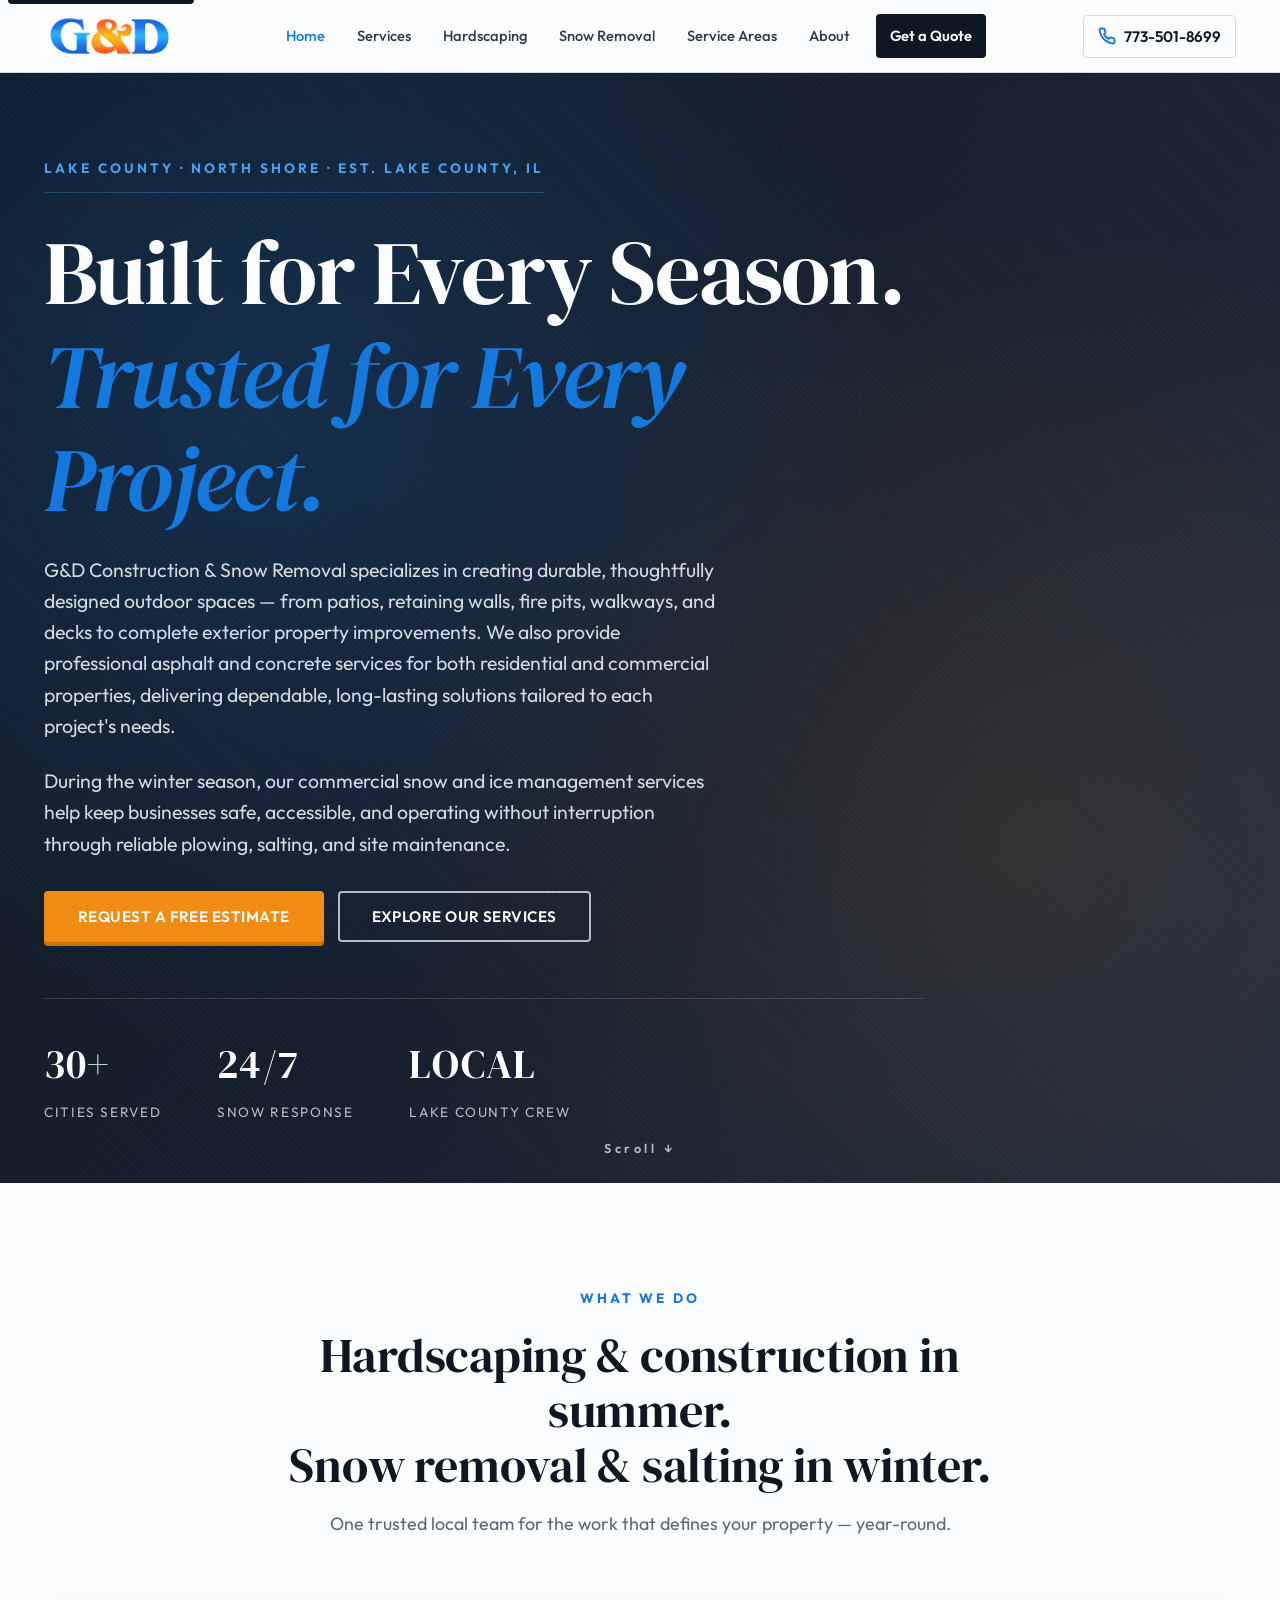
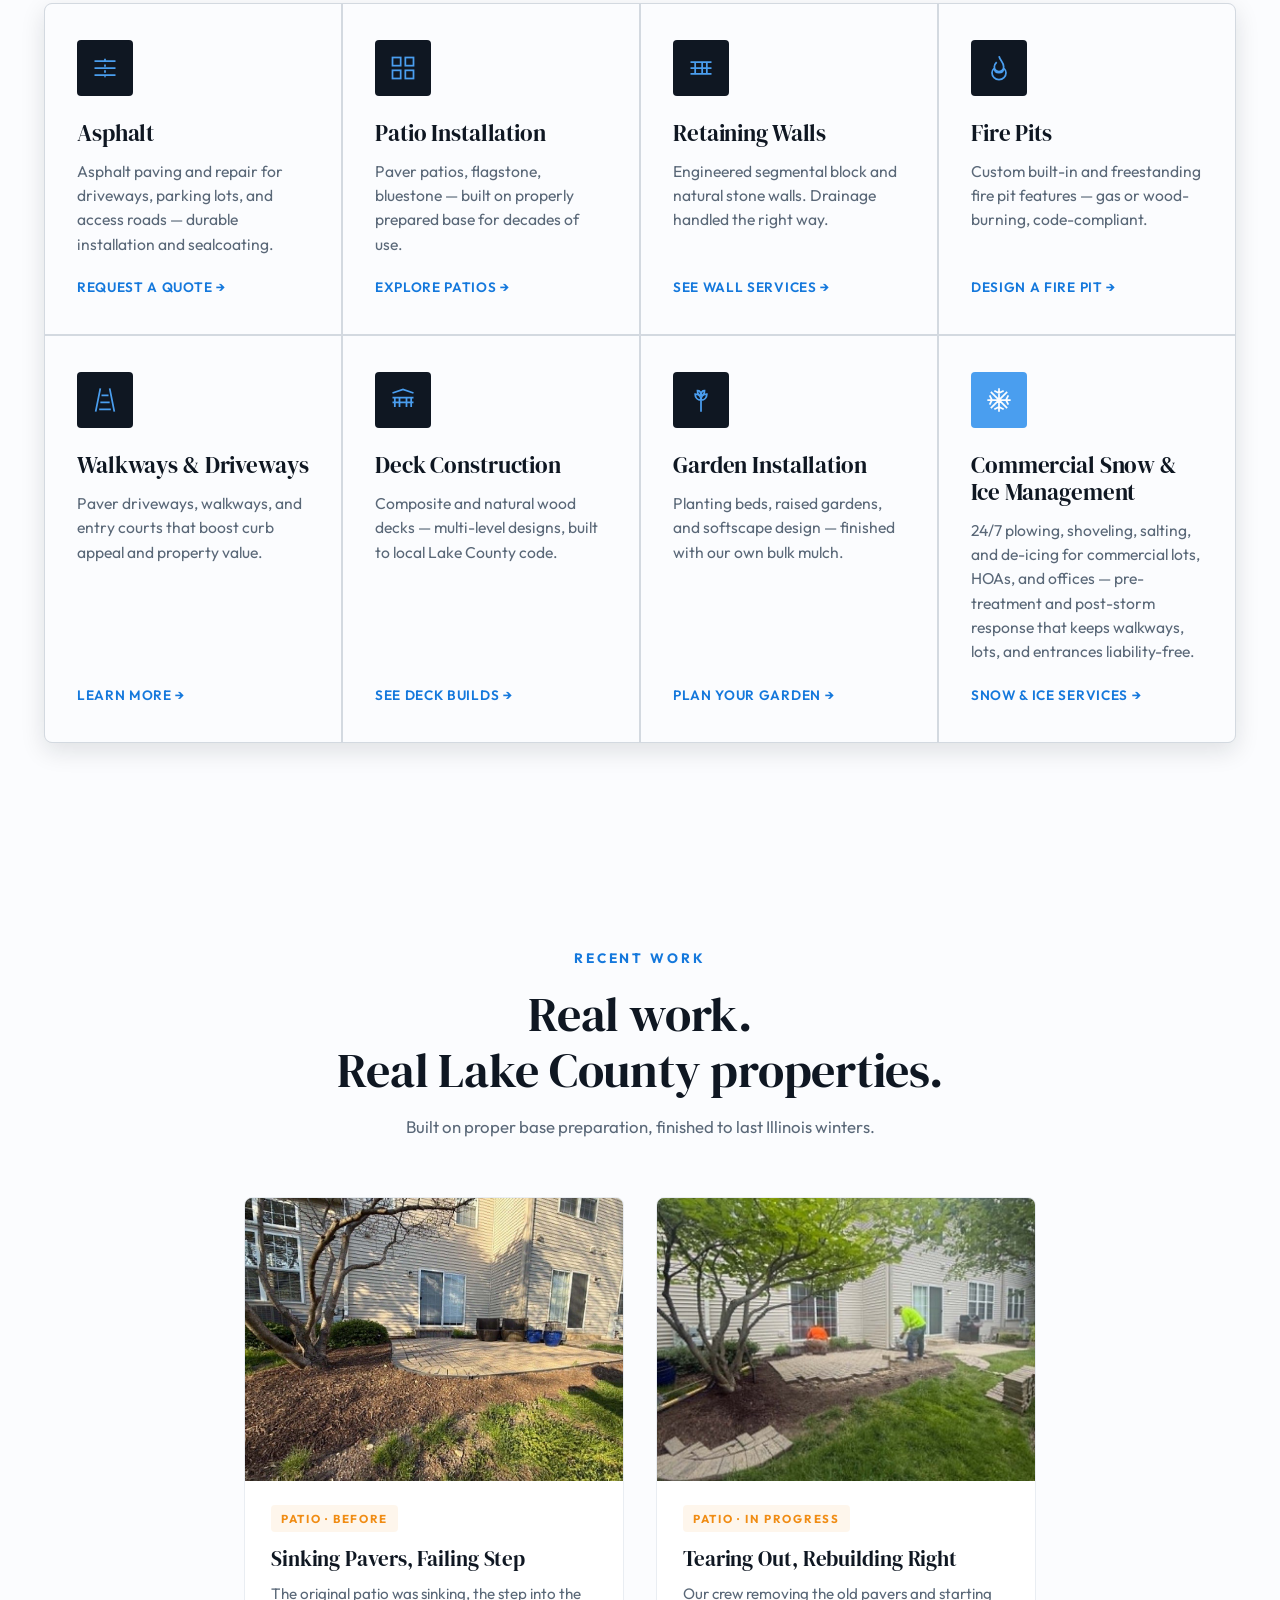
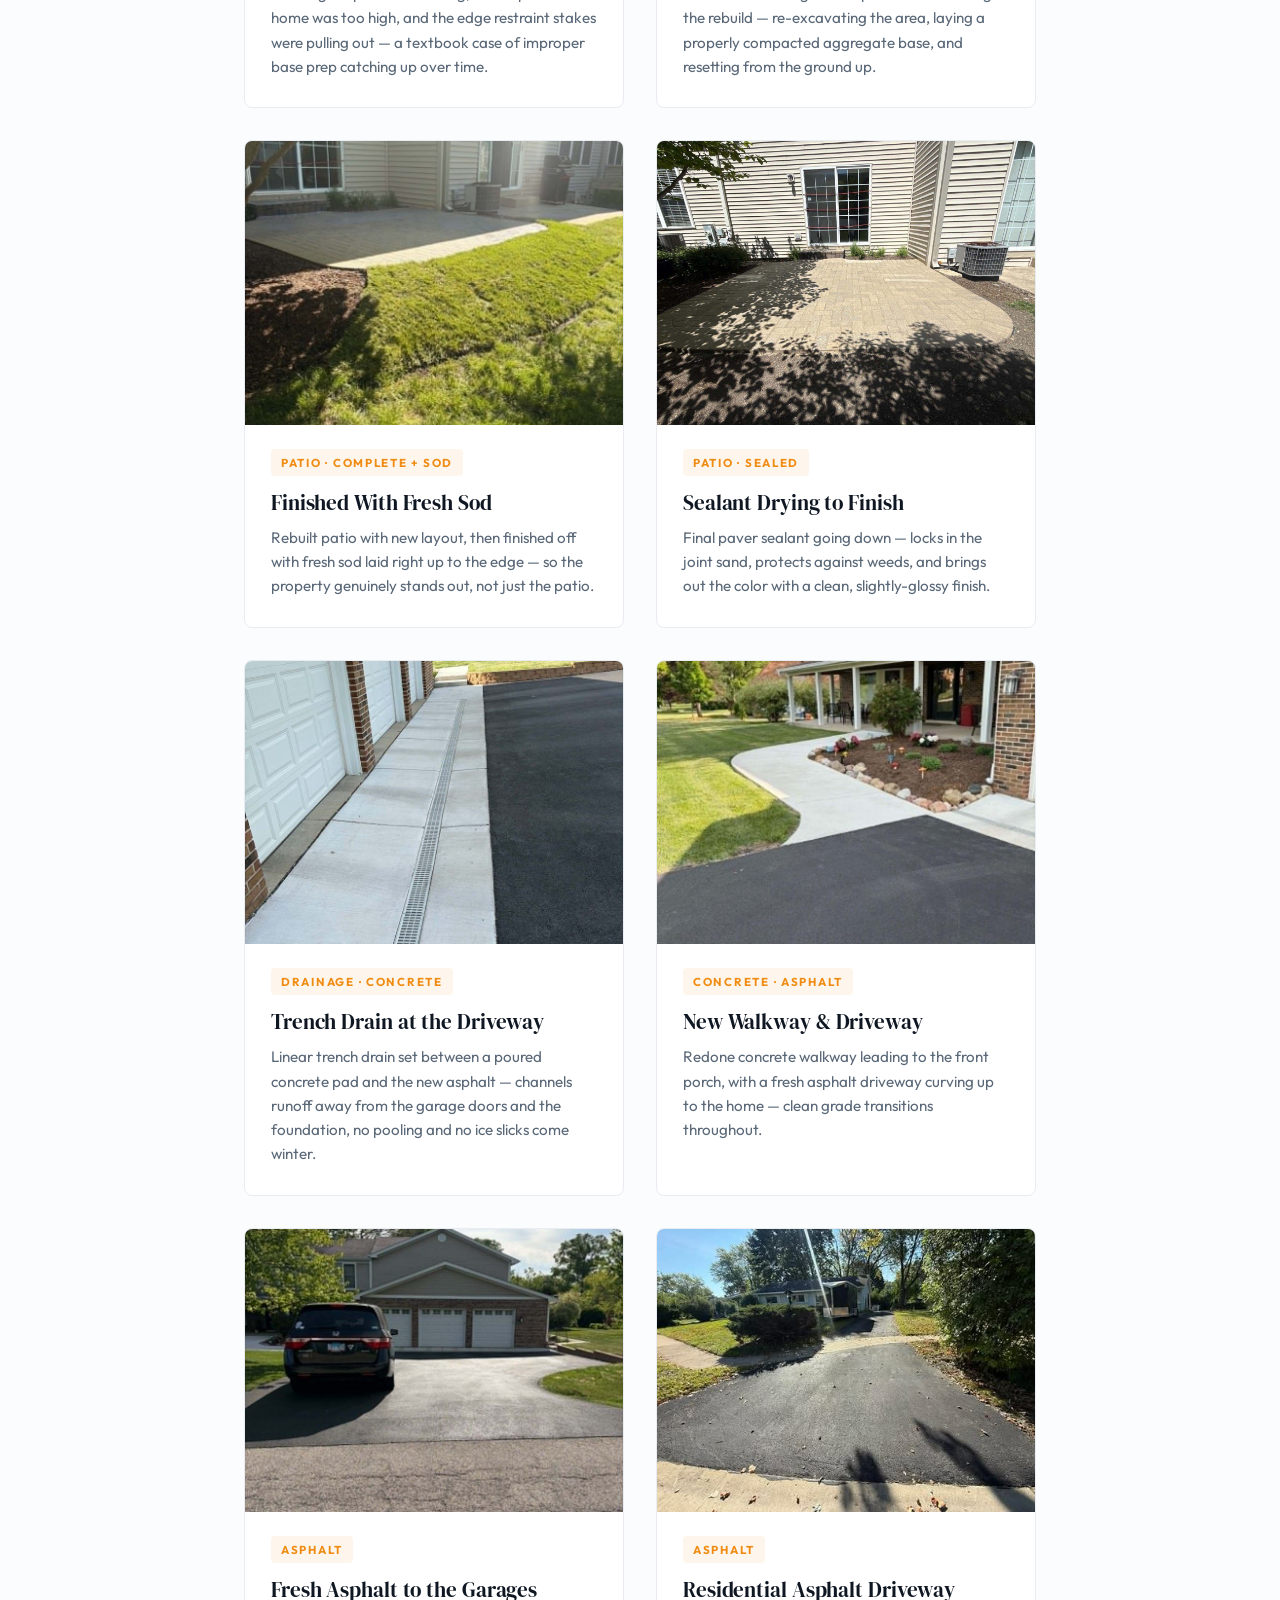
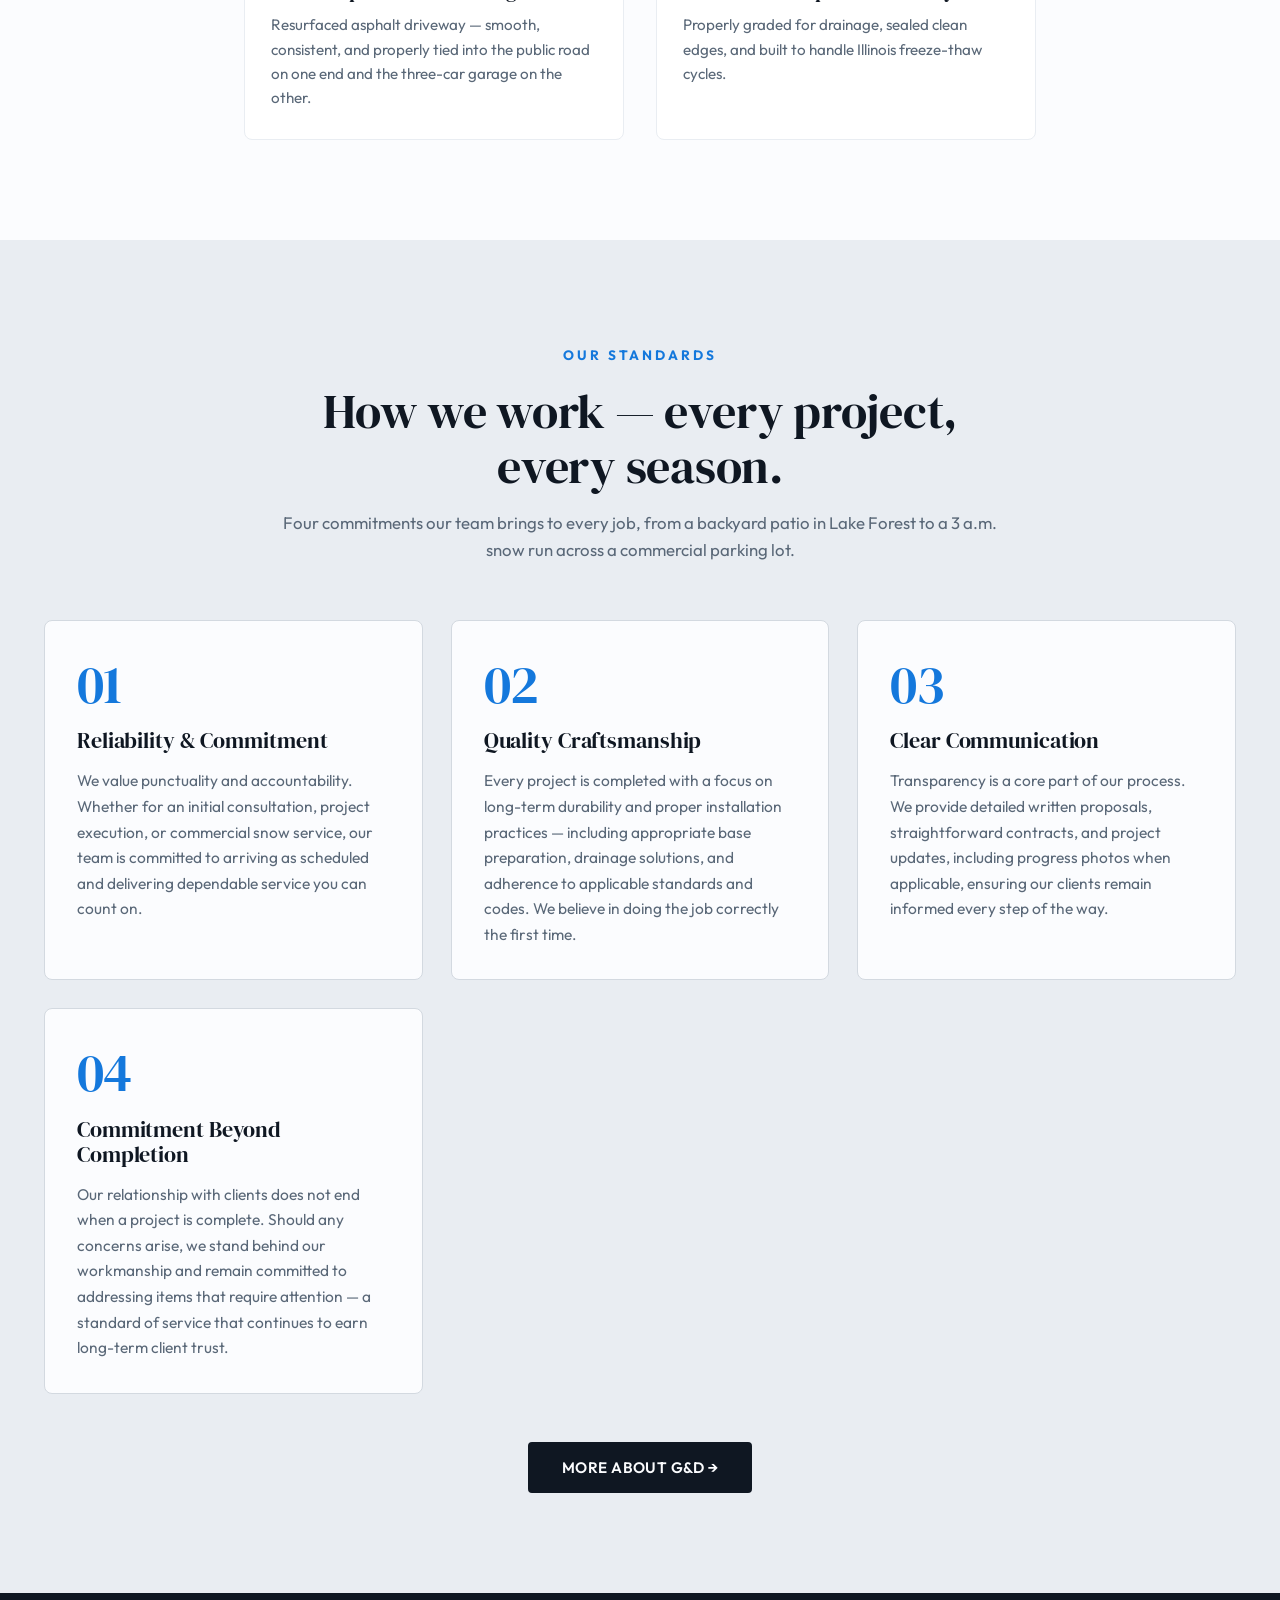
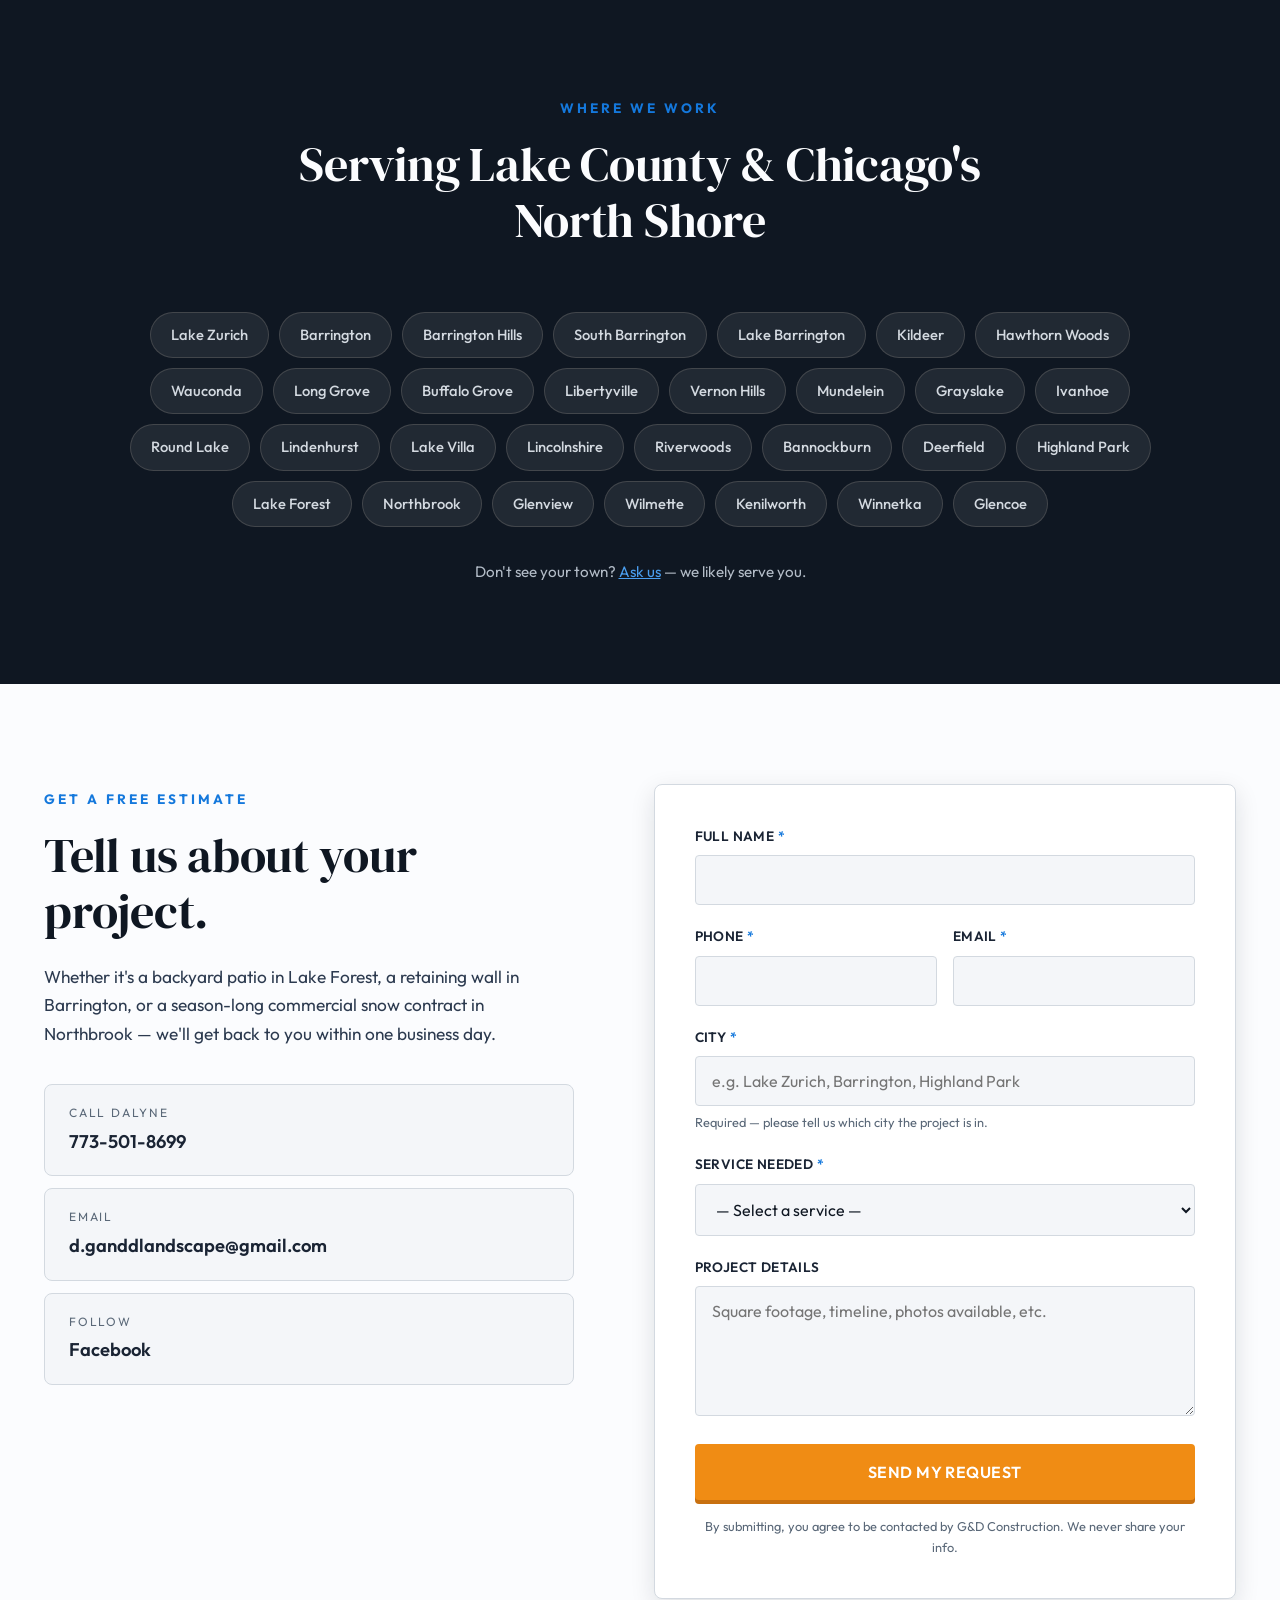
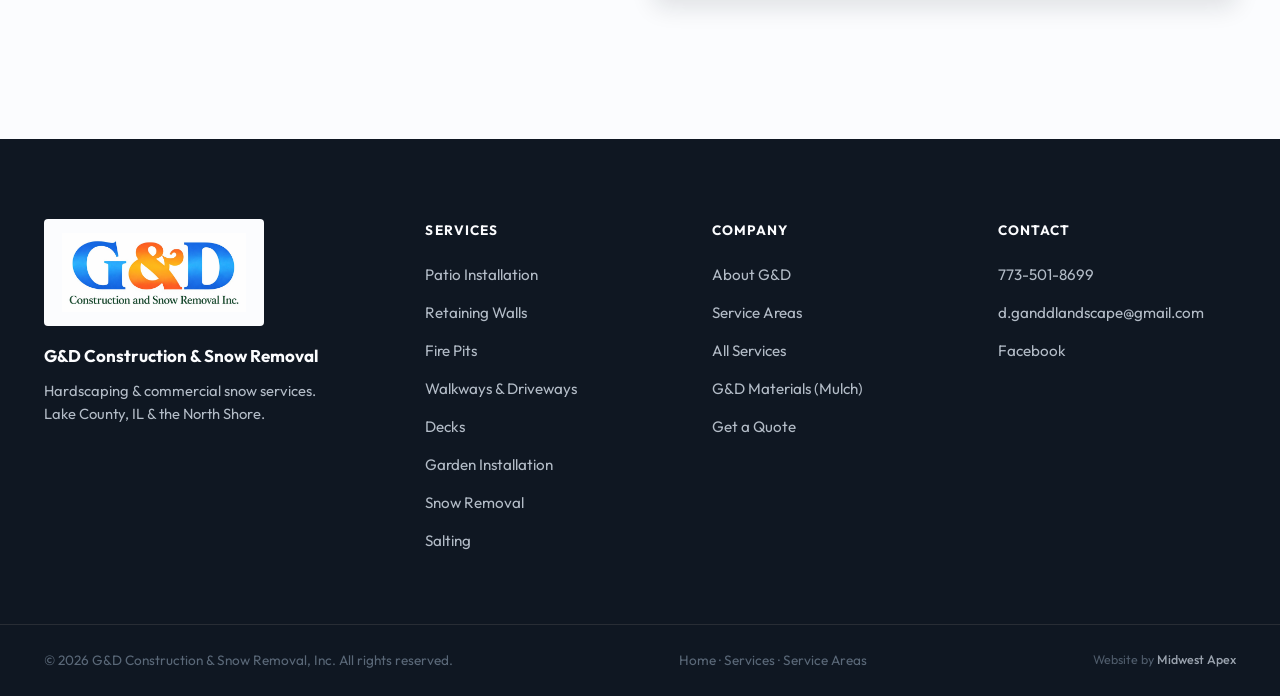
<file: index.html>
<!DOCTYPE html>
<html lang="en">
<head>
<meta charset="UTF-8">
<meta name="viewport" content="width=device-width, initial-scale=1.0">
<title>G&D Construction & Snow Removal | Hardscaping, Patios & Snow Plowing in Lake County, IL</title>
<meta name="description" content="G&D Construction & Snow Removal serves Lake County and Chicago's North Shore with patios, retaining walls, fire pits, decks, driveways, and commercial snow removal & salting. Call 773-501-8699.">
<meta name="keywords" content="hardscaping Lake County IL, patio installation North Shore, retaining walls, fire pits, snow removal Lake County, commercial snow plowing, salting services, decks, driveways, walkways, Lake Zurich, Barrington, Highland Park, Lake Forest">
<meta name="author" content="G&D Construction & Snow Removal">
<meta name="robots" content="index, follow">
<link rel="canonical" href="https://gdconstructionsnow.com/">

<!-- Open Graph -->
<meta property="og:title" content="G&D Construction & Snow Removal | Lake County & North Shore">
<meta property="og:description" content="Premier hardscaping, patios, retaining walls, decks, and commercial snow removal across Lake County and Chicago's North Shore.">
<meta property="og:type" content="website">
<meta property="og:url" content="https://gdconstructionsnow.com/">
<meta property="og:image" content="https://gdconstructionsnow.com/og-image.jpg">

<!-- Twitter Card -->
<meta name="twitter:card" content="summary_large_image">
<meta name="twitter:title" content="G&D Construction & Snow Removal">
<meta name="twitter:description" content="Hardscaping, patios, retaining walls, and commercial snow removal in Lake County, IL.">

<link rel="manifest" href="manifest.json">
<link rel="icon" type="image/png" href="GD.png">

<!-- Fonts -->
<link rel="preconnect" href="https://fonts.googleapis.com">
<link rel="preconnect" href="https://fonts.gstatic.com" crossorigin>
<link rel="stylesheet" href="https://fonts.googleapis.com/css2?family=DM+Serif+Display:ital@0;1&family=Outfit:wght@300;400;500;600;700;800&display=swap">

<link rel="stylesheet" href="styles.css">

<!-- Schema.org LocalBusiness -->
<script type="application/ld+json">
{
  "@context": "https://schema.org",
  "@type": "GeneralContractor",
  "name": "G&D Construction & Snow Removal, Inc.",
  "legalName": "G&D Construction and Snow Removal, Inc.",
  "image": "https://gdconstructionsnow.com/GD.png",
  "@id": "https://gdconstructionsnow.com/",
  "url": "https://gdconstructionsnow.com/",
  "telephone": "+1-773-501-8699",
  "email": "d.ganddlandscape@gmail.com",
  "priceRange": "$$",
  "address": {
    "@type": "PostalAddress",
    "addressRegion": "IL",
    "addressCountry": "US",
    "addressLocality": "Lake County"
  },
  "areaServed": [
    "Kildeer, IL", "Wauconda, IL", "Lake Zurich, IL", "Grayslake, IL", "Ivanhoe, IL",
    "Round Lake, IL", "Lindenhurst, IL", "Lake Villa, IL", "Barrington Hills, IL",
    "South Barrington, IL", "Lake Barrington, IL", "Winnetka, IL", "Glencoe, IL",
    "Highland Park, IL", "Lake Forest, IL", "Northbrook, IL", "Wilmette, IL",
    "Glenview, IL", "Deerfield, IL", "Kenilworth, IL", "Libertyville, IL",
    "Vernon Hills, IL", "Mundelein, IL", "Long Grove, IL", "Buffalo Grove, IL",
    "Barrington, IL", "Lincolnshire, IL", "Hawthorn Woods, IL", "Riverwoods, IL",
    "Bannockburn, IL"
  ],
  "openingHoursSpecification": {
    "@type": "OpeningHoursSpecification",
    "dayOfWeek": ["Monday","Tuesday","Wednesday","Thursday","Friday","Saturday"],
    "opens": "07:00",
    "closes": "18:00"
  },
  "sameAs": [
    "https://www.facebook.com/profile.php?id=61575381793663"
  ],
  "hasOfferCatalog": {
    "@type": "OfferCatalog",
    "name": "Construction & Snow Services",
    "itemListElement": [
      {"@type":"Offer","itemOffered":{"@type":"Service","name":"Asphalt Paving"}},
      {"@type":"Offer","itemOffered":{"@type":"Service","name":"Patio Installation"}},
      {"@type":"Offer","itemOffered":{"@type":"Service","name":"Retaining Walls"}},
      {"@type":"Offer","itemOffered":{"@type":"Service","name":"Fire Pits"}},
      {"@type":"Offer","itemOffered":{"@type":"Service","name":"Walkways & Driveways"}},
      {"@type":"Offer","itemOffered":{"@type":"Service","name":"Decks"}},
      {"@type":"Offer","itemOffered":{"@type":"Service","name":"Garden Construction"}},
      {"@type":"Offer","itemOffered":{"@type":"Service","name":"Commercial Snow & Ice Management"}}
    ]
  }
}
</script>
</head>
<body>

<!-- Skip link for accessibility -->
<a href="#main" class="skip-link">Skip to main content</a>

<!-- Header -->
<header class="site-header">
  <div class="container header-inner">
    <a href="index.html" class="logo" aria-label="G&D Construction & Snow Removal home">
      <img src="GD.png" alt="G&D Construction & Snow Removal" width="131" height="44">
      <span class="logo-text"><strong>G&amp;D</strong><em>Construction &amp; Snow</em></span>
    </a>
    <nav class="primary-nav" aria-label="Primary">
      <button class="nav-toggle" aria-expanded="false" aria-controls="nav-menu">
        <span></span><span></span><span></span>
        <span class="sr-only">Menu</span>
      </button>
      <ul id="nav-menu">
        <li><a href="index.html" class="active">Home</a></li>
        <li><a href="services.html">Services</a></li>
        <li><a href="hardscaping.html">Hardscaping</a></li>
        <li><a href="snow-removal.html">Snow Removal</a></li>
        <li><a href="service-areas.html">Service Areas</a></li>
        <li><a href="about.html">About</a></li>
        <li><a href="#contact" class="btn-nav">Get a Quote</a></li>
      </ul>
    </nav>
    <a href="tel:7735018699" class="phone-cta" aria-label="Call 773-501-8699">
      <svg width="18" height="18" viewBox="0 0 24 24" fill="none" stroke="currentColor" stroke-width="2.5"><path d="M22 16.92v3a2 2 0 0 1-2.18 2 19.79 19.79 0 0 1-8.63-3.07 19.5 19.5 0 0 1-6-6 19.79 19.79 0 0 1-3.07-8.67A2 2 0 0 1 4.11 2h3a2 2 0 0 1 2 1.72 12.84 12.84 0 0 0 .7 2.81 2 2 0 0 1-.45 2.11L8.09 9.91a16 16 0 0 0 6 6l1.27-1.27a2 2 0 0 1 2.11-.45 12.84 12.84 0 0 0 2.81.7A2 2 0 0 1 22 16.92z"/></svg>
      773-501-8699
    </a>
  </div>
</header>

<main id="main">

<!-- Hero -->
<section class="hero">
  <div class="hero-bg" aria-hidden="true"></div>
  <div class="container hero-inner">
    <div class="hero-content">
      <span class="eyebrow">Lake County &middot; North Shore &middot; Est. Lake County, IL</span>
      <h1>Built for Every Season.<br><span class="accent">Trusted for Every Project.</span></h1>
      <p class="lede">G&amp;D Construction &amp; Snow Removal specializes in creating durable, thoughtfully designed outdoor spaces — from patios, retaining walls, fire pits, walkways, and decks to complete exterior property improvements. We also provide professional asphalt and concrete services for both residential and commercial properties, delivering dependable, long-lasting solutions tailored to each project's needs.</p>
      <p class="lede" style="margin-top: -8px;">During the winter season, our commercial snow and ice management services help keep businesses safe, accessible, and operating without interruption through reliable plowing, salting, and site maintenance.</p>
      <div class="hero-ctas">
        <a href="#contact" class="btn btn-primary">Request a Free Estimate</a>
        <a href="services.html" class="btn btn-ghost">Explore Our Services</a>
      </div>
      <ul class="hero-trust">
        <li><strong>30+</strong> Cities Served</li>
        <li><strong>24/7</strong> Snow Response</li>
        <li><strong>Local</strong> Lake County Crew</li>
      </ul>
    </div>
  </div>
  <div class="hero-scroll" aria-hidden="true">Scroll ↓</div>
</section>

<!-- Services Grid -->
<section class="services-section section-pad" id="services">
  <div class="container">
    <div class="section-head">
      <span class="section-eyebrow">What We Do</span>
      <h2>Hardscaping &amp; construction in summer.<br>Snow removal &amp; salting in winter.</h2>
      <p>One trusted local team for the work that defines your property — year-round.</p>
    </div>

    <div class="service-grid">
      <a href="index.html?service=Asphalt#contact" class="service-card">
        <div class="service-icon" aria-hidden="true">
          <svg viewBox="0 0 24 24" fill="none" stroke="currentColor" stroke-width="1.5"><path d="M3 18h18M3 12h18M3 6h18" stroke-dasharray="0"/><path d="M12 4v16" stroke-dasharray="2 3"/></svg>
        </div>
        <h3>Asphalt</h3>
        <p>Asphalt paving and repair for driveways, parking lots, and access roads — durable installation and sealcoating.</p>
        <span class="card-link">Request a quote →</span>
      </a>

      <a href="patios.html" class="service-card">
        <div class="service-icon" aria-hidden="true">
          <svg viewBox="0 0 24 24" fill="none" stroke="currentColor" stroke-width="1.5"><rect x="3" y="3" width="7" height="7"/><rect x="14" y="3" width="7" height="7"/><rect x="3" y="14" width="7" height="7"/><rect x="14" y="14" width="7" height="7"/></svg>
        </div>
        <h3>Patio Installation</h3>
        <p>Paver patios, flagstone, bluestone — built on properly prepared base for decades of use.</p>
        <span class="card-link">Explore patios →</span>
      </a>

      <a href="retaining-walls.html" class="service-card">
        <div class="service-icon" aria-hidden="true">
          <svg viewBox="0 0 24 24" fill="none" stroke="currentColor" stroke-width="1.5"><path d="M3 7h18M3 12h18M3 17h18M7 7v10M13 7v10M17 7v10"/></svg>
        </div>
        <h3>Retaining Walls</h3>
        <p>Engineered segmental block and natural stone walls. Drainage handled the right way.</p>
        <span class="card-link">See wall services →</span>
      </a>

      <a href="fire-pits.html" class="service-card">
        <div class="service-icon" aria-hidden="true">
          <svg viewBox="0 0 24 24" fill="none" stroke="currentColor" stroke-width="1.5"><path d="M12 2c1 4 4 5 4 9a4 4 0 0 1-8 0c0-2 1-3 2-4M12 22a6 6 0 0 0 6-6c0-2-1-3-2-4 0 3-2 4-4 4s-4-1-4-4c-1 1-2 2-2 4a6 6 0 0 0 6 6z"/></svg>
        </div>
        <h3>Fire Pits</h3>
        <p>Custom built-in and freestanding fire pit features — gas or wood-burning, code-compliant.</p>
        <span class="card-link">Design a fire pit →</span>
      </a>

      <a href="walkways-driveways.html" class="service-card">
        <div class="service-icon" aria-hidden="true">
          <svg viewBox="0 0 24 24" fill="none" stroke="currentColor" stroke-width="1.5"><path d="M4 22l4-20M20 22l-4-20M9 8h6M8 14h8M7 20h10"/></svg>
        </div>
        <h3>Walkways &amp; Driveways</h3>
        <p>Paver driveways, walkways, and entry courts that boost curb appeal and property value.</p>
        <span class="card-link">Learn more →</span>
      </a>

      <a href="decks.html" class="service-card">
        <div class="service-icon" aria-hidden="true">
          <svg viewBox="0 0 24 24" fill="none" stroke="currentColor" stroke-width="1.5"><path d="M3 10h18M3 14h18M5 10v8M9 10v8M15 10v8M19 10v8M3 6l9-3 9 3"/></svg>
        </div>
        <h3>Deck Construction</h3>
        <p>Composite and natural wood decks — multi-level designs, built to local Lake County code.</p>
        <span class="card-link">See deck builds →</span>
      </a>

      <a href="gardens.html" class="service-card">
        <div class="service-icon" aria-hidden="true">
          <svg viewBox="0 0 24 24" fill="none" stroke="currentColor" stroke-width="1.5"><path d="M12 22V12M12 12c-3 0-5-2-5-5 3 0 5 2 5 5zM12 12c3 0 5-2 5-5-3 0-5 2-5 5zM12 8c0-2 1-4 3-4 0 2-1 4-3 4zM12 8c0-2-1-4-3-4 0 2 1 4 3 4z"/></svg>
        </div>
        <h3>Garden Installation</h3>
        <p>Planting beds, raised gardens, and softscape design — finished with our own bulk mulch.</p>
        <span class="card-link">Plan your garden →</span>
      </a>

      <a href="snow-removal.html" class="service-card service-card-snow">
        <div class="service-icon" aria-hidden="true">
          <svg viewBox="0 0 24 24" fill="none" stroke="currentColor" stroke-width="1.5"><path d="M12 2v20M2 12h20M5 5l14 14M19 5L5 19M8 4l4 2 4-2M8 20l4-2 4 2M4 8l2 4-2 4M20 8l-2 4 2 4"/></svg>
        </div>
        <h3>Commercial Snow &amp; Ice Management</h3>
        <p>24/7 plowing, shoveling, salting, and de-icing for commercial lots, HOAs, and offices — pre-treatment and post-storm response that keeps walkways, lots, and entrances liability-free.</p>
        <span class="card-link">Snow &amp; ice services →</span>
      </a>
    </div>
  </div>
</section>

<!-- Recent Work -->
<section class="work-section section-pad">
  <div class="container">
    <div class="section-head" style="text-align:center; max-width: 720px; margin: 0 auto 56px;">
      <span class="section-eyebrow">Recent Work</span>
      <h2>Real work.<br>Real Lake County properties.</h2>
      <p class="section-sub">Built on proper base preparation, finished to last Illinois winters.</p>
    </div>
    <div class="work-grid">
      <figure class="work-card">
        <div class="work-photo">
          <img src="patio-before.jpg" alt="Sinking and failing patio before G&D Construction rebuild" loading="lazy" width="1379" height="1034">
        </div>
        <figcaption>
          <span class="work-tag">Patio · Before</span>
          <h3>Sinking Pavers, Failing Step</h3>
          <p>The original patio was sinking, the step into the home was too high, and the edge restraint stakes were pulling out — a textbook case of improper base prep catching up over time.</p>
        </figcaption>
      </figure>

      <figure class="work-card">
        <div class="work-photo">
          <img src="patio-progress.jpg" alt="G&D Construction crew removing pavers and rebuilding the patio base" loading="lazy" width="776" height="1034">
        </div>
        <figcaption>
          <span class="work-tag">Patio · In Progress</span>
          <h3>Tearing Out, Rebuilding Right</h3>
          <p>Our crew removing the old pavers and starting the rebuild — re-excavating the area, laying a properly compacted aggregate base, and resetting from the ground up.</p>
        </figcaption>
      </figure>

      <figure class="work-card">
        <div class="work-photo">
          <img src="patio-complete-sod.jpg" alt="Completed patio with fresh sod laid around it by G&D Construction" loading="lazy" width="776" height="1034">
        </div>
        <figcaption>
          <span class="work-tag">Patio · Complete + Sod</span>
          <h3>Finished With Fresh Sod</h3>
          <p>Rebuilt patio with new layout, then finished off with fresh sod laid right up to the edge — so the property genuinely stands out, not just the patio.</p>
        </figcaption>
      </figure>

      <figure class="work-card">
        <div class="work-photo">
          <img src="patio-sealed.jpg" alt="Newly sealed patio drying with a slight shine from G&D Construction" loading="lazy" width="1379" height="1034">
        </div>
        <figcaption>
          <span class="work-tag">Patio · Sealed</span>
          <h3>Sealant Drying to Finish</h3>
          <p>Final paver sealant going down — locks in the joint sand, protects against weeds, and brings out the color with a clean, slightly-glossy finish.</p>
        </figcaption>
      </figure>

      <figure class="work-card">
        <div class="work-photo">
          <img src="drainage-trench.jpg" alt="Linear trench drain set between concrete pad and asphalt driveway by G&D Construction" loading="lazy" width="776" height="1034">
        </div>
        <figcaption>
          <span class="work-tag">Drainage · Concrete</span>
          <h3>Trench Drain at the Driveway</h3>
          <p>Linear trench drain set between a poured concrete pad and the new asphalt — channels runoff away from the garage doors and the foundation, no pooling and no ice slicks come winter.</p>
        </figcaption>
      </figure>

      <figure class="work-card">
        <div class="work-photo">
          <img src="driveway-walkway.jpg" alt="New asphalt driveway with redone concrete walkway to the front porch" loading="lazy" width="776" height="1034">
        </div>
        <figcaption>
          <span class="work-tag">Concrete · Asphalt</span>
          <h3>New Walkway &amp; Driveway</h3>
          <p>Redone concrete walkway leading to the front porch, with a fresh asphalt driveway curving up to the home — clean grade transitions throughout.</p>
        </figcaption>
      </figure>

      <figure class="work-card">
        <div class="work-photo">
          <img src="asphalt-garage-driveway.jpg" alt="Fresh asphalt driveway leading to a three-car garage installed by G&D Construction" loading="lazy" width="776" height="1034">
        </div>
        <figcaption>
          <span class="work-tag">Asphalt</span>
          <h3>Fresh Asphalt to the Garages</h3>
          <p>Resurfaced asphalt driveway — smooth, consistent, and properly tied into the public road on one end and the three-car garage on the other.</p>
        </figcaption>
      </figure>

      <figure class="work-card">
        <div class="work-photo">
          <img src="asphalt-driveway.jpg" alt="Fresh asphalt driveway installed by G&D Construction in Lake County, IL" loading="lazy" width="480" height="360">
        </div>
        <figcaption>
          <span class="work-tag">Asphalt</span>
          <h3>Residential Asphalt Driveway</h3>
          <p>Properly graded for drainage, sealed clean edges, and built to handle Illinois freeze-thaw cycles.</p>
        </figcaption>
      </figure>
    </div>
  </div>
</section>

<!-- Our Standards -->
<section class="standards-section section-pad">
  <div class="container">
    <div class="section-head" style="text-align:center; max-width: 720px; margin: 0 auto 56px;">
      <span class="section-eyebrow">Our Standards</span>
      <h2>How we work — every project, every season.</h2>
      <p class="section-sub">Four commitments our team brings to every job, from a backyard patio in Lake Forest to a 3 a.m. snow run across a commercial parking lot.</p>
    </div>
    <div class="standards-grid">
      <article class="standard-card">
        <span class="standard-num">01</span>
        <h3>Reliability &amp; Commitment</h3>
        <p>We value punctuality and accountability. Whether for an initial consultation, project execution, or commercial snow service, our team is committed to arriving as scheduled and delivering dependable service you can count on.</p>
      </article>
      <article class="standard-card">
        <span class="standard-num">02</span>
        <h3>Quality Craftsmanship</h3>
        <p>Every project is completed with a focus on long-term durability and proper installation practices — including appropriate base preparation, drainage solutions, and adherence to applicable standards and codes. We believe in doing the job correctly the first time.</p>
      </article>
      <article class="standard-card">
        <span class="standard-num">03</span>
        <h3>Clear Communication</h3>
        <p>Transparency is a core part of our process. We provide detailed written proposals, straightforward contracts, and project updates, including progress photos when applicable, ensuring our clients remain informed every step of the way.</p>
      </article>
      <article class="standard-card">
        <span class="standard-num">04</span>
        <h3>Commitment Beyond Completion</h3>
        <p>Our relationship with clients does not end when a project is complete. Should any concerns arise, we stand behind our workmanship and remain committed to addressing items that require attention — a standard of service that continues to earn long-term client trust.</p>
      </article>
    </div>
    <div style="text-align:center; margin-top: 48px;">
      <a href="about.html" class="btn btn-secondary">More about G&amp;D →</a>
    </div>
  </div>
</section>

<!-- Service Areas Strip -->
<section class="areas-strip section-pad">
  <div class="container">
    <div class="section-head section-head-light">
      <span class="section-eyebrow">Where We Work</span>
      <h2>Serving Lake County &amp; Chicago's North Shore</h2>
    </div>
    <div class="areas-cloud">
      <a href="service-areas.html#lake-zurich">Lake Zurich</a>
      <a href="service-areas.html#barrington">Barrington</a>
      <a href="service-areas.html#barrington-hills">Barrington Hills</a>
      <a href="service-areas.html#south-barrington">South Barrington</a>
      <a href="service-areas.html#lake-barrington">Lake Barrington</a>
      <a href="service-areas.html#kildeer">Kildeer</a>
      <a href="service-areas.html#hawthorn-woods">Hawthorn Woods</a>
      <a href="service-areas.html#wauconda">Wauconda</a>
      <a href="service-areas.html#long-grove">Long Grove</a>
      <a href="service-areas.html#buffalo-grove">Buffalo Grove</a>
      <a href="service-areas.html#libertyville">Libertyville</a>
      <a href="service-areas.html#vernon-hills">Vernon Hills</a>
      <a href="service-areas.html#mundelein">Mundelein</a>
      <a href="service-areas.html#grayslake">Grayslake</a>
      <a href="service-areas.html#ivanhoe">Ivanhoe</a>
      <a href="service-areas.html#round-lake">Round Lake</a>
      <a href="service-areas.html#lindenhurst">Lindenhurst</a>
      <a href="service-areas.html#lake-villa">Lake Villa</a>
      <a href="service-areas.html#lincolnshire">Lincolnshire</a>
      <a href="service-areas.html#riverwoods">Riverwoods</a>
      <a href="service-areas.html#bannockburn">Bannockburn</a>
      <a href="service-areas.html#deerfield">Deerfield</a>
      <a href="service-areas.html#highland-park">Highland Park</a>
      <a href="service-areas.html#lake-forest">Lake Forest</a>
      <a href="service-areas.html#northbrook">Northbrook</a>
      <a href="service-areas.html#glenview">Glenview</a>
      <a href="service-areas.html#wilmette">Wilmette</a>
      <a href="service-areas.html#kenilworth">Kenilworth</a>
      <a href="service-areas.html#winnetka">Winnetka</a>
      <a href="service-areas.html#glencoe">Glencoe</a>
    </div>
    <p class="areas-note">Don't see your town? <a href="#contact">Ask us</a> — we likely serve you.</p>
  </div>
</section>

<!-- Contact / Quote Form -->
<section class="contact-section section-pad" id="contact">
  <div class="container contact-inner">
    <div class="contact-text">
      <span class="section-eyebrow">Get a Free Estimate</span>
      <h2>Tell us about your project.</h2>
      <p>Whether it's a backyard patio in Lake Forest, a retaining wall in Barrington, or a season-long commercial snow contract in Northbrook — we'll get back to you within one business day.</p>

      <div class="contact-cards">
        <a href="tel:7735018699" class="contact-card">
          <span class="contact-card-label">Call Dalyne</span>
          <strong>773-501-8699</strong>
        </a>
        <a href="mailto:d.ganddlandscape@gmail.com" class="contact-card">
          <span class="contact-card-label">Email</span>
          <strong>d.ganddlandscape@gmail.com</strong>
        </a>
        <a href="https://www.facebook.com/profile.php?id=61575381793663" class="contact-card" target="_blank" rel="noopener">
          <span class="contact-card-label">Follow</span>
          <strong>Facebook</strong>
        </a>
      </div>
    </div>

    <form class="quote-form" action="https://formsubmit.co/d.ganddlandscape@gmail.com" method="POST">
      <input type="hidden" name="_subject" value="New Quote Request — G&D Construction Website">
      <input type="hidden" name="_captcha" value="true">
      <input type="hidden" name="_template" value="table">
      <input type="hidden" name="_next" value="https://gdconstructionsnow.com/thank-you.html">
      <input type="text" name="_honey" style="display:none">

      <div class="form-row">
        <label for="name">Full Name <span class="req">*</span></label>
        <input type="text" id="name" name="name" required autocomplete="name">
      </div>

      <div class="form-row form-row-split">
        <div>
          <label for="phone">Phone <span class="req">*</span></label>
          <input type="tel" id="phone" name="phone" required autocomplete="tel">
        </div>
        <div>
          <label for="email">Email <span class="req">*</span></label>
          <input type="email" id="email" name="email" required autocomplete="email">
        </div>
      </div>

      <!-- City is MANDATORY per client request -->
      <div class="form-row">
        <label for="city">City <span class="req">*</span></label>
        <input type="text" id="city" name="city" required placeholder="e.g. Lake Zurich, Barrington, Highland Park" autocomplete="address-level2">
        <small class="form-help">Required — please tell us which city the project is in.</small>
      </div>

      <div class="form-row">
        <label for="service">Service Needed <span class="req">*</span></label>
        <select id="service" name="service" required>
          <option value="">— Select a service —</option>
          <optgroup label="Construction & Hardscaping">
            <option>Patio Installation</option>
            <option>Retaining Wall</option>
            <option>Fire Pit</option>
            <option>Walkway</option>
            <option>Driveway (Pavers)</option>
            <option>Deck Construction</option>
            <option>Garden / Landscape Beds</option>
          </optgroup>
          <optgroup label="Asphalt & Paving">
            <option>Asphalt</option>
            <option>Asphalt Driveway</option>
            <option>Asphalt Parking Lot</option>
            <option>Sealcoating / Repair</option>
          </optgroup>
          <optgroup label="Snow & Ice">
            <option>Commercial Snow &amp; Ice Management</option>
            <option>Seasonal Snow Contract</option>
          </optgroup>
          <optgroup label="Mulch & Materials">
            <option>Bulk Mulch Delivery</option>
            <option>Gravel / Stone / Topsoil</option>
          </optgroup>
          <option>Other / Not Sure Yet</option>
        </select>
      </div>

      <div class="form-row">
        <label for="message">Project Details</label>
        <textarea id="message" name="message" rows="5" placeholder="Square footage, timeline, photos available, etc."></textarea>
      </div>

      <button type="submit" class="btn btn-primary btn-block">Send My Request</button>
      <p class="form-foot">By submitting, you agree to be contacted by G&amp;D Construction. We never share your info.</p>
    </form>
  </div>
</section>

</main>

<!-- Footer -->
<footer class="site-footer">
  <div class="container footer-inner">
    <div class="footer-col footer-brand">
      <img src="GD-full.png" alt="G&D Construction &amp; Snow Removal" width="209" height="90">
      <p><strong>G&amp;D Construction &amp; Snow Removal</strong></p>
      <p class="footer-tag">Hardscaping &amp; commercial snow services. Lake County, IL &amp; the North Shore.</p>
    </div>

    <div class="footer-col">
      <h4>Services</h4>
      <ul>
        <li><a href="patios.html">Patio Installation</a></li>
        <li><a href="retaining-walls.html">Retaining Walls</a></li>
        <li><a href="fire-pits.html">Fire Pits</a></li>
        <li><a href="walkways-driveways.html">Walkways &amp; Driveways</a></li>
        <li><a href="decks.html">Decks</a></li>
        <li><a href="gardens.html">Garden Installation</a></li>
        <li><a href="snow-removal.html">Snow Removal</a></li>
        <li><a href="salting.html">Salting</a></li>
      </ul>
    </div>

    <div class="footer-col">
      <h4>Company</h4>
      <ul>
        <li><a href="about.html">About G&amp;D</a></li>
        <li><a href="service-areas.html">Service Areas</a></li>
        <li><a href="services.html">All Services</a></li>
        <li><a href="https://gdmulchmaterials.com" target="_blank" rel="noopener">G&amp;D Materials (Mulch)</a></li>
        <li><a href="#contact">Get a Quote</a></li>
      </ul>
    </div>

    <div class="footer-col">
      <h4>Contact</h4>
      <ul class="footer-contact">
        <li><a href="tel:7735018699">773-501-8699</a></li>
        <li><a href="mailto:d.ganddlandscape@gmail.com">d.ganddlandscape@gmail.com</a></li>
        <li><a href="https://www.facebook.com/profile.php?id=61575381793663" target="_blank" rel="noopener">Facebook</a></li>
      </ul>
    </div>
  </div>
  <div class="footer-bottom">
    <div class="container">
      <p>&copy; <span id="year"></span> G&amp;D Construction &amp; Snow Removal, Inc. All rights reserved.</p>
      <p class="footer-bottom-links"><a href="index.html">Home</a> · <a href="services.html">Services</a> · <a href="service-areas.html">Service Areas</a></p>
      <p class="footer-credit">Website by <a href="https://midwestapex.com" target="_blank" rel="noopener">Midwest Apex</a></p>
    </div>
  </div>
</footer>

<script src="script.js"></script>
</body>
</html>
</file>
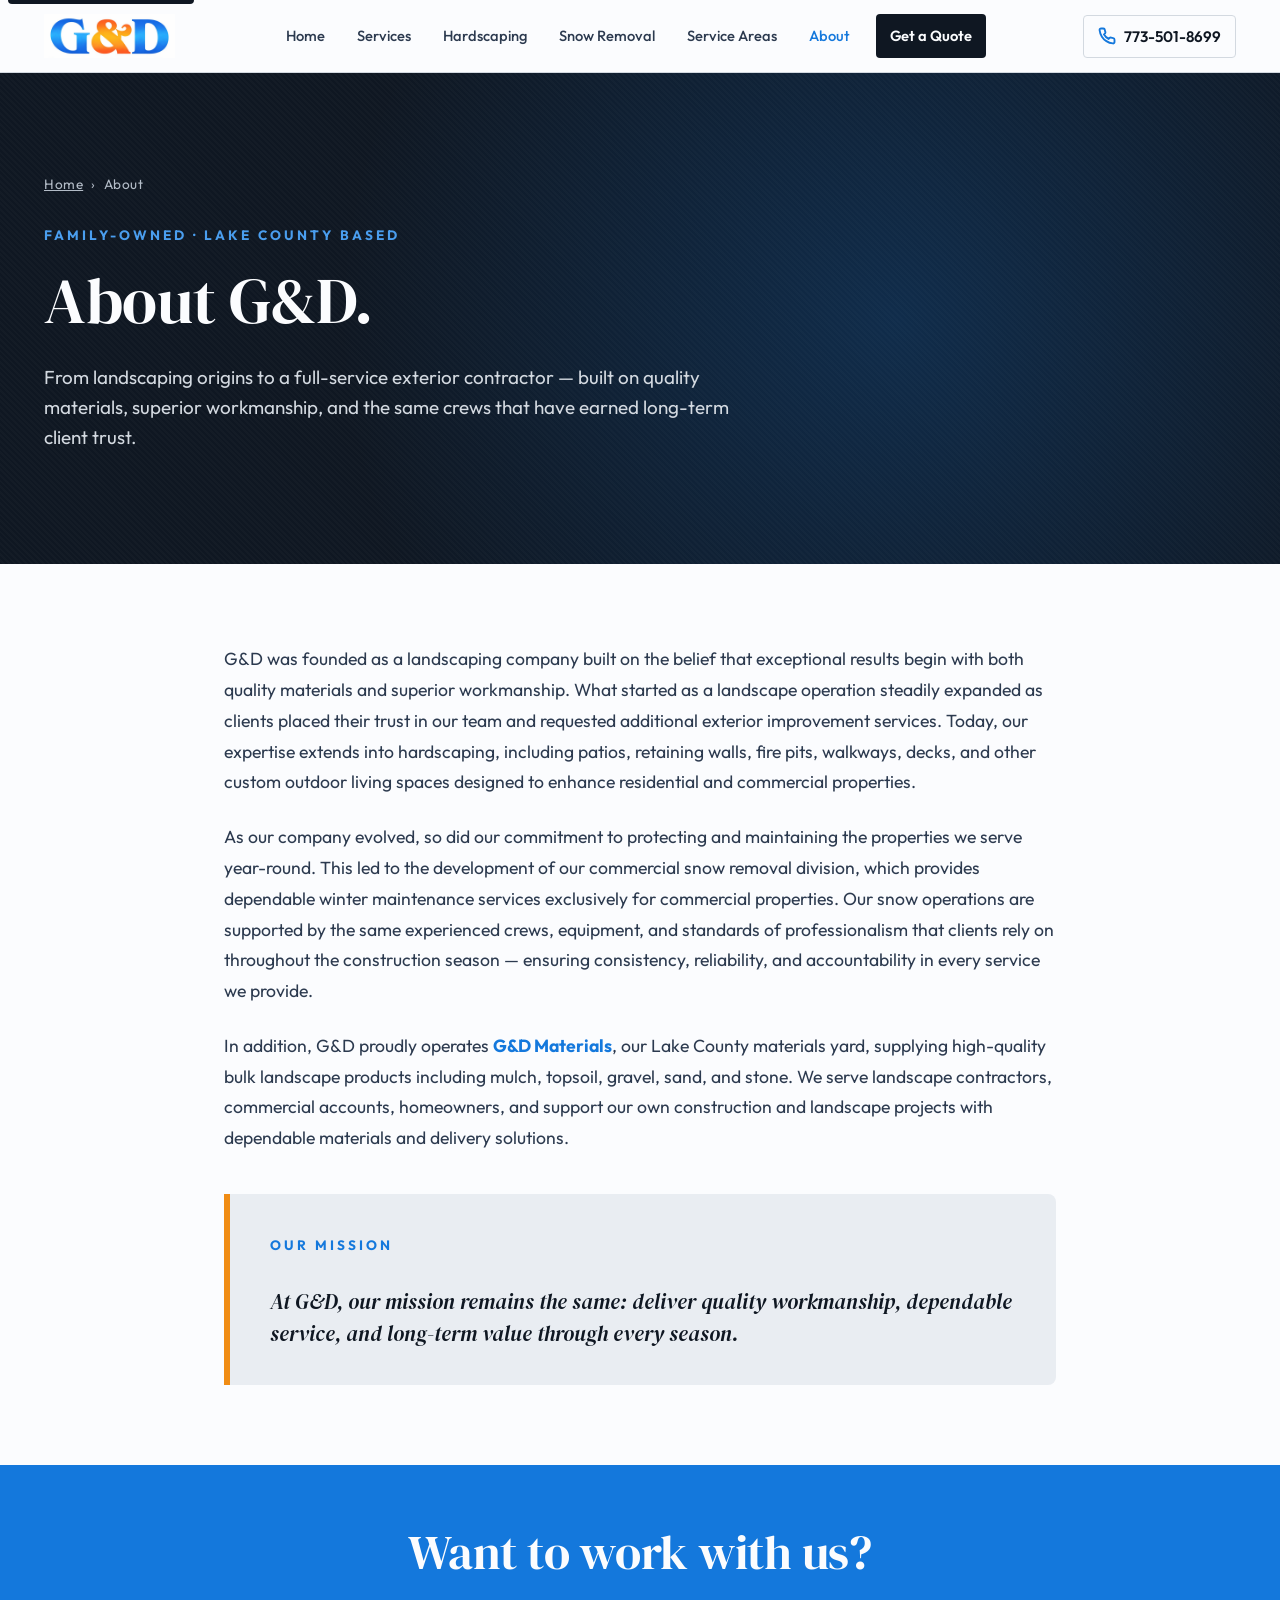
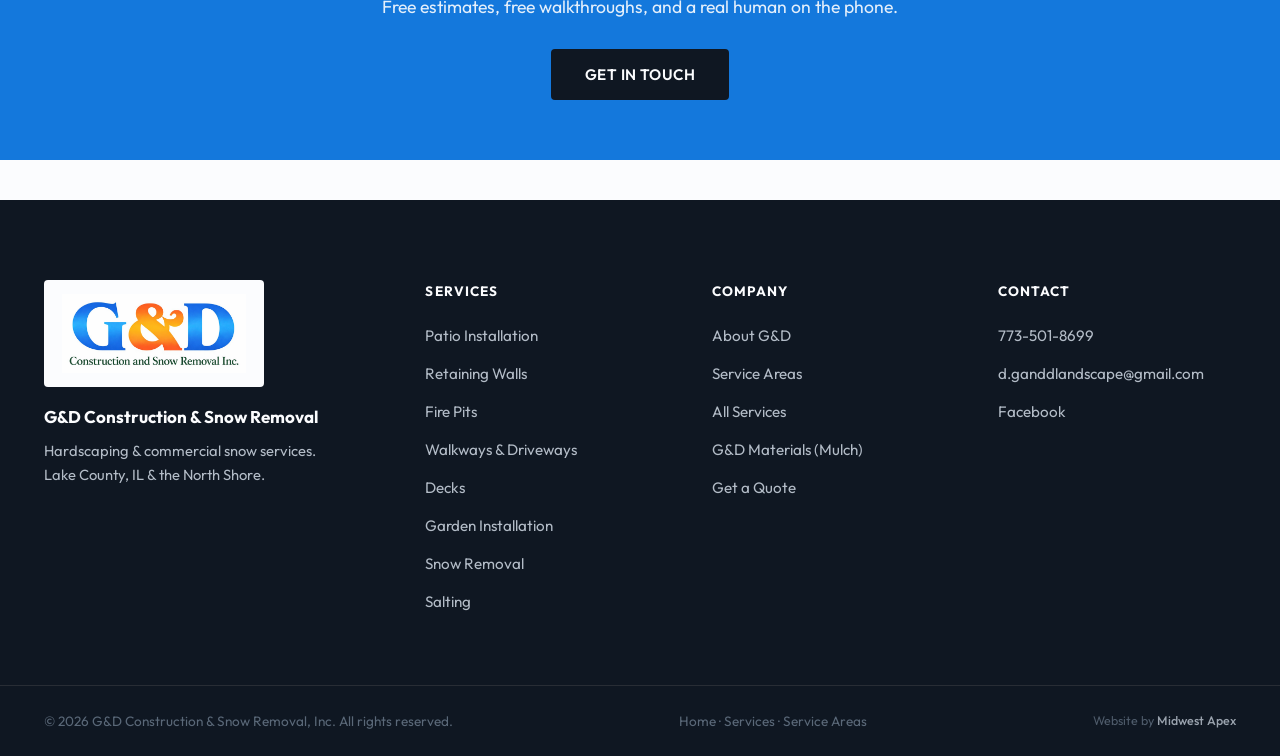
<file: about.html>
<!DOCTYPE html>
<html lang="en">
<head>
<meta charset="UTF-8">
<meta name="viewport" content="width=device-width, initial-scale=1.0">
<title>About G&D Construction & Snow Removal | Lake County, IL Family-Owned Contractor</title>
<meta name="description" content="G&D Construction & Snow Removal is a family-owned hardscaping and snow services contractor serving Lake County and Chicago's North Shore. Owner-led, locally based, year-round.">
<meta name="keywords" content="about G&D Construction, Lake County contractor, family-owned hardscaping, North Shore snow removal company, Dalyne G&D">
<link rel="canonical" href="https://gdconstructionsnow.com/about.html">
<meta name="robots" content="index, follow">

<meta property="og:title" content="About G&D Construction & Snow Removal">
<meta property="og:description" content="Family-owned hardscaping and snow removal contractor based in Lake County, IL.">
<meta property="og:url" content="https://gdconstructionsnow.com/about.html">

<link rel="manifest" href="manifest.json">
<link rel="icon" type="image/png" href="GD.png">
<link rel="preconnect" href="https://fonts.googleapis.com">
<link rel="preconnect" href="https://fonts.gstatic.com" crossorigin>
<link rel="stylesheet" href="https://fonts.googleapis.com/css2?family=DM+Serif+Display:ital@0;1&family=Outfit:wght@300;400;500;600;700;800&display=swap">
<link rel="stylesheet" href="styles.css">
</head>
<body>
<a href="#main" class="skip-link">Skip to main content</a>

<header class="site-header">
  <div class="container header-inner">
    <a href="index.html" class="logo"><img src="GD.png" alt="G&D Construction & Snow Removal" width="131" height="44"><span class="logo-text"><strong>G&amp;D</strong><em>Construction &amp; Snow</em></span></a>
    <nav class="primary-nav" aria-label="Primary"><button class="nav-toggle" aria-expanded="false" aria-controls="nav-menu"><span></span><span></span><span></span><span class="sr-only">Menu</span></button>
      <ul id="nav-menu">
        <li><a href="index.html">Home</a></li>
        <li><a href="services.html">Services</a></li>
        <li><a href="hardscaping.html">Hardscaping</a></li>
        <li><a href="snow-removal.html">Snow Removal</a></li>
        <li><a href="service-areas.html">Service Areas</a></li>
        <li><a href="about.html" class="active">About</a></li>
        <li><a href="index.html#contact" class="btn-nav">Get a Quote</a></li>
      </ul>
    </nav>
    <a href="tel:7735018699" class="phone-cta"><svg width="18" height="18" viewBox="0 0 24 24" fill="none" stroke="currentColor" stroke-width="2.5"><path d="M22 16.92v3a2 2 0 0 1-2.18 2 19.79 19.79 0 0 1-8.63-3.07 19.5 19.5 0 0 1-6-6 19.79 19.79 0 0 1-3.07-8.67A2 2 0 0 1 4.11 2h3a2 2 0 0 1 2 1.72 12.84 12.84 0 0 0 .7 2.81 2 2 0 0 1-.45 2.11L8.09 9.91a16 16 0 0 0 6 6l1.27-1.27a2 2 0 0 1 2.11-.45 12.84 12.84 0 0 0 2.81.7A2 2 0 0 1 22 16.92z"/></svg>773-501-8699</a>
  </div>
</header>

<main id="main">

<section class="page-hero">
  <div class="container">
    <p class="breadcrumbs"><a href="index.html">Home</a><span>›</span>About</p>
    <span class="eyebrow">Family-Owned &middot; Lake County Based</span>
    <h1>About G&amp;D.</h1>
    <p class="lede">From landscaping origins to a full-service exterior contractor — built on quality materials, superior workmanship, and the same crews that have earned long-term client trust.</p>
  </div>
</section>

<section class="content-section">
  <div class="container" style="max-width: 880px;">
    <div class="prose-body">
      <p>G&amp;D was founded as a landscaping company built on the belief that exceptional results begin with both quality materials and superior workmanship. What started as a landscape operation steadily expanded as clients placed their trust in our team and requested additional exterior improvement services. Today, our expertise extends into hardscaping, including patios, retaining walls, fire pits, walkways, decks, and other custom outdoor living spaces designed to enhance residential and commercial properties.</p>

      <p>As our company evolved, so did our commitment to protecting and maintaining the properties we serve year-round. This led to the development of our commercial snow removal division, which provides dependable winter maintenance services exclusively for commercial properties. Our snow operations are supported by the same experienced crews, equipment, and standards of professionalism that clients rely on throughout the construction season — ensuring consistency, reliability, and accountability in every service we provide.</p>

      <p>In addition, G&amp;D proudly operates <a href="https://gdmulchmaterials.com" target="_blank" rel="noopener"><strong>G&amp;D Materials</strong></a>, our Lake County materials yard, supplying high-quality bulk landscape products including mulch, topsoil, gravel, sand, and stone. We serve landscape contractors, commercial accounts, homeowners, and support our own construction and landscape projects with dependable materials and delivery solutions.</p>

      <div class="prose-callout">
        <span class="section-eyebrow">Our Mission</span>
        <p>At G&amp;D, our mission remains the same: deliver quality workmanship, dependable service, and long-term value through every season.</p>
      </div>
    </div>
  </div>
</section>

<section class="cta-strip">
  <div class="container">
    <h2>Want to work with us?</h2>
    <p>Free estimates, free walkthroughs, and a real human on the phone.</p>
    <a href="index.html#contact" class="btn btn-secondary">Get in Touch</a>
  </div>
</section>

</main>

<footer class="site-footer">
  <div class="container footer-inner">
    <div class="footer-col footer-brand"><img src="GD-full.png" alt="G&D Construction &amp; Snow Removal" width="209" height="90"><p><strong>G&amp;D Construction &amp; Snow Removal</strong></p><p class="footer-tag">Hardscaping &amp; commercial snow services. Lake County, IL &amp; the North Shore.</p></div>
    <div class="footer-col"><h4>Services</h4><ul><li><a href="patios.html">Patio Installation</a></li><li><a href="retaining-walls.html">Retaining Walls</a></li><li><a href="fire-pits.html">Fire Pits</a></li><li><a href="walkways-driveways.html">Walkways &amp; Driveways</a></li><li><a href="decks.html">Decks</a></li><li><a href="gardens.html">Garden Installation</a></li><li><a href="snow-removal.html">Snow Removal</a></li><li><a href="salting.html">Salting</a></li></ul></div>
    <div class="footer-col"><h4>Company</h4><ul><li><a href="about.html">About G&amp;D</a></li><li><a href="service-areas.html">Service Areas</a></li><li><a href="services.html">All Services</a></li><li><a href="https://gdmulchmaterials.com" target="_blank" rel="noopener">G&amp;D Materials (Mulch)</a></li><li><a href="index.html#contact">Get a Quote</a></li></ul></div>
    <div class="footer-col"><h4>Contact</h4><ul class="footer-contact"><li><a href="tel:7735018699">773-501-8699</a></li><li><a href="mailto:d.ganddlandscape@gmail.com">d.ganddlandscape@gmail.com</a></li><li><a href="https://www.facebook.com/profile.php?id=61575381793663" target="_blank" rel="noopener">Facebook</a></li></ul></div>
  </div>
  <div class="footer-bottom"><div class="container"><p>&copy; <span id="year"></span> G&amp;D Construction &amp; Snow Removal, Inc. All rights reserved.</p><p class="footer-bottom-links"><a href="index.html">Home</a> · <a href="services.html">Services</a> · <a href="service-areas.html">Service Areas</a></p>
      <p class="footer-credit">Website by <a href="https://midwestapex.com" target="_blank" rel="noopener">Midwest Apex</a></p></div></div>
</footer>

<script src="script.js"></script>
</body>
</html>
</file>
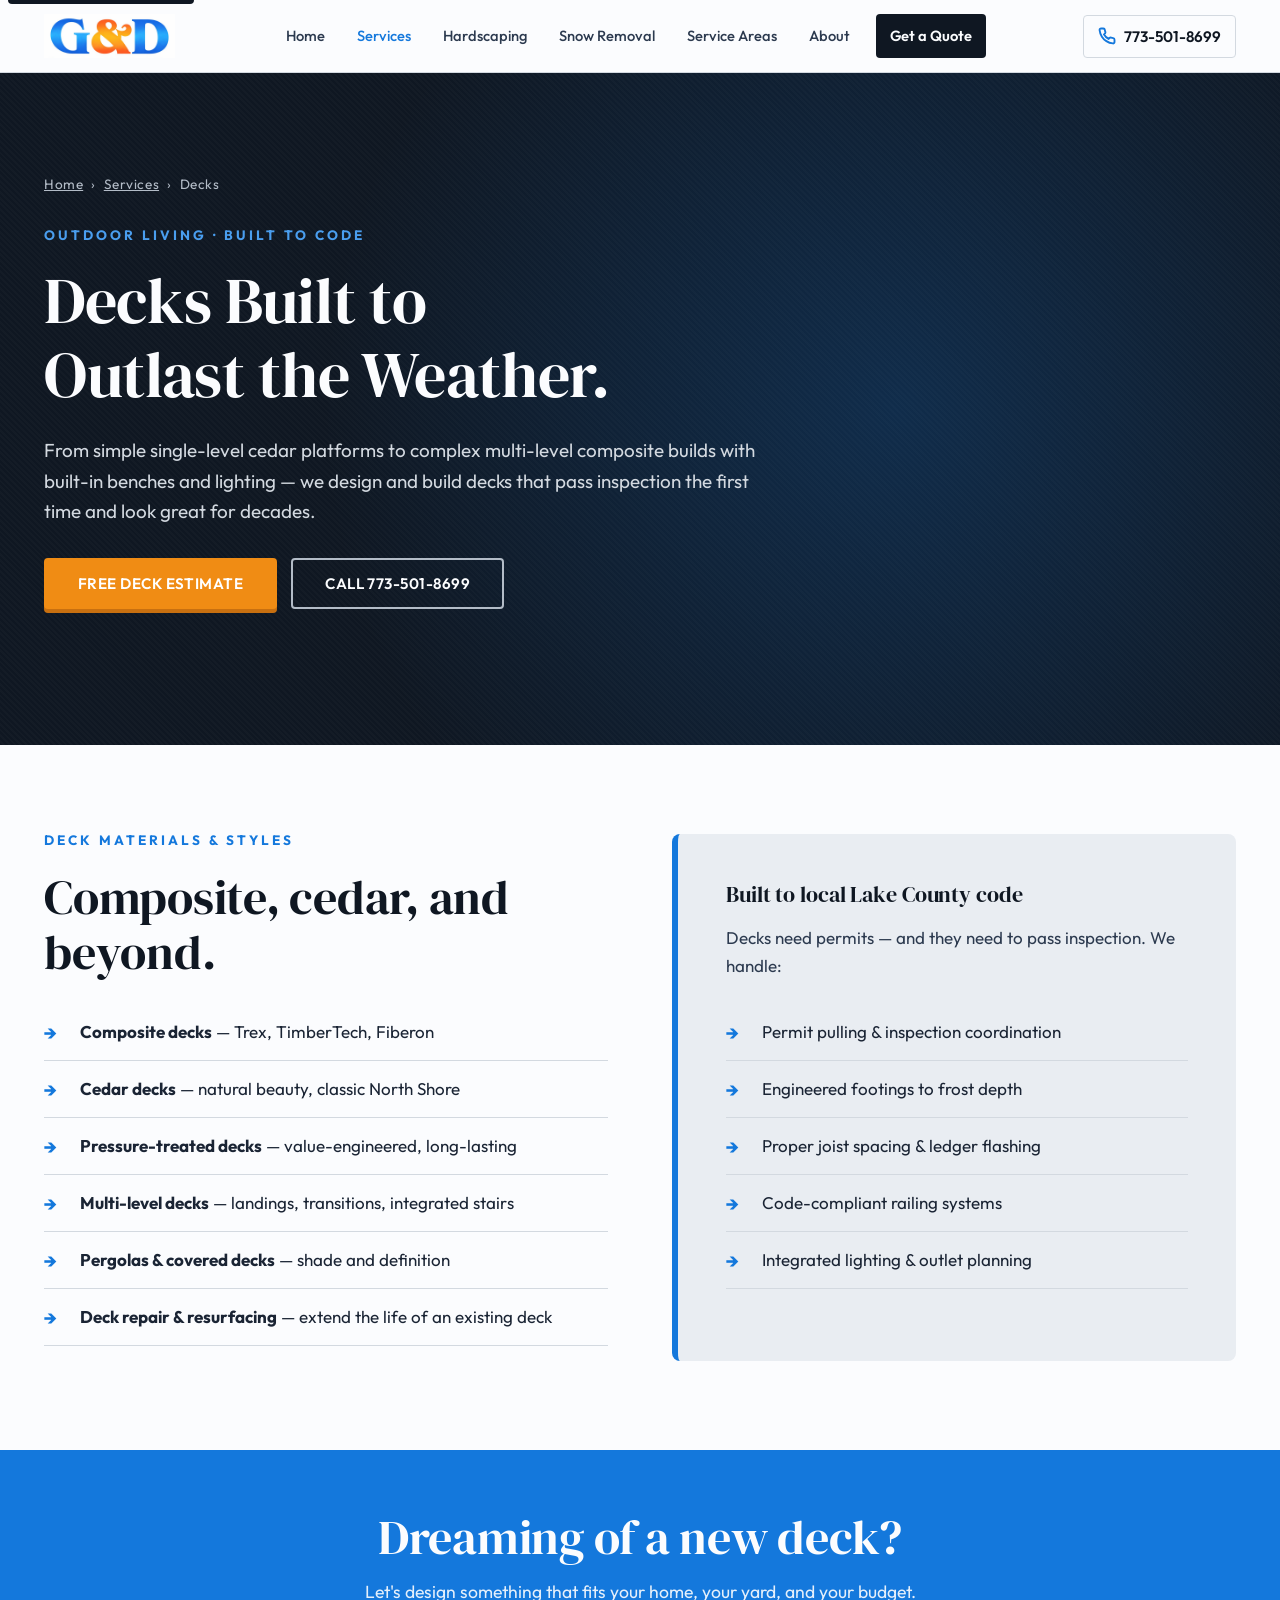
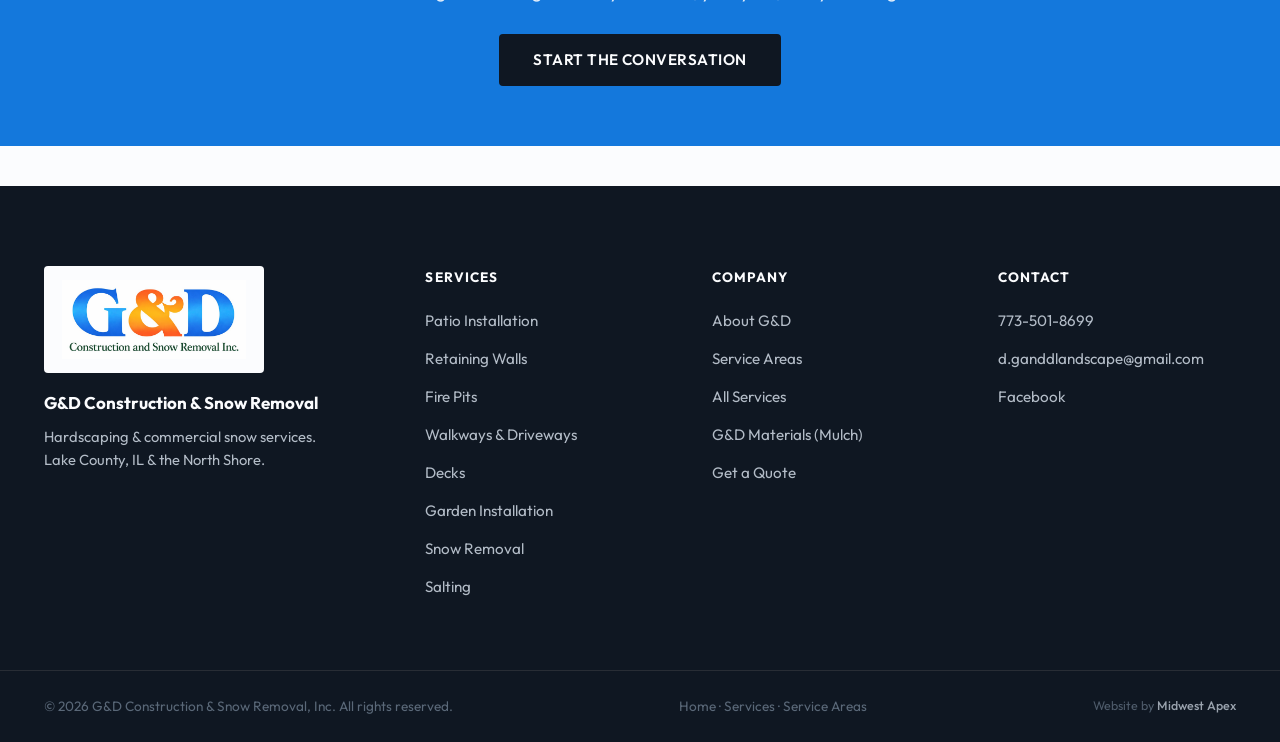
<file: decks.html>
<!DOCTYPE html>
<html lang="en">
<head>
<meta charset="UTF-8">
<meta name="viewport" content="width=device-width, initial-scale=1.0">
<title>Deck Construction in Lake County, IL | Composite & Wood Decks | G&D Construction</title>
<meta name="description" content="Custom deck builders serving Lake County and Chicago's North Shore. Composite, cedar, and natural wood decks built to local code. Free estimates from G&D Construction.">
<meta name="keywords" content="deck builder Lake County, composite deck Barrington, deck construction North Shore IL, cedar deck Highland Park, custom deck builder Lake Forest">
<link rel="canonical" href="https://gdconstructionsnow.com/decks.html">
<meta name="robots" content="index, follow">

<meta property="og:title" content="Deck Construction in Lake County, IL | G&D Construction">
<meta property="og:description" content="Custom deck builders serving Lake County and Chicago's North Shore. Composite, cedar, and natural wood decks built to local code. Free estimates from G&D Construction.">
<meta property="og:url" content="https://gdconstructionsnow.com/decks.html">
<meta property="og:type" content="website">

<link rel="manifest" href="manifest.json">
<link rel="icon" type="image/png" href="GD.png">
<link rel="preconnect" href="https://fonts.googleapis.com">
<link rel="preconnect" href="https://fonts.gstatic.com" crossorigin>
<link rel="stylesheet" href="https://fonts.googleapis.com/css2?family=DM+Serif+Display:ital@0;1&family=Outfit:wght@300;400;500;600;700;800&display=swap">
<link rel="stylesheet" href="styles.css">

<script type="application/ld+json">
{
  "@context": "https://schema.org",
  "@type": "Service",
  "serviceType": "Deck Construction",
  "provider": {
    "@type": "GeneralContractor",
    "name": "G&D Construction & Snow Removal, Inc.",
  "legalName": "G&D Construction and Snow Removal, Inc.",
    "telephone": "+1-773-501-8699",
    "email": "d.ganddlandscape@gmail.com",
    "url": "https://gdconstructionsnow.com/"
  },
  "areaServed": "Lake County, IL and Chicago's North Shore",
  "description": "Custom composite and wood deck construction. Multi-level designs built to local Lake County, IL code."
}
</script>
</head>
<body>
<a href="#main" class="skip-link">Skip to main content</a>

<header class="site-header">
  <div class="container header-inner">
    <a href="index.html" class="logo"><img src="GD.png" alt="G&D Construction & Snow Removal" width="131" height="44"><span class="logo-text"><strong>G&amp;D</strong><em>Construction &amp; Snow</em></span></a>
    <nav class="primary-nav" aria-label="Primary"><button class="nav-toggle" aria-expanded="false" aria-controls="nav-menu"><span></span><span></span><span></span><span class="sr-only">Menu</span></button>
      <ul id="nav-menu">
        <li><a href="index.html">Home</a></li>
        <li><a href="services.html" class="active">Services</a></li>
        <li><a href="hardscaping.html">Hardscaping</a></li>
        <li><a href="snow-removal.html">Snow Removal</a></li>
        <li><a href="service-areas.html">Service Areas</a></li>
        <li><a href="about.html">About</a></li>
        <li><a href="index.html#contact" class="btn-nav">Get a Quote</a></li>
      </ul>
    </nav>
    <a href="tel:7735018699" class="phone-cta"><svg width="18" height="18" viewBox="0 0 24 24" fill="none" stroke="currentColor" stroke-width="2.5"><path d="M22 16.92v3a2 2 0 0 1-2.18 2 19.79 19.79 0 0 1-8.63-3.07 19.5 19.5 0 0 1-6-6 19.79 19.79 0 0 1-3.07-8.67A2 2 0 0 1 4.11 2h3a2 2 0 0 1 2 1.72 12.84 12.84 0 0 0 .7 2.81 2 2 0 0 1-.45 2.11L8.09 9.91a16 16 0 0 0 6 6l1.27-1.27a2 2 0 0 1 2.11-.45 12.84 12.84 0 0 0 2.81.7A2 2 0 0 1 22 16.92z"/></svg>773-501-8699</a>
  </div>
</header>

<main id="main">

<section class="page-hero">
  <div class="container">
    <p class="breadcrumbs"><a href="index.html">Home</a><span>›</span><a href="services.html">Services</a><span>›</span>Decks</p>
    <span class="eyebrow">Outdoor Living &middot; Built to Code</span>
    <h1>Decks Built to<br>Outlast the Weather.</h1>
    <p class="lede">From simple single-level cedar platforms to complex multi-level composite builds with built-in benches and lighting — we design and build decks that pass inspection the first time and look great for decades.</p>
    <div class="hero-ctas">
      <a href="index.html#contact" class="btn btn-primary">Free Deck Estimate</a>
      <a href="tel:7735018699" class="btn btn-ghost">Call 773-501-8699</a>
    </div>
  </div>
</section>

<section class="content-section">
  <div class="container">
    <div class="content-grid">
      <div>
        <span class="section-eyebrow">Deck Materials &amp; Styles</span>
        <h2>Composite, cedar, and beyond.</h2>
        <ul class="feature-list">
          <li><strong>Composite decks</strong> — Trex, TimberTech, Fiberon</li>
          <li><strong>Cedar decks</strong> — natural beauty, classic North Shore</li>
          <li><strong>Pressure-treated decks</strong> — value-engineered, long-lasting</li>
          <li><strong>Multi-level decks</strong> — landings, transitions, integrated stairs</li>
          <li><strong>Pergolas &amp; covered decks</strong> — shade and definition</li>
          <li><strong>Deck repair &amp; resurfacing</strong> — extend the life of an existing deck</li>
        </ul>
      </div>
      <div class="content-feature">
        <h3>Built to local Lake County code</h3>
        <p>Decks need permits — and they need to pass inspection. We handle:</p>
        <ul class="feature-list">
          <li>Permit pulling &amp; inspection coordination</li>
          <li>Engineered footings to frost depth</li>
          <li>Proper joist spacing &amp; ledger flashing</li>
          <li>Code-compliant railing systems</li>
          <li>Integrated lighting &amp; outlet planning</li>
        </ul>
      </div>
    </div>
  </div>
</section>

<section class="cta-strip">
  <div class="container">
    <h2>Dreaming of a new deck?</h2>
    <p>Let's design something that fits your home, your yard, and your budget.</p>
    <a href="index.html#contact" class="btn btn-secondary">Start the Conversation</a>
  </div>
</section>

</main>

<footer class="site-footer">
  <div class="container footer-inner">
    <div class="footer-col footer-brand"><img src="GD-full.png" alt="G&D Construction &amp; Snow Removal" width="209" height="90"><p><strong>G&amp;D Construction &amp; Snow Removal</strong></p><p class="footer-tag">Hardscaping &amp; commercial snow services. Lake County, IL &amp; the North Shore.</p></div>
    <div class="footer-col"><h4>Services</h4><ul><li><a href="patios.html">Patio Installation</a></li><li><a href="retaining-walls.html">Retaining Walls</a></li><li><a href="fire-pits.html">Fire Pits</a></li><li><a href="walkways-driveways.html">Walkways &amp; Driveways</a></li><li><a href="decks.html">Decks</a></li><li><a href="gardens.html">Garden Installation</a></li><li><a href="snow-removal.html">Snow Removal</a></li><li><a href="salting.html">Salting</a></li></ul></div>
    <div class="footer-col"><h4>Company</h4><ul><li><a href="about.html">About G&amp;D</a></li><li><a href="service-areas.html">Service Areas</a></li><li><a href="services.html">All Services</a></li><li><a href="https://gdmulchmaterials.com" target="_blank" rel="noopener">G&amp;D Materials (Mulch)</a></li><li><a href="index.html#contact">Get a Quote</a></li></ul></div>
    <div class="footer-col"><h4>Contact</h4><ul class="footer-contact"><li><a href="tel:7735018699">773-501-8699</a></li><li><a href="mailto:d.ganddlandscape@gmail.com">d.ganddlandscape@gmail.com</a></li><li><a href="https://www.facebook.com/profile.php?id=61575381793663" target="_blank" rel="noopener">Facebook</a></li></ul></div>
  </div>
  <div class="footer-bottom"><div class="container"><p>&copy; <span id="year"></span> G&amp;D Construction &amp; Snow Removal, Inc. All rights reserved.</p><p class="footer-bottom-links"><a href="index.html">Home</a> · <a href="services.html">Services</a> · <a href="service-areas.html">Service Areas</a></p>
      <p class="footer-credit">Website by <a href="https://midwestapex.com" target="_blank" rel="noopener">Midwest Apex</a></p></div></div>
</footer>

<script src="script.js"></script>
</body>
</html>
</file>
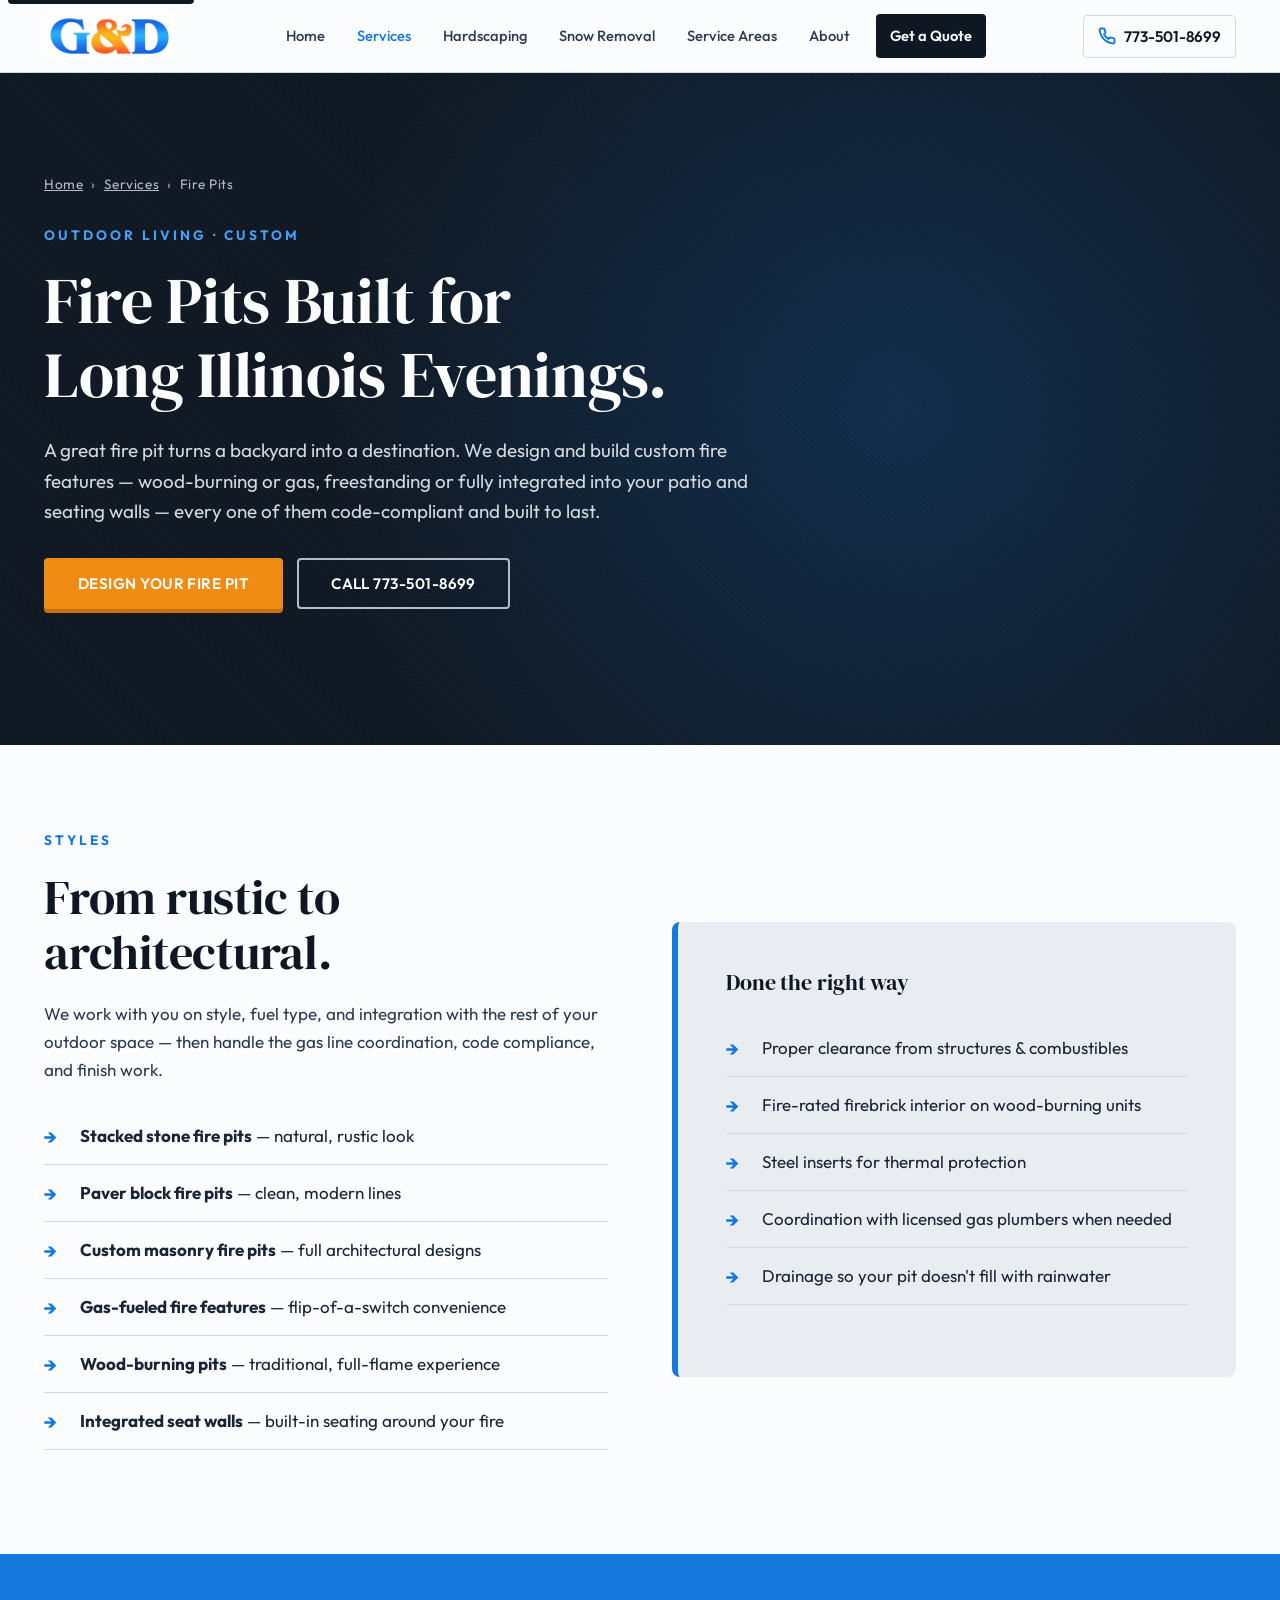
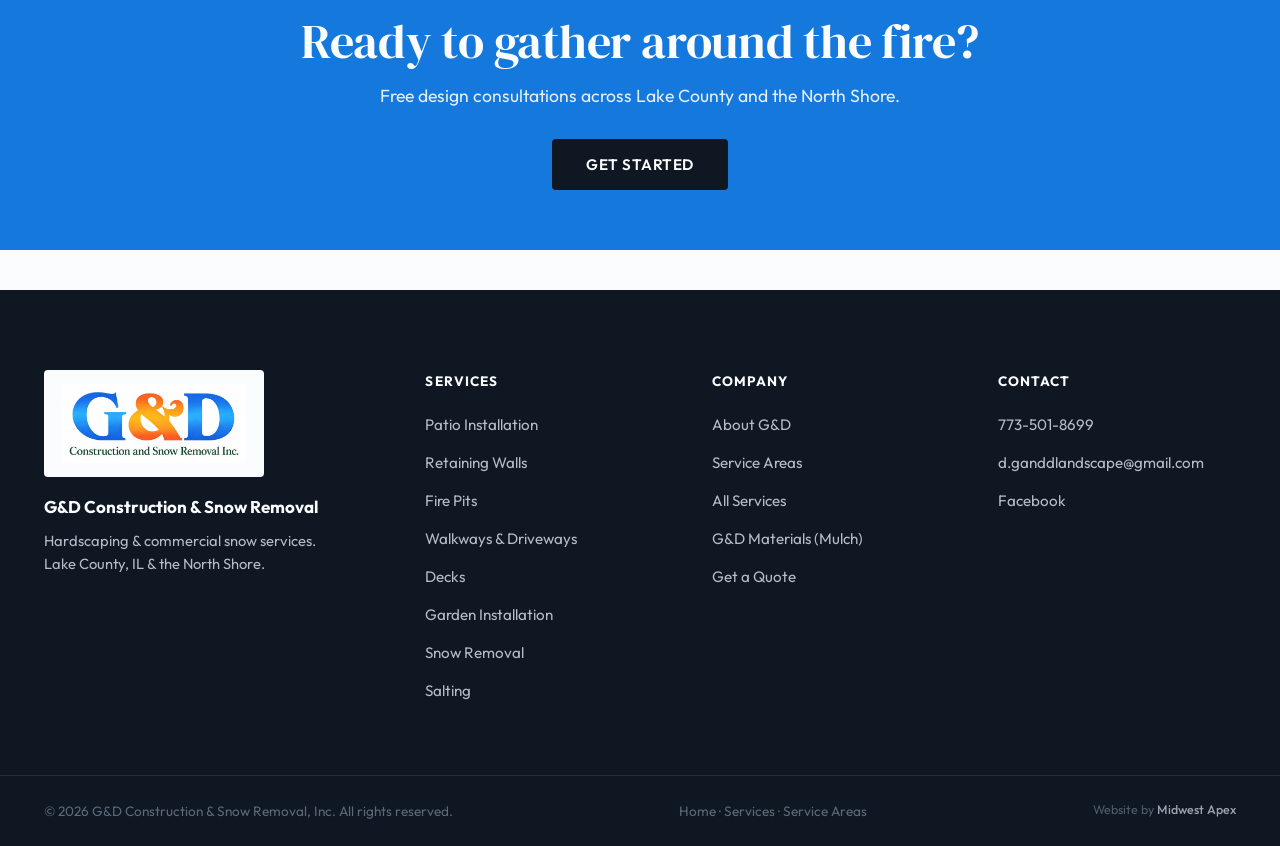
<file: fire-pits.html>
<!DOCTYPE html>
<html lang="en">
<head>
<meta charset="UTF-8">
<meta name="viewport" content="width=device-width, initial-scale=1.0">
<title>Fire Pit Installation in Lake County, IL | Custom Built-in & Gas Fire Pits | G&D</title>
<meta name="description" content="Custom fire pit installation across Lake County and Chicago's North Shore. Built-in stone, paver, and gas fire pits — code-compliant and beautifully finished. Free estimates.">
<meta name="keywords" content="fire pit installation Lake County, custom fire pit Barrington, gas fire pit North Shore IL, paver fire pit Highland Park, outdoor fire pit builder">
<link rel="canonical" href="https://gdconstructionsnow.com/fire-pits.html">
<meta name="robots" content="index, follow">

<meta property="og:title" content="Fire Pit Installation in Lake County, IL | G&D Construction">
<meta property="og:description" content="Custom fire pit installation across Lake County and Chicago's North Shore. Built-in stone, paver, and gas fire pits — code-compliant and beautifully finished. Free estimates.">
<meta property="og:url" content="https://gdconstructionsnow.com/fire-pits.html">
<meta property="og:type" content="website">

<link rel="manifest" href="manifest.json">
<link rel="icon" type="image/png" href="GD.png">
<link rel="preconnect" href="https://fonts.googleapis.com">
<link rel="preconnect" href="https://fonts.gstatic.com" crossorigin>
<link rel="stylesheet" href="https://fonts.googleapis.com/css2?family=DM+Serif+Display:ital@0;1&family=Outfit:wght@300;400;500;600;700;800&display=swap">
<link rel="stylesheet" href="styles.css">

<script type="application/ld+json">
{
  "@context": "https://schema.org",
  "@type": "Service",
  "serviceType": "Fire Pit Installation",
  "provider": {
    "@type": "GeneralContractor",
    "name": "G&D Construction & Snow Removal, Inc.",
  "legalName": "G&D Construction and Snow Removal, Inc.",
    "telephone": "+1-773-501-8699",
    "email": "d.ganddlandscape@gmail.com",
    "url": "https://gdconstructionsnow.com/"
  },
  "areaServed": "Lake County, IL and Chicago's North Shore",
  "description": "Custom built-in and freestanding fire pits — wood-burning and gas. Code-compliant installations integrated with patios and seating areas."
}
</script>
</head>
<body>
<a href="#main" class="skip-link">Skip to main content</a>

<header class="site-header">
  <div class="container header-inner">
    <a href="index.html" class="logo"><img src="GD.png" alt="G&D Construction & Snow Removal" width="131" height="44"><span class="logo-text"><strong>G&amp;D</strong><em>Construction &amp; Snow</em></span></a>
    <nav class="primary-nav" aria-label="Primary"><button class="nav-toggle" aria-expanded="false" aria-controls="nav-menu"><span></span><span></span><span></span><span class="sr-only">Menu</span></button>
      <ul id="nav-menu">
        <li><a href="index.html">Home</a></li>
        <li><a href="services.html" class="active">Services</a></li>
        <li><a href="hardscaping.html">Hardscaping</a></li>
        <li><a href="snow-removal.html">Snow Removal</a></li>
        <li><a href="service-areas.html">Service Areas</a></li>
        <li><a href="about.html">About</a></li>
        <li><a href="index.html#contact" class="btn-nav">Get a Quote</a></li>
      </ul>
    </nav>
    <a href="tel:7735018699" class="phone-cta"><svg width="18" height="18" viewBox="0 0 24 24" fill="none" stroke="currentColor" stroke-width="2.5"><path d="M22 16.92v3a2 2 0 0 1-2.18 2 19.79 19.79 0 0 1-8.63-3.07 19.5 19.5 0 0 1-6-6 19.79 19.79 0 0 1-3.07-8.67A2 2 0 0 1 4.11 2h3a2 2 0 0 1 2 1.72 12.84 12.84 0 0 0 .7 2.81 2 2 0 0 1-.45 2.11L8.09 9.91a16 16 0 0 0 6 6l1.27-1.27a2 2 0 0 1 2.11-.45 12.84 12.84 0 0 0 2.81.7A2 2 0 0 1 22 16.92z"/></svg>773-501-8699</a>
  </div>
</header>

<main id="main">

<section class="page-hero">
  <div class="container">
    <p class="breadcrumbs"><a href="index.html">Home</a><span>›</span><a href="services.html">Services</a><span>›</span>Fire Pits</p>
    <span class="eyebrow">Outdoor Living &middot; Custom</span>
    <h1>Fire Pits Built for<br>Long Illinois Evenings.</h1>
    <p class="lede">A great fire pit turns a backyard into a destination. We design and build custom fire features — wood-burning or gas, freestanding or fully integrated into your patio and seating walls — every one of them code-compliant and built to last.</p>
    <div class="hero-ctas">
      <a href="index.html#contact" class="btn btn-primary">Design Your Fire Pit</a>
      <a href="tel:7735018699" class="btn btn-ghost">Call 773-501-8699</a>
    </div>
  </div>
</section>

<section class="content-section">
  <div class="container">
    <div class="content-grid">
      <div>
        <span class="section-eyebrow">Styles</span>
        <h2>From rustic to architectural.</h2>
        <p>We work with you on style, fuel type, and integration with the rest of your outdoor space — then handle the gas line coordination, code compliance, and finish work.</p>
        <ul class="feature-list">
          <li><strong>Stacked stone fire pits</strong> — natural, rustic look</li>
          <li><strong>Paver block fire pits</strong> — clean, modern lines</li>
          <li><strong>Custom masonry fire pits</strong> — full architectural designs</li>
          <li><strong>Gas-fueled fire features</strong> — flip-of-a-switch convenience</li>
          <li><strong>Wood-burning pits</strong> — traditional, full-flame experience</li>
          <li><strong>Integrated seat walls</strong> — built-in seating around your fire</li>
        </ul>
      </div>
      <div class="content-feature">
        <h3>Done the right way</h3>
        <ul class="feature-list">
          <li>Proper clearance from structures &amp; combustibles</li>
          <li>Fire-rated firebrick interior on wood-burning units</li>
          <li>Steel inserts for thermal protection</li>
          <li>Coordination with licensed gas plumbers when needed</li>
          <li>Drainage so your pit doesn't fill with rainwater</li>
        </ul>
      </div>
    </div>
  </div>
</section>

<section class="cta-strip">
  <div class="container">
    <h2>Ready to gather around the fire?</h2>
    <p>Free design consultations across Lake County and the North Shore.</p>
    <a href="index.html#contact" class="btn btn-secondary">Get Started</a>
  </div>
</section>

</main>

<footer class="site-footer">
  <div class="container footer-inner">
    <div class="footer-col footer-brand"><img src="GD-full.png" alt="G&D Construction &amp; Snow Removal" width="209" height="90"><p><strong>G&amp;D Construction &amp; Snow Removal</strong></p><p class="footer-tag">Hardscaping &amp; commercial snow services. Lake County, IL &amp; the North Shore.</p></div>
    <div class="footer-col"><h4>Services</h4><ul><li><a href="patios.html">Patio Installation</a></li><li><a href="retaining-walls.html">Retaining Walls</a></li><li><a href="fire-pits.html">Fire Pits</a></li><li><a href="walkways-driveways.html">Walkways &amp; Driveways</a></li><li><a href="decks.html">Decks</a></li><li><a href="gardens.html">Garden Installation</a></li><li><a href="snow-removal.html">Snow Removal</a></li><li><a href="salting.html">Salting</a></li></ul></div>
    <div class="footer-col"><h4>Company</h4><ul><li><a href="about.html">About G&amp;D</a></li><li><a href="service-areas.html">Service Areas</a></li><li><a href="services.html">All Services</a></li><li><a href="https://gdmulchmaterials.com" target="_blank" rel="noopener">G&amp;D Materials (Mulch)</a></li><li><a href="index.html#contact">Get a Quote</a></li></ul></div>
    <div class="footer-col"><h4>Contact</h4><ul class="footer-contact"><li><a href="tel:7735018699">773-501-8699</a></li><li><a href="mailto:d.ganddlandscape@gmail.com">d.ganddlandscape@gmail.com</a></li><li><a href="https://www.facebook.com/profile.php?id=61575381793663" target="_blank" rel="noopener">Facebook</a></li></ul></div>
  </div>
  <div class="footer-bottom"><div class="container"><p>&copy; <span id="year"></span> G&amp;D Construction &amp; Snow Removal, Inc. All rights reserved.</p><p class="footer-bottom-links"><a href="index.html">Home</a> · <a href="services.html">Services</a> · <a href="service-areas.html">Service Areas</a></p>
      <p class="footer-credit">Website by <a href="https://midwestapex.com" target="_blank" rel="noopener">Midwest Apex</a></p></div></div>
</footer>

<script src="script.js"></script>
</body>
</html>
</file>
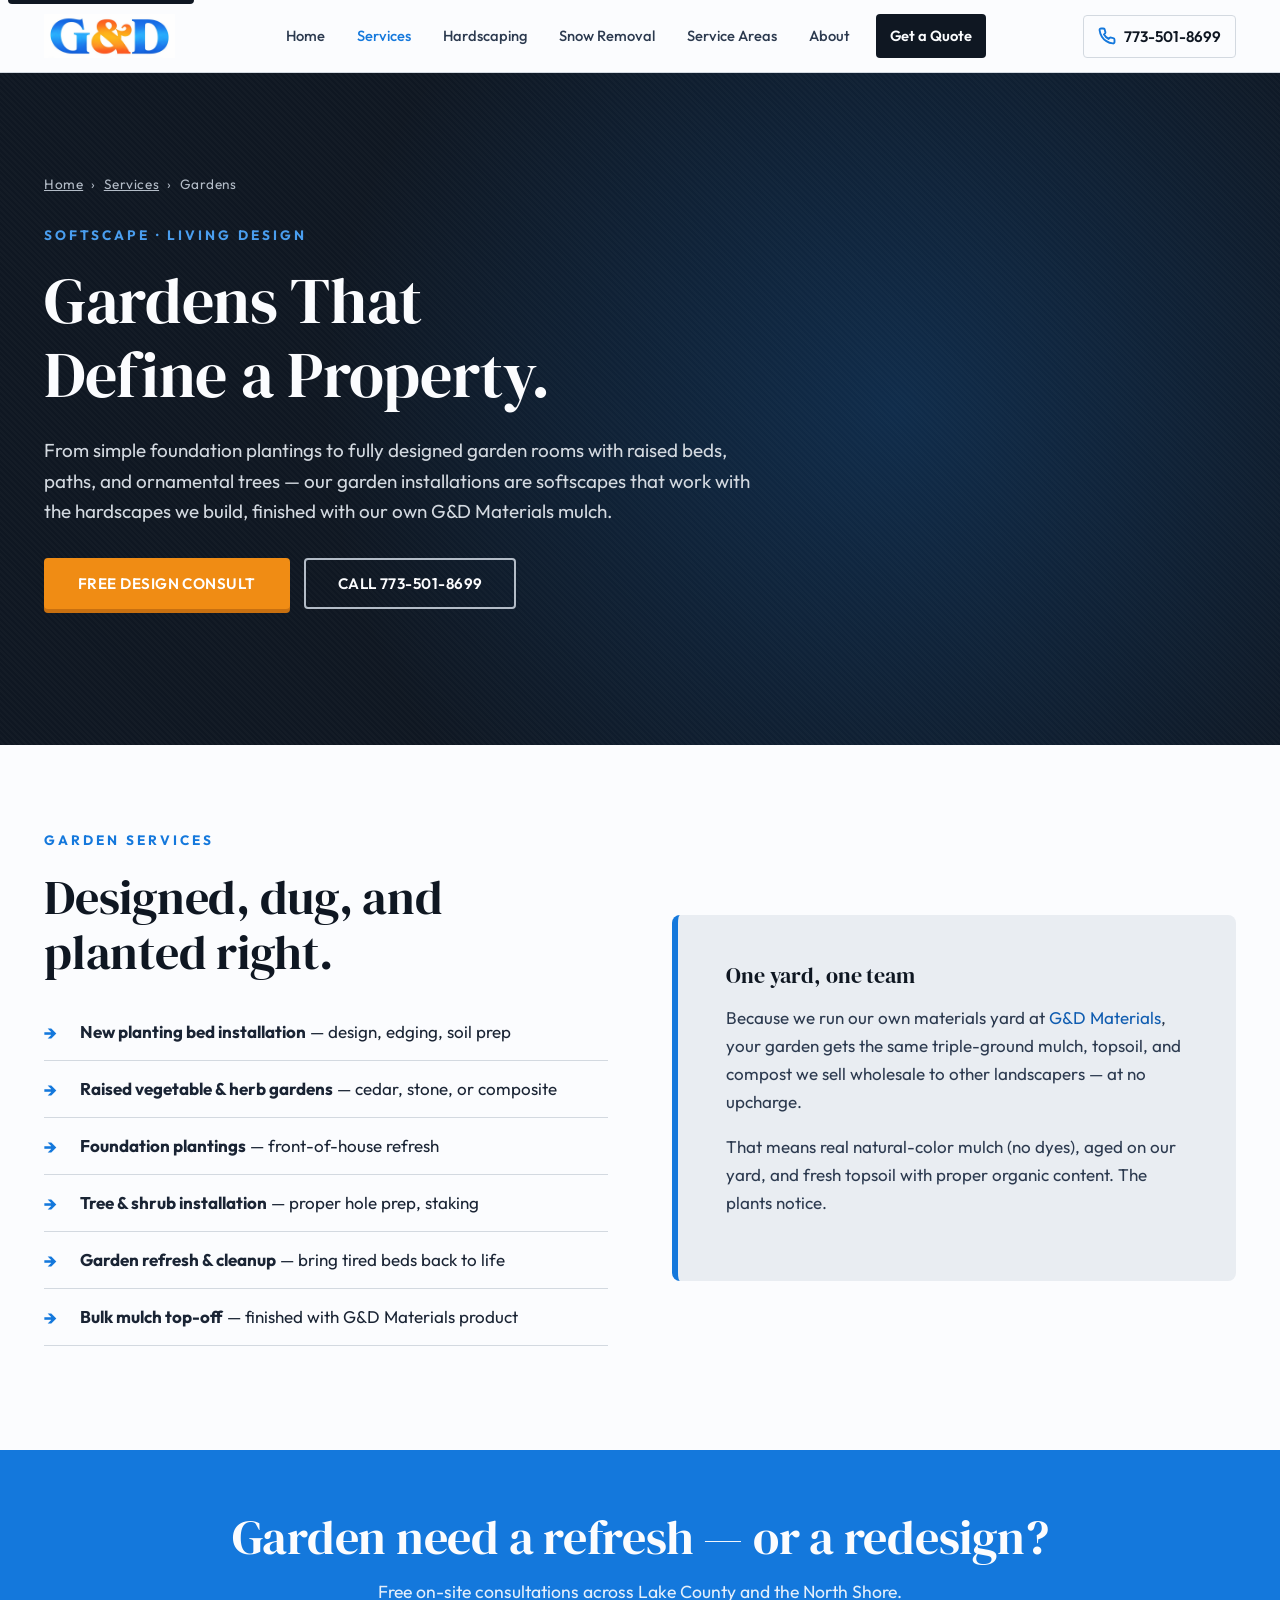
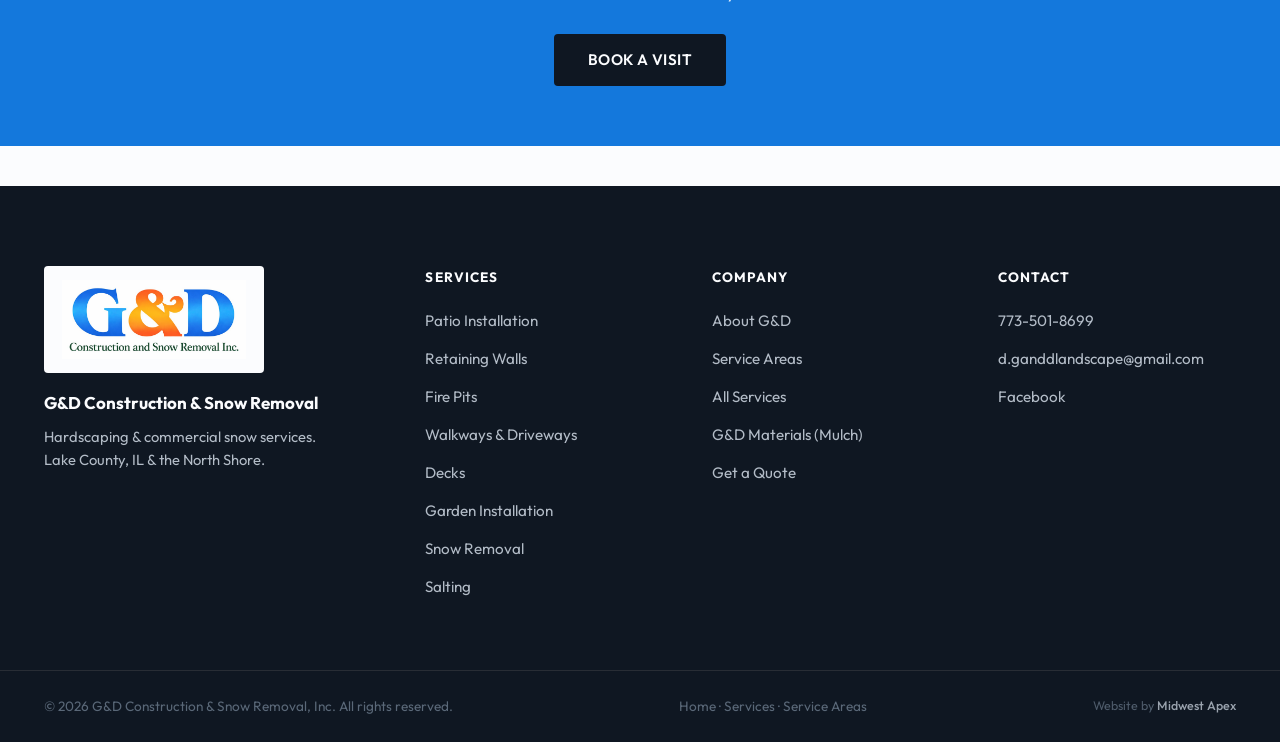
<file: gardens.html>
<!DOCTYPE html>
<html lang="en">
<head>
<meta charset="UTF-8">
<meta name="viewport" content="width=device-width, initial-scale=1.0">
<title>Garden Installation & Landscape Beds in Lake County, IL | G&D Construction</title>
<meta name="description" content="Custom garden installation, raised beds, and landscape design across Lake County and Chicago's North Shore. Finished with G&D's own bulk mulch. Call 773-501-8699.">
<meta name="keywords" content="garden installation Lake County, raised garden beds Barrington, landscape design North Shore IL, planting beds Highland Park, garden contractor Lake Forest">
<link rel="canonical" href="https://gdconstructionsnow.com/gardens.html">
<meta name="robots" content="index, follow">

<meta property="og:title" content="Garden Installation in Lake County, IL | G&D Construction">
<meta property="og:description" content="Custom garden installation, raised beds, and landscape design across Lake County and Chicago's North Shore. Finished with G&D's own bulk mulch. Call 773-501-8699.">
<meta property="og:url" content="https://gdconstructionsnow.com/gardens.html">
<meta property="og:type" content="website">

<link rel="manifest" href="manifest.json">
<link rel="icon" type="image/png" href="GD.png">
<link rel="preconnect" href="https://fonts.googleapis.com">
<link rel="preconnect" href="https://fonts.gstatic.com" crossorigin>
<link rel="stylesheet" href="https://fonts.googleapis.com/css2?family=DM+Serif+Display:ital@0;1&family=Outfit:wght@300;400;500;600;700;800&display=swap">
<link rel="stylesheet" href="styles.css">

<script type="application/ld+json">
{
  "@context": "https://schema.org",
  "@type": "Service",
  "serviceType": "Garden and Landscape Installation",
  "provider": {
    "@type": "GeneralContractor",
    "name": "G&D Construction & Snow Removal, Inc.",
  "legalName": "G&D Construction and Snow Removal, Inc.",
    "telephone": "+1-773-501-8699",
    "email": "d.ganddlandscape@gmail.com",
    "url": "https://gdconstructionsnow.com/"
  },
  "areaServed": "Lake County, IL and Chicago's North Shore",
  "description": "Custom garden installation, raised beds, planting bed design, and landscape softscape services."
}
</script>
</head>
<body>
<a href="#main" class="skip-link">Skip to main content</a>

<header class="site-header">
  <div class="container header-inner">
    <a href="index.html" class="logo"><img src="GD.png" alt="G&D Construction & Snow Removal" width="131" height="44"><span class="logo-text"><strong>G&amp;D</strong><em>Construction &amp; Snow</em></span></a>
    <nav class="primary-nav" aria-label="Primary"><button class="nav-toggle" aria-expanded="false" aria-controls="nav-menu"><span></span><span></span><span></span><span class="sr-only">Menu</span></button>
      <ul id="nav-menu">
        <li><a href="index.html">Home</a></li>
        <li><a href="services.html" class="active">Services</a></li>
        <li><a href="hardscaping.html">Hardscaping</a></li>
        <li><a href="snow-removal.html">Snow Removal</a></li>
        <li><a href="service-areas.html">Service Areas</a></li>
        <li><a href="about.html">About</a></li>
        <li><a href="index.html#contact" class="btn-nav">Get a Quote</a></li>
      </ul>
    </nav>
    <a href="tel:7735018699" class="phone-cta"><svg width="18" height="18" viewBox="0 0 24 24" fill="none" stroke="currentColor" stroke-width="2.5"><path d="M22 16.92v3a2 2 0 0 1-2.18 2 19.79 19.79 0 0 1-8.63-3.07 19.5 19.5 0 0 1-6-6 19.79 19.79 0 0 1-3.07-8.67A2 2 0 0 1 4.11 2h3a2 2 0 0 1 2 1.72 12.84 12.84 0 0 0 .7 2.81 2 2 0 0 1-.45 2.11L8.09 9.91a16 16 0 0 0 6 6l1.27-1.27a2 2 0 0 1 2.11-.45 12.84 12.84 0 0 0 2.81.7A2 2 0 0 1 22 16.92z"/></svg>773-501-8699</a>
  </div>
</header>

<main id="main">

<section class="page-hero">
  <div class="container">
    <p class="breadcrumbs"><a href="index.html">Home</a><span>›</span><a href="services.html">Services</a><span>›</span>Gardens</p>
    <span class="eyebrow">Softscape &middot; Living Design</span>
    <h1>Gardens That<br>Define a Property.</h1>
    <p class="lede">From simple foundation plantings to fully designed garden rooms with raised beds, paths, and ornamental trees — our garden installations are softscapes that work with the hardscapes we build, finished with our own G&amp;D Materials mulch.</p>
    <div class="hero-ctas">
      <a href="index.html#contact" class="btn btn-primary">Free Design Consult</a>
      <a href="tel:7735018699" class="btn btn-ghost">Call 773-501-8699</a>
    </div>
  </div>
</section>

<section class="content-section">
  <div class="container">
    <div class="content-grid">
      <div>
        <span class="section-eyebrow">Garden Services</span>
        <h2>Designed, dug, and planted right.</h2>
        <ul class="feature-list">
          <li><strong>New planting bed installation</strong> — design, edging, soil prep</li>
          <li><strong>Raised vegetable &amp; herb gardens</strong> — cedar, stone, or composite</li>
          <li><strong>Foundation plantings</strong> — front-of-house refresh</li>
          <li><strong>Tree &amp; shrub installation</strong> — proper hole prep, staking</li>
          <li><strong>Garden refresh &amp; cleanup</strong> — bring tired beds back to life</li>
          <li><strong>Bulk mulch top-off</strong> — finished with G&amp;D Materials product</li>
        </ul>
      </div>
      <div class="content-feature">
        <h3>One yard, one team</h3>
        <p>Because we run our own materials yard at <a href="https://gdmulchmaterials.com" target="_blank" rel="noopener">G&amp;D Materials</a>, your garden gets the same triple-ground mulch, topsoil, and compost we sell wholesale to other landscapers — at no upcharge.</p>
        <p>That means real natural-color mulch (no dyes), aged on our yard, and fresh topsoil with proper organic content. The plants notice.</p>
      </div>
    </div>
  </div>
</section>

<section class="cta-strip">
  <div class="container">
    <h2>Garden need a refresh — or a redesign?</h2>
    <p>Free on-site consultations across Lake County and the North Shore.</p>
    <a href="index.html#contact" class="btn btn-secondary">Book a Visit</a>
  </div>
</section>

</main>

<footer class="site-footer">
  <div class="container footer-inner">
    <div class="footer-col footer-brand"><img src="GD-full.png" alt="G&D Construction &amp; Snow Removal" width="209" height="90"><p><strong>G&amp;D Construction &amp; Snow Removal</strong></p><p class="footer-tag">Hardscaping &amp; commercial snow services. Lake County, IL &amp; the North Shore.</p></div>
    <div class="footer-col"><h4>Services</h4><ul><li><a href="patios.html">Patio Installation</a></li><li><a href="retaining-walls.html">Retaining Walls</a></li><li><a href="fire-pits.html">Fire Pits</a></li><li><a href="walkways-driveways.html">Walkways &amp; Driveways</a></li><li><a href="decks.html">Decks</a></li><li><a href="gardens.html">Garden Installation</a></li><li><a href="snow-removal.html">Snow Removal</a></li><li><a href="salting.html">Salting</a></li></ul></div>
    <div class="footer-col"><h4>Company</h4><ul><li><a href="about.html">About G&amp;D</a></li><li><a href="service-areas.html">Service Areas</a></li><li><a href="services.html">All Services</a></li><li><a href="https://gdmulchmaterials.com" target="_blank" rel="noopener">G&amp;D Materials (Mulch)</a></li><li><a href="index.html#contact">Get a Quote</a></li></ul></div>
    <div class="footer-col"><h4>Contact</h4><ul class="footer-contact"><li><a href="tel:7735018699">773-501-8699</a></li><li><a href="mailto:d.ganddlandscape@gmail.com">d.ganddlandscape@gmail.com</a></li><li><a href="https://www.facebook.com/profile.php?id=61575381793663" target="_blank" rel="noopener">Facebook</a></li></ul></div>
  </div>
  <div class="footer-bottom"><div class="container"><p>&copy; <span id="year"></span> G&amp;D Construction &amp; Snow Removal, Inc. All rights reserved.</p><p class="footer-bottom-links"><a href="index.html">Home</a> · <a href="services.html">Services</a> · <a href="service-areas.html">Service Areas</a></p>
      <p class="footer-credit">Website by <a href="https://midwestapex.com" target="_blank" rel="noopener">Midwest Apex</a></p></div></div>
</footer>

<script src="script.js"></script>
</body>
</html>
</file>
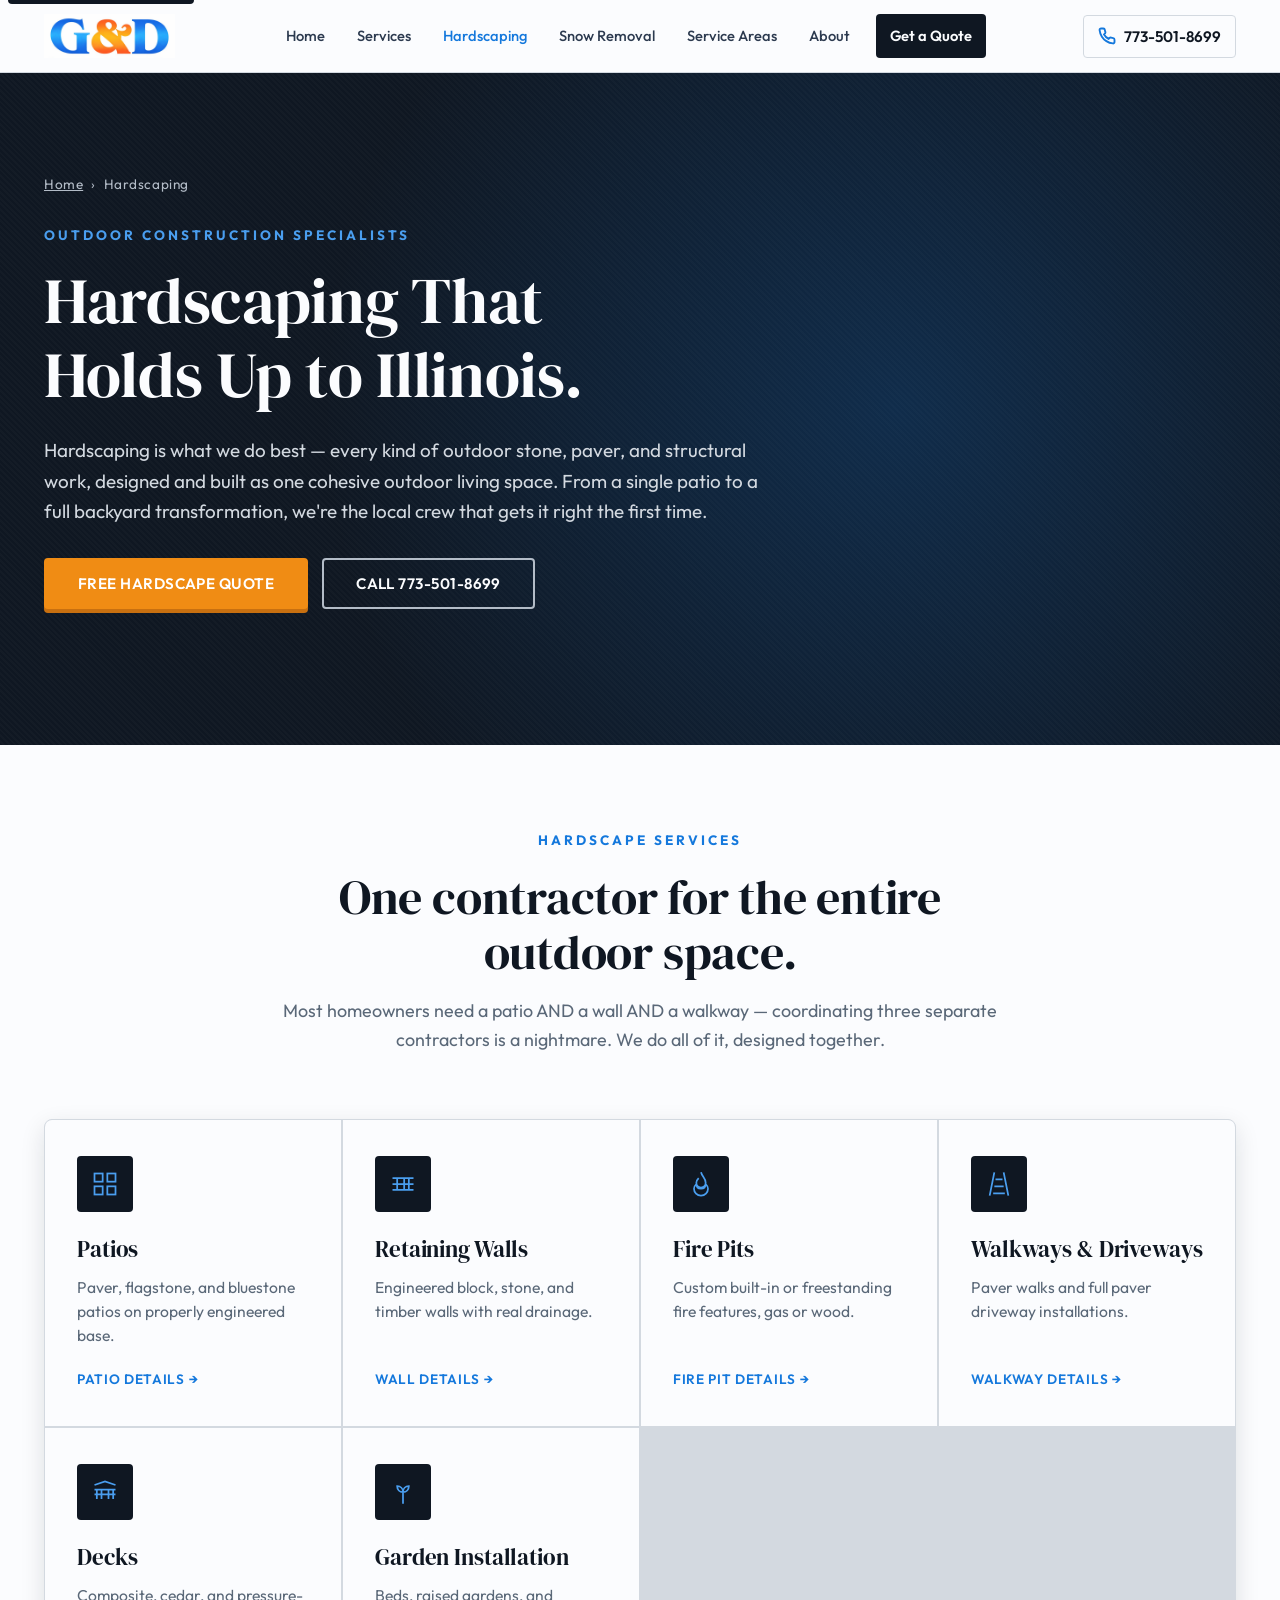
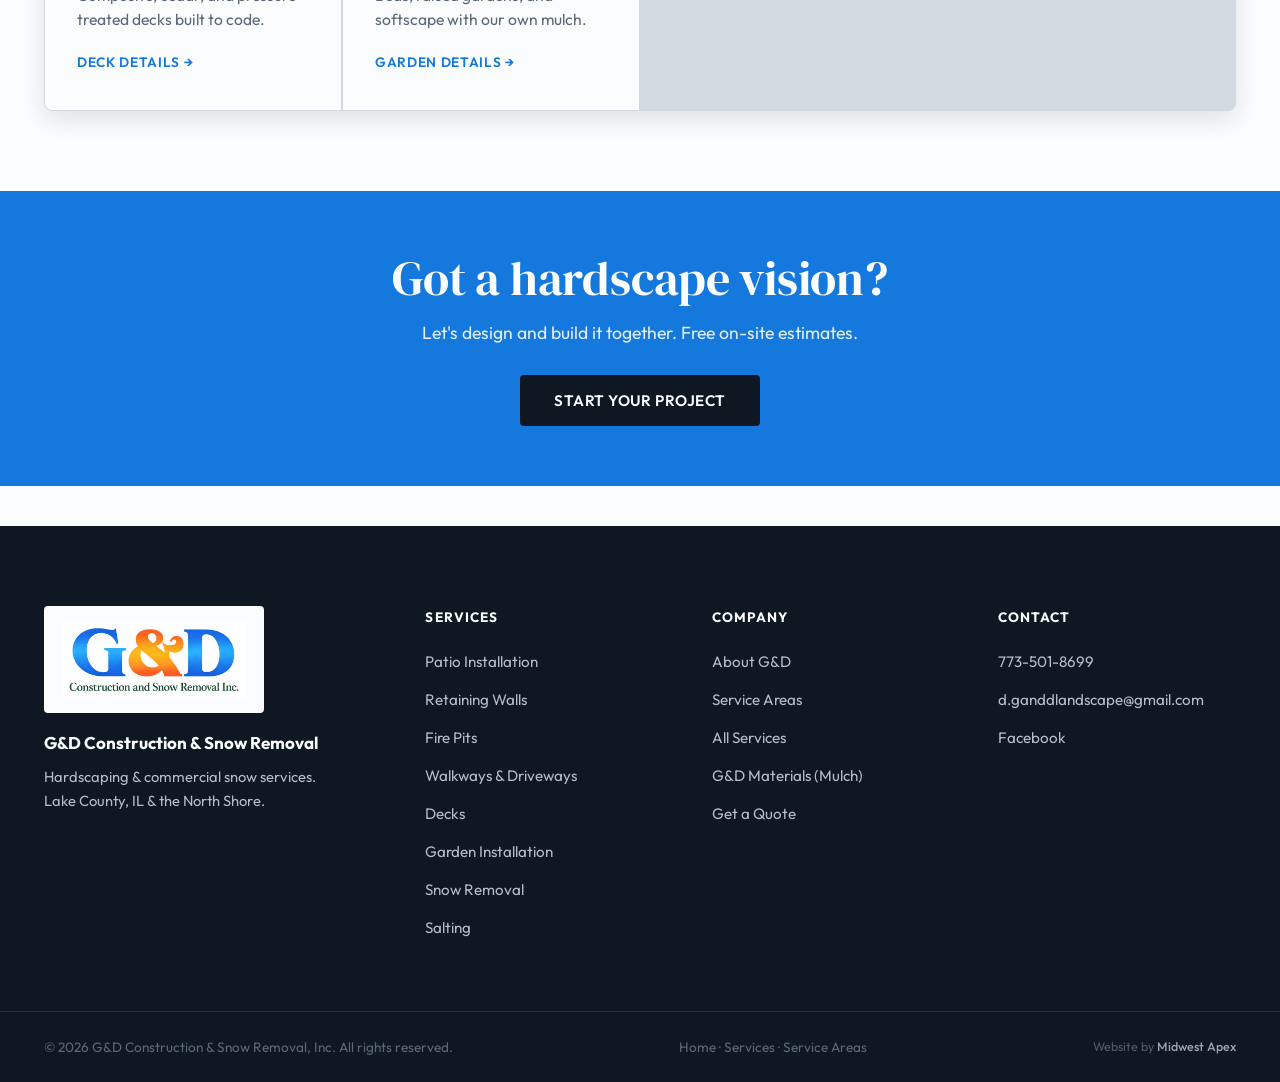
<file: hardscaping.html>
<!DOCTYPE html>
<html lang="en">
<head>
<meta charset="UTF-8">
<meta name="viewport" content="width=device-width, initial-scale=1.0">
<title>Hardscaping in Lake County, IL | Patios, Walls, Walkways & More | G&D Construction</title>
<meta name="description" content="Full-service hardscaping in Lake County and Chicago's North Shore — patios, retaining walls, fire pits, walkways, driveways, and outdoor living. Free estimates from G&D.">
<meta name="keywords" content="hardscaping Lake County IL, hardscape contractor Barrington, paver hardscaping North Shore, outdoor living Highland Park, hardscape design Lake Forest">
<link rel="canonical" href="https://gdconstructionsnow.com/hardscaping.html">
<meta name="robots" content="index, follow">

<meta property="og:title" content="Hardscaping in Lake County, IL | G&D Construction">
<meta property="og:description" content="Full-service hardscaping in Lake County and Chicago's North Shore — patios, retaining walls, fire pits, walkways, driveways, and outdoor living. Free estimates from G&D.">
<meta property="og:url" content="https://gdconstructionsnow.com/hardscaping.html">
<meta property="og:type" content="website">

<link rel="manifest" href="manifest.json">
<link rel="icon" type="image/png" href="GD.png">
<link rel="preconnect" href="https://fonts.googleapis.com">
<link rel="preconnect" href="https://fonts.gstatic.com" crossorigin>
<link rel="stylesheet" href="https://fonts.googleapis.com/css2?family=DM+Serif+Display:ital@0;1&family=Outfit:wght@300;400;500;600;700;800&display=swap">
<link rel="stylesheet" href="styles.css">

<script type="application/ld+json">
{
  "@context": "https://schema.org",
  "@type": "Service",
  "serviceType": "Hardscaping",
  "provider": {
    "@type": "GeneralContractor",
    "name": "G&D Construction & Snow Removal, Inc.",
  "legalName": "G&D Construction and Snow Removal, Inc.",
    "telephone": "+1-773-501-8699",
    "email": "d.ganddlandscape@gmail.com",
    "url": "https://gdconstructionsnow.com/"
  },
  "areaServed": "Lake County, IL and Chicago's North Shore",
  "description": "Full hardscaping services including patios, retaining walls, fire pits, walkways, driveways, and integrated outdoor living spaces."
}
</script>
</head>
<body>
<a href="#main" class="skip-link">Skip to main content</a>

<header class="site-header">
  <div class="container header-inner">
    <a href="index.html" class="logo"><img src="GD.png" alt="G&D Construction & Snow Removal" width="131" height="44"><span class="logo-text"><strong>G&amp;D</strong><em>Construction &amp; Snow</em></span></a>
    <nav class="primary-nav" aria-label="Primary"><button class="nav-toggle" aria-expanded="false" aria-controls="nav-menu"><span></span><span></span><span></span><span class="sr-only">Menu</span></button>
      <ul id="nav-menu">
        <li><a href="index.html">Home</a></li>
        <li><a href="services.html">Services</a></li>
        <li><a href="hardscaping.html" class="active">Hardscaping</a></li>
        <li><a href="snow-removal.html">Snow Removal</a></li>
        <li><a href="service-areas.html">Service Areas</a></li>
        <li><a href="about.html">About</a></li>
        <li><a href="index.html#contact" class="btn-nav">Get a Quote</a></li>
      </ul>
    </nav>
    <a href="tel:7735018699" class="phone-cta"><svg width="18" height="18" viewBox="0 0 24 24" fill="none" stroke="currentColor" stroke-width="2.5"><path d="M22 16.92v3a2 2 0 0 1-2.18 2 19.79 19.79 0 0 1-8.63-3.07 19.5 19.5 0 0 1-6-6 19.79 19.79 0 0 1-3.07-8.67A2 2 0 0 1 4.11 2h3a2 2 0 0 1 2 1.72 12.84 12.84 0 0 0 .7 2.81 2 2 0 0 1-.45 2.11L8.09 9.91a16 16 0 0 0 6 6l1.27-1.27a2 2 0 0 1 2.11-.45 12.84 12.84 0 0 0 2.81.7A2 2 0 0 1 22 16.92z"/></svg>773-501-8699</a>
  </div>
</header>

<main id="main">

<section class="page-hero">
  <div class="container">
    <p class="breadcrumbs"><a href="index.html">Home</a><span>›</span>Hardscaping</p>
    <span class="eyebrow">Outdoor Construction Specialists</span>
    <h1>Hardscaping That<br>Holds Up to Illinois.</h1>
    <p class="lede">Hardscaping is what we do best — every kind of outdoor stone, paver, and structural work, designed and built as one cohesive outdoor living space. From a single patio to a full backyard transformation, we're the local crew that gets it right the first time.</p>
    <div class="hero-ctas">
      <a href="index.html#contact" class="btn btn-primary">Free Hardscape Quote</a>
      <a href="tel:7735018699" class="btn btn-ghost">Call 773-501-8699</a>
    </div>
  </div>
</section>

<section class="content-section">
  <div class="container">
    <div class="section-head">
      <span class="section-eyebrow">Hardscape Services</span>
      <h2>One contractor for the entire outdoor space.</h2>
      <p>Most homeowners need a patio AND a wall AND a walkway — coordinating three separate contractors is a nightmare. We do all of it, designed together.</p>
    </div>
    <div class="service-grid">
      <a href="patios.html" class="service-card"><div class="service-icon"><svg viewBox="0 0 24 24" fill="none" stroke="currentColor" stroke-width="1.5"><rect x="3" y="3" width="7" height="7"/><rect x="14" y="3" width="7" height="7"/><rect x="3" y="14" width="7" height="7"/><rect x="14" y="14" width="7" height="7"/></svg></div><h3>Patios</h3><p>Paver, flagstone, and bluestone patios on properly engineered base.</p><span class="card-link">Patio details →</span></a>
      <a href="retaining-walls.html" class="service-card"><div class="service-icon"><svg viewBox="0 0 24 24" fill="none" stroke="currentColor" stroke-width="1.5"><path d="M3 7h18M3 12h18M3 17h18M7 7v10M13 7v10M17 7v10"/></svg></div><h3>Retaining Walls</h3><p>Engineered block, stone, and timber walls with real drainage.</p><span class="card-link">Wall details →</span></a>
      <a href="fire-pits.html" class="service-card"><div class="service-icon"><svg viewBox="0 0 24 24" fill="none" stroke="currentColor" stroke-width="1.5"><path d="M12 2c1 4 4 5 4 9a4 4 0 0 1-8 0c0-2 1-3 2-4M12 22a6 6 0 0 0 6-6c0-2-1-3-2-4 0 3-2 4-4 4s-4-1-4-4c-1 1-2 2-2 4a6 6 0 0 0 6 6z"/></svg></div><h3>Fire Pits</h3><p>Custom built-in or freestanding fire features, gas or wood.</p><span class="card-link">Fire pit details →</span></a>
      <a href="walkways-driveways.html" class="service-card"><div class="service-icon"><svg viewBox="0 0 24 24" fill="none" stroke="currentColor" stroke-width="1.5"><path d="M4 22l4-20M20 22l-4-20M9 8h6M8 14h8M7 20h10"/></svg></div><h3>Walkways &amp; Driveways</h3><p>Paver walks and full paver driveway installations.</p><span class="card-link">Walkway details →</span></a>
      <a href="decks.html" class="service-card"><div class="service-icon"><svg viewBox="0 0 24 24" fill="none" stroke="currentColor" stroke-width="1.5"><path d="M3 10h18M3 14h18M5 10v8M9 10v8M15 10v8M19 10v8M3 6l9-3 9 3"/></svg></div><h3>Decks</h3><p>Composite, cedar, and pressure-treated decks built to code.</p><span class="card-link">Deck details →</span></a>
      <a href="gardens.html" class="service-card"><div class="service-icon"><svg viewBox="0 0 24 24" fill="none" stroke="currentColor" stroke-width="1.5"><path d="M12 22V12M12 12c-3 0-5-2-5-5 3 0 5 2 5 5zM12 12c3 0 5-2 5-5-3 0-5 2-5 5z"/></svg></div><h3>Garden Installation</h3><p>Beds, raised gardens, and softscape with our own mulch.</p><span class="card-link">Garden details →</span></a>
    </div>
  </div>
</section>

<section class="cta-strip">
  <div class="container">
    <h2>Got a hardscape vision?</h2>
    <p>Let's design and build it together. Free on-site estimates.</p>
    <a href="index.html#contact" class="btn btn-secondary">Start Your Project</a>
  </div>
</section>

</main>

<footer class="site-footer">
  <div class="container footer-inner">
    <div class="footer-col footer-brand"><img src="GD-full.png" alt="G&D Construction &amp; Snow Removal" width="209" height="90"><p><strong>G&amp;D Construction &amp; Snow Removal</strong></p><p class="footer-tag">Hardscaping &amp; commercial snow services. Lake County, IL &amp; the North Shore.</p></div>
    <div class="footer-col"><h4>Services</h4><ul><li><a href="patios.html">Patio Installation</a></li><li><a href="retaining-walls.html">Retaining Walls</a></li><li><a href="fire-pits.html">Fire Pits</a></li><li><a href="walkways-driveways.html">Walkways &amp; Driveways</a></li><li><a href="decks.html">Decks</a></li><li><a href="gardens.html">Garden Installation</a></li><li><a href="snow-removal.html">Snow Removal</a></li><li><a href="salting.html">Salting</a></li></ul></div>
    <div class="footer-col"><h4>Company</h4><ul><li><a href="about.html">About G&amp;D</a></li><li><a href="service-areas.html">Service Areas</a></li><li><a href="services.html">All Services</a></li><li><a href="https://gdmulchmaterials.com" target="_blank" rel="noopener">G&amp;D Materials (Mulch)</a></li><li><a href="index.html#contact">Get a Quote</a></li></ul></div>
    <div class="footer-col"><h4>Contact</h4><ul class="footer-contact"><li><a href="tel:7735018699">773-501-8699</a></li><li><a href="mailto:d.ganddlandscape@gmail.com">d.ganddlandscape@gmail.com</a></li><li><a href="https://www.facebook.com/profile.php?id=61575381793663" target="_blank" rel="noopener">Facebook</a></li></ul></div>
  </div>
  <div class="footer-bottom"><div class="container"><p>&copy; <span id="year"></span> G&amp;D Construction &amp; Snow Removal, Inc. All rights reserved.</p><p class="footer-bottom-links"><a href="index.html">Home</a> · <a href="services.html">Services</a> · <a href="service-areas.html">Service Areas</a></p>
      <p class="footer-credit">Website by <a href="https://midwestapex.com" target="_blank" rel="noopener">Midwest Apex</a></p></div></div>
</footer>

<script src="script.js"></script>
</body>
</html>
</file>
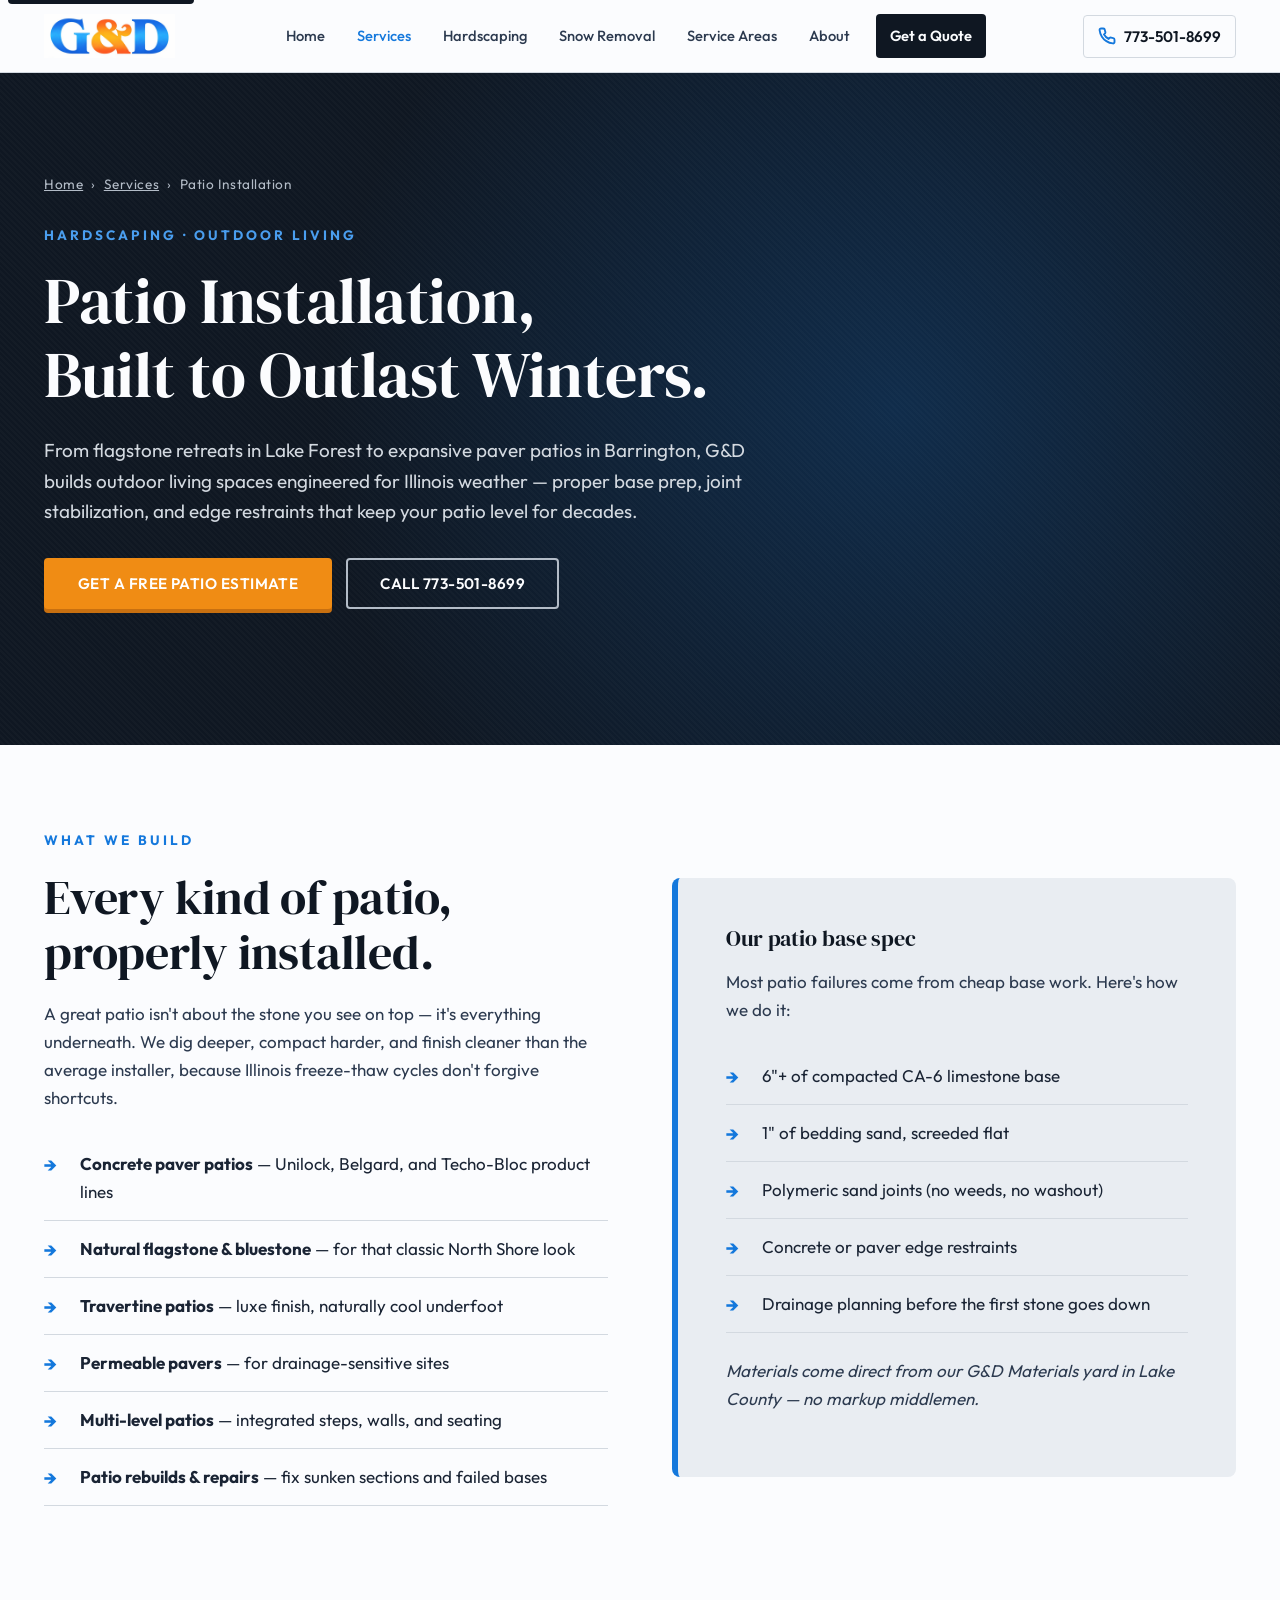
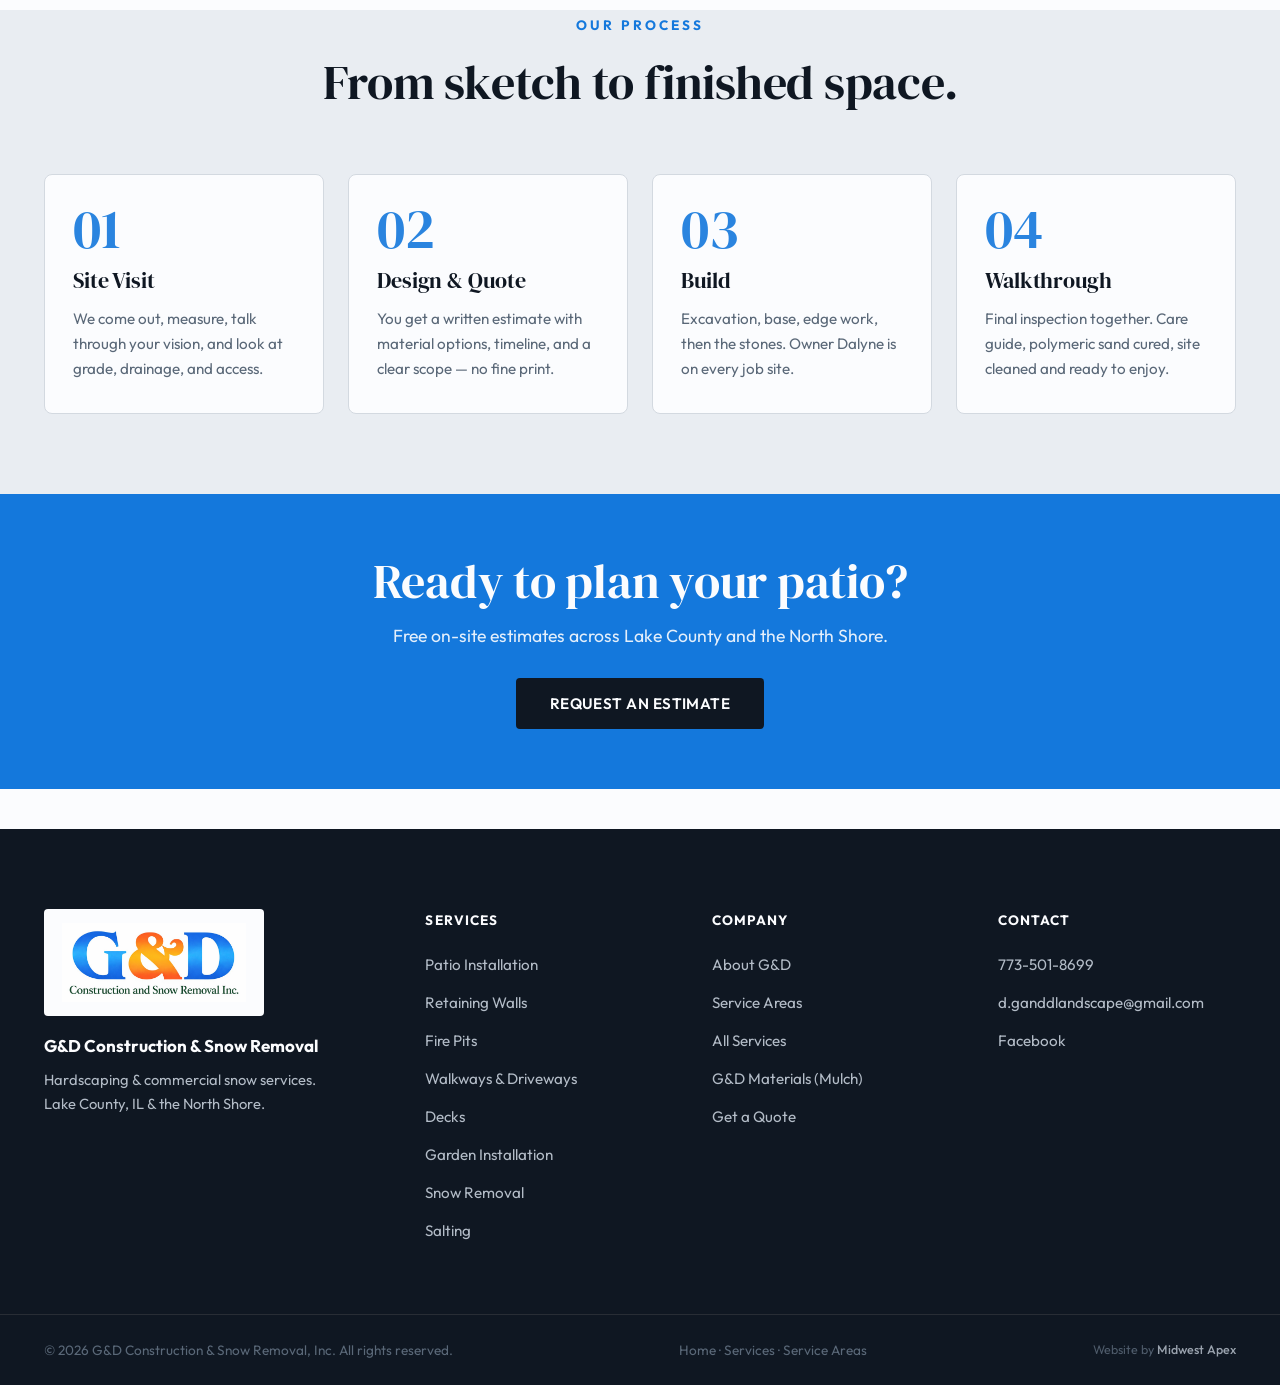
<file: patios.html>
<!DOCTYPE html>
<html lang="en">
<head>
<meta charset="UTF-8">
<meta name="viewport" content="width=device-width, initial-scale=1.0">
<title>Patio Installation in Lake County, IL | Paver & Stone Patios | G&D Construction</title>
<meta name="description" content="Custom paver, flagstone, and bluestone patio installation across Lake County and Chicago's North Shore. Built on proper base for decades of use. Free estimates from G&D Construction.">
<meta name="keywords" content="patio installation Lake County, paver patio Barrington, patio builder Lake Forest, flagstone patio Highland Park, stone patio North Shore IL">
<link rel="canonical" href="https://gdconstructionsnow.com/patios.html">
<meta name="robots" content="index, follow">

<meta property="og:title" content="Patio Installation in Lake County, IL | G&D Construction">
<meta property="og:description" content="Custom paver, flagstone, and bluestone patios across Lake County and Chicago's North Shore.">
<meta property="og:url" content="https://gdconstructionsnow.com/patios.html">

<link rel="manifest" href="manifest.json">
<link rel="icon" type="image/png" href="GD.png">
<link rel="preconnect" href="https://fonts.googleapis.com">
<link rel="preconnect" href="https://fonts.gstatic.com" crossorigin>
<link rel="stylesheet" href="https://fonts.googleapis.com/css2?family=DM+Serif+Display:ital@0;1&family=Outfit:wght@300;400;500;600;700;800&display=swap">
<link rel="stylesheet" href="styles.css">

<script type="application/ld+json">
{
  "@context": "https://schema.org",
  "@type": "Service",
  "serviceType": "Patio Installation",
  "provider": {
    "@type": "GeneralContractor",
    "name": "G&D Construction & Snow Removal, Inc.",
  "legalName": "G&D Construction and Snow Removal, Inc.",
    "telephone": "+1-773-501-8699",
    "email": "d.ganddlandscape@gmail.com",
    "url": "https://gdconstructionsnow.com/"
  },
  "areaServed": "Lake County, IL and Chicago's North Shore",
  "description": "Custom paver, flagstone, and bluestone patio installation. Proper base preparation and edge restraints for long-lasting installations."
}
</script>
</head>
<body>
<a href="#main" class="skip-link">Skip to main content</a>

<header class="site-header">
  <div class="container header-inner">
    <a href="index.html" class="logo"><img src="GD.png" alt="G&D Construction & Snow Removal" width="131" height="44"><span class="logo-text"><strong>G&amp;D</strong><em>Construction &amp; Snow</em></span></a>
    <nav class="primary-nav" aria-label="Primary"><button class="nav-toggle" aria-expanded="false" aria-controls="nav-menu"><span></span><span></span><span></span><span class="sr-only">Menu</span></button>
      <ul id="nav-menu">
        <li><a href="index.html">Home</a></li>
        <li><a href="services.html" class="active">Services</a></li>
        <li><a href="hardscaping.html">Hardscaping</a></li>
        <li><a href="snow-removal.html">Snow Removal</a></li>
        <li><a href="service-areas.html">Service Areas</a></li>
        <li><a href="about.html">About</a></li>
        <li><a href="index.html#contact" class="btn-nav">Get a Quote</a></li>
      </ul>
    </nav>
    <a href="tel:7735018699" class="phone-cta"><svg width="18" height="18" viewBox="0 0 24 24" fill="none" stroke="currentColor" stroke-width="2.5"><path d="M22 16.92v3a2 2 0 0 1-2.18 2 19.79 19.79 0 0 1-8.63-3.07 19.5 19.5 0 0 1-6-6 19.79 19.79 0 0 1-3.07-8.67A2 2 0 0 1 4.11 2h3a2 2 0 0 1 2 1.72 12.84 12.84 0 0 0 .7 2.81 2 2 0 0 1-.45 2.11L8.09 9.91a16 16 0 0 0 6 6l1.27-1.27a2 2 0 0 1 2.11-.45 12.84 12.84 0 0 0 2.81.7A2 2 0 0 1 22 16.92z"/></svg>773-501-8699</a>
  </div>
</header>

<main id="main">

<section class="page-hero">
  <div class="container">
    <p class="breadcrumbs"><a href="index.html">Home</a><span>›</span><a href="services.html">Services</a><span>›</span>Patio Installation</p>
    <span class="eyebrow">Hardscaping &middot; Outdoor Living</span>
    <h1>Patio Installation,<br>Built to Outlast Winters.</h1>
    <p class="lede">From flagstone retreats in Lake Forest to expansive paver patios in Barrington, G&amp;D builds outdoor living spaces engineered for Illinois weather — proper base prep, joint stabilization, and edge restraints that keep your patio level for decades.</p>
    <div class="hero-ctas">
      <a href="index.html#contact?service=Patio" class="btn btn-primary">Get a Free Patio Estimate</a>
      <a href="tel:7735018699" class="btn btn-ghost">Call 773-501-8699</a>
    </div>
  </div>
</section>

<section class="content-section">
  <div class="container">
    <div class="content-grid">
      <div>
        <span class="section-eyebrow">What we build</span>
        <h2>Every kind of patio, properly installed.</h2>
        <p>A great patio isn't about the stone you see on top — it's everything underneath. We dig deeper, compact harder, and finish cleaner than the average installer, because Illinois freeze-thaw cycles don't forgive shortcuts.</p>
        <ul class="feature-list">
          <li><strong>Concrete paver patios</strong> — Unilock, Belgard, and Techo-Bloc product lines</li>
          <li><strong>Natural flagstone &amp; bluestone</strong> — for that classic North Shore look</li>
          <li><strong>Travertine patios</strong> — luxe finish, naturally cool underfoot</li>
          <li><strong>Permeable pavers</strong> — for drainage-sensitive sites</li>
          <li><strong>Multi-level patios</strong> — integrated steps, walls, and seating</li>
          <li><strong>Patio rebuilds &amp; repairs</strong> — fix sunken sections and failed bases</li>
        </ul>
      </div>
      <div class="content-feature">
        <h3>Our patio base spec</h3>
        <p>Most patio failures come from cheap base work. Here's how we do it:</p>
        <ul class="feature-list">
          <li>6"+ of compacted CA-6 limestone base</li>
          <li>1" of bedding sand, screeded flat</li>
          <li>Polymeric sand joints (no weeds, no washout)</li>
          <li>Concrete or paver edge restraints</li>
          <li>Drainage planning before the first stone goes down</li>
        </ul>
        <p style="margin-top:20px"><em>Materials come direct from our G&amp;D Materials yard in Lake County — no markup middlemen.</em></p>
      </div>
    </div>
  </div>
</section>

<section class="content-section" style="background:var(--stone-100);">
  <div class="container">
    <div class="section-head">
      <span class="section-eyebrow">Our Process</span>
      <h2>From sketch to finished space.</h2>
    </div>
    <div class="process-grid">
      <div class="process-step"><span class="step-num">01</span><h3>Site Visit</h3><p>We come out, measure, talk through your vision, and look at grade, drainage, and access.</p></div>
      <div class="process-step"><span class="step-num">02</span><h3>Design &amp; Quote</h3><p>You get a written estimate with material options, timeline, and a clear scope — no fine print.</p></div>
      <div class="process-step"><span class="step-num">03</span><h3>Build</h3><p>Excavation, base, edge work, then the stones. Owner Dalyne is on every job site.</p></div>
      <div class="process-step"><span class="step-num">04</span><h3>Walkthrough</h3><p>Final inspection together. Care guide, polymeric sand cured, site cleaned and ready to enjoy.</p></div>
    </div>
  </div>
</section>

<section class="cta-strip">
  <div class="container">
    <h2>Ready to plan your patio?</h2>
    <p>Free on-site estimates across Lake County and the North Shore.</p>
    <a href="index.html#contact" class="btn btn-secondary">Request an Estimate</a>
  </div>
</section>

</main>

<footer class="site-footer">
  <div class="container footer-inner">
    <div class="footer-col footer-brand"><img src="GD-full.png" alt="G&D Construction &amp; Snow Removal" width="209" height="90"><p><strong>G&amp;D Construction &amp; Snow Removal</strong></p><p class="footer-tag">Hardscaping &amp; commercial snow services. Lake County, IL &amp; the North Shore.</p></div>
    <div class="footer-col"><h4>Services</h4><ul><li><a href="patios.html">Patio Installation</a></li><li><a href="retaining-walls.html">Retaining Walls</a></li><li><a href="fire-pits.html">Fire Pits</a></li><li><a href="walkways-driveways.html">Walkways &amp; Driveways</a></li><li><a href="decks.html">Decks</a></li><li><a href="gardens.html">Garden Installation</a></li><li><a href="snow-removal.html">Snow Removal</a></li><li><a href="salting.html">Salting</a></li></ul></div>
    <div class="footer-col"><h4>Company</h4><ul><li><a href="about.html">About G&amp;D</a></li><li><a href="service-areas.html">Service Areas</a></li><li><a href="services.html">All Services</a></li><li><a href="https://gdmulchmaterials.com" target="_blank" rel="noopener">G&amp;D Materials (Mulch)</a></li><li><a href="index.html#contact">Get a Quote</a></li></ul></div>
    <div class="footer-col"><h4>Contact</h4><ul class="footer-contact"><li><a href="tel:7735018699">773-501-8699</a></li><li><a href="mailto:d.ganddlandscape@gmail.com">d.ganddlandscape@gmail.com</a></li><li><a href="https://www.facebook.com/profile.php?id=61575381793663" target="_blank" rel="noopener">Facebook</a></li></ul></div>
  </div>
  <div class="footer-bottom"><div class="container"><p>&copy; <span id="year"></span> G&amp;D Construction &amp; Snow Removal, Inc. All rights reserved.</p><p class="footer-bottom-links"><a href="index.html">Home</a> · <a href="services.html">Services</a> · <a href="service-areas.html">Service Areas</a></p>
      <p class="footer-credit">Website by <a href="https://midwestapex.com" target="_blank" rel="noopener">Midwest Apex</a></p></div></div>
</footer>

<script src="script.js"></script>
</body>
</html>
</file>
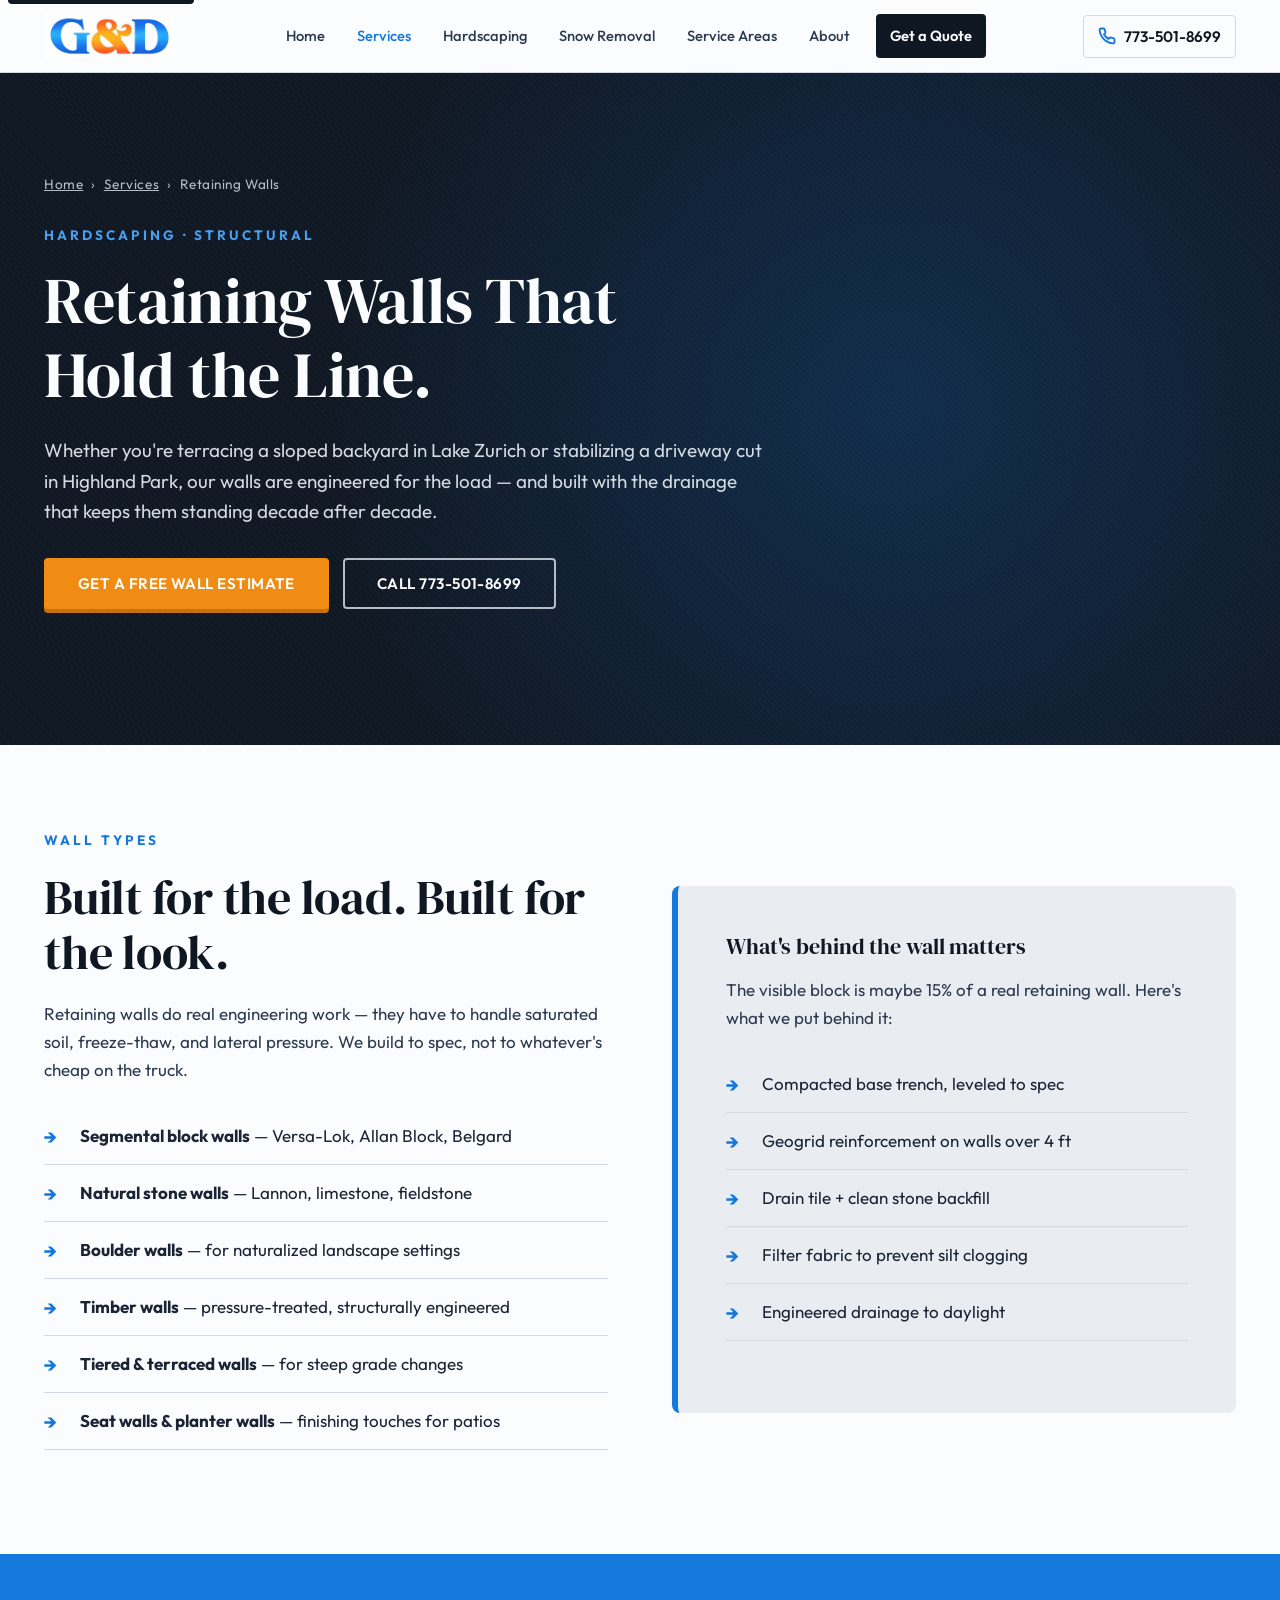
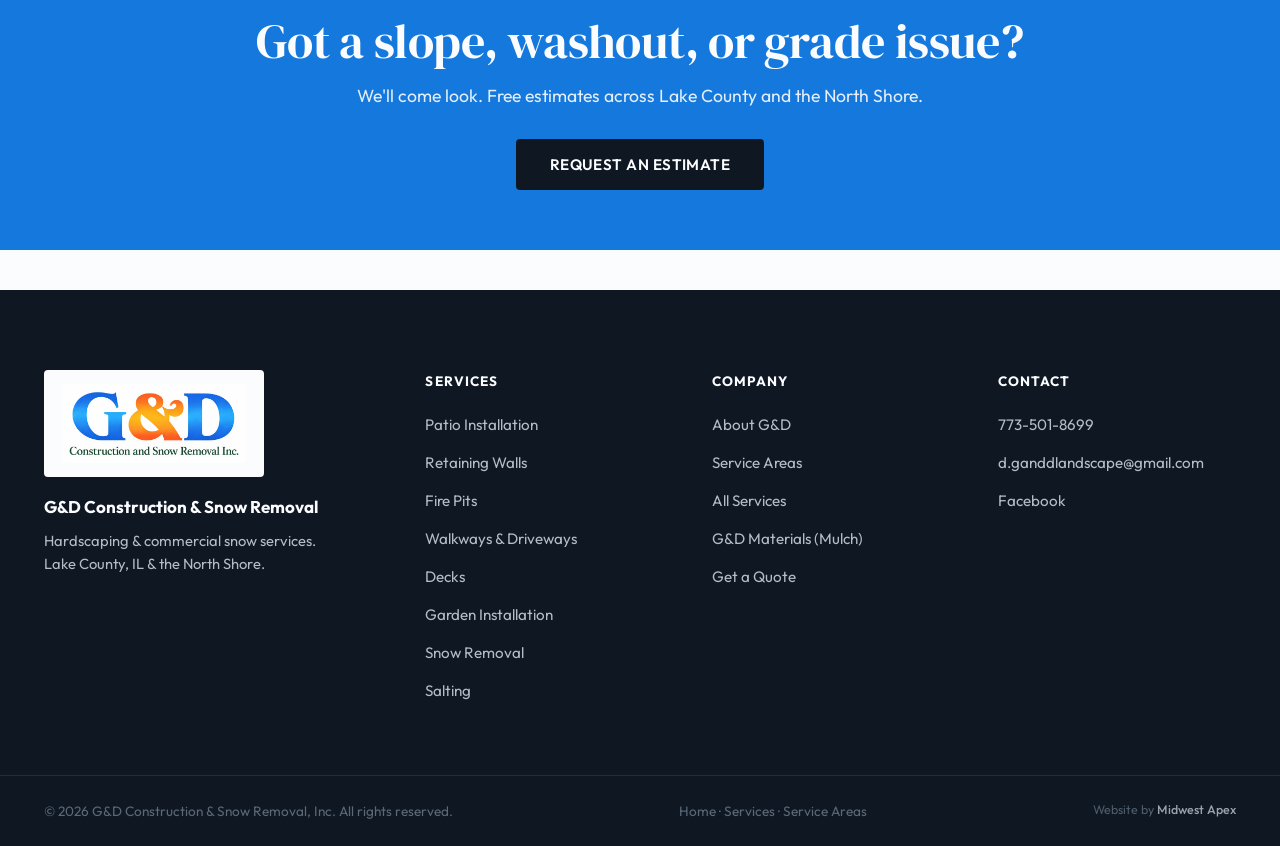
<file: retaining-walls.html>
<!DOCTYPE html>
<html lang="en">
<head>
<meta charset="UTF-8">
<meta name="viewport" content="width=device-width, initial-scale=1.0">
<title>Retaining Walls in Lake County, IL | Engineered Stone & Block Walls | G&D Construction</title>
<meta name="description" content="Engineered retaining walls in Lake County and Chicago's North Shore. Segmental block, natural stone, and timber walls with proper drainage. Free estimates. Call 773-501-8699.">
<meta name="keywords" content="retaining wall Lake County IL, retaining wall builder Barrington, segmental block wall, natural stone wall North Shore, retaining wall contractor Highland Park">
<link rel="canonical" href="https://gdconstructionsnow.com/retaining-walls.html">
<meta name="robots" content="index, follow">

<meta property="og:title" content="Retaining Walls in Lake County, IL | G&D Construction">
<meta property="og:description" content="Engineered retaining walls in Lake County and Chicago's North Shore. Segmental block, natural stone, and timber walls with proper drainage. Free estimates. Call 773-501-8699.">
<meta property="og:url" content="https://gdconstructionsnow.com/retaining-walls.html">
<meta property="og:type" content="website">

<link rel="manifest" href="manifest.json">
<link rel="icon" type="image/png" href="GD.png">
<link rel="preconnect" href="https://fonts.googleapis.com">
<link rel="preconnect" href="https://fonts.gstatic.com" crossorigin>
<link rel="stylesheet" href="https://fonts.googleapis.com/css2?family=DM+Serif+Display:ital@0;1&family=Outfit:wght@300;400;500;600;700;800&display=swap">
<link rel="stylesheet" href="styles.css">

<script type="application/ld+json">
{
  "@context": "https://schema.org",
  "@type": "Service",
  "serviceType": "Retaining Wall Construction",
  "provider": {
    "@type": "GeneralContractor",
    "name": "G&D Construction & Snow Removal, Inc.",
  "legalName": "G&D Construction and Snow Removal, Inc.",
    "telephone": "+1-773-501-8699",
    "email": "d.ganddlandscape@gmail.com",
    "url": "https://gdconstructionsnow.com/"
  },
  "areaServed": "Lake County, IL and Chicago's North Shore",
  "description": "Engineered segmental block, natural stone, and timber retaining walls with proper drainage and base preparation."
}
</script>
</head>
<body>
<a href="#main" class="skip-link">Skip to main content</a>

<header class="site-header">
  <div class="container header-inner">
    <a href="index.html" class="logo"><img src="GD.png" alt="G&D Construction & Snow Removal" width="131" height="44"><span class="logo-text"><strong>G&amp;D</strong><em>Construction &amp; Snow</em></span></a>
    <nav class="primary-nav" aria-label="Primary"><button class="nav-toggle" aria-expanded="false" aria-controls="nav-menu"><span></span><span></span><span></span><span class="sr-only">Menu</span></button>
      <ul id="nav-menu">
        <li><a href="index.html">Home</a></li>
        <li><a href="services.html" class="active">Services</a></li>
        <li><a href="hardscaping.html">Hardscaping</a></li>
        <li><a href="snow-removal.html">Snow Removal</a></li>
        <li><a href="service-areas.html">Service Areas</a></li>
        <li><a href="about.html">About</a></li>
        <li><a href="index.html#contact" class="btn-nav">Get a Quote</a></li>
      </ul>
    </nav>
    <a href="tel:7735018699" class="phone-cta"><svg width="18" height="18" viewBox="0 0 24 24" fill="none" stroke="currentColor" stroke-width="2.5"><path d="M22 16.92v3a2 2 0 0 1-2.18 2 19.79 19.79 0 0 1-8.63-3.07 19.5 19.5 0 0 1-6-6 19.79 19.79 0 0 1-3.07-8.67A2 2 0 0 1 4.11 2h3a2 2 0 0 1 2 1.72 12.84 12.84 0 0 0 .7 2.81 2 2 0 0 1-.45 2.11L8.09 9.91a16 16 0 0 0 6 6l1.27-1.27a2 2 0 0 1 2.11-.45 12.84 12.84 0 0 0 2.81.7A2 2 0 0 1 22 16.92z"/></svg>773-501-8699</a>
  </div>
</header>

<main id="main">

<section class="page-hero">
  <div class="container">
    <p class="breadcrumbs"><a href="index.html">Home</a><span>›</span><a href="services.html">Services</a><span>›</span>Retaining Walls</p>
    <span class="eyebrow">Hardscaping &middot; Structural</span>
    <h1>Retaining Walls That<br>Hold the Line.</h1>
    <p class="lede">Whether you're terracing a sloped backyard in Lake Zurich or stabilizing a driveway cut in Highland Park, our walls are engineered for the load — and built with the drainage that keeps them standing decade after decade.</p>
    <div class="hero-ctas">
      <a href="index.html#contact" class="btn btn-primary">Get a Free Wall Estimate</a>
      <a href="tel:7735018699" class="btn btn-ghost">Call 773-501-8699</a>
    </div>
  </div>
</section>

<section class="content-section">
  <div class="container">
    <div class="content-grid">
      <div>
        <span class="section-eyebrow">Wall Types</span>
        <h2>Built for the load. Built for the look.</h2>
        <p>Retaining walls do real engineering work — they have to handle saturated soil, freeze-thaw, and lateral pressure. We build to spec, not to whatever's cheap on the truck.</p>
        <ul class="feature-list">
          <li><strong>Segmental block walls</strong> — Versa-Lok, Allan Block, Belgard</li>
          <li><strong>Natural stone walls</strong> — Lannon, limestone, fieldstone</li>
          <li><strong>Boulder walls</strong> — for naturalized landscape settings</li>
          <li><strong>Timber walls</strong> — pressure-treated, structurally engineered</li>
          <li><strong>Tiered &amp; terraced walls</strong> — for steep grade changes</li>
          <li><strong>Seat walls &amp; planter walls</strong> — finishing touches for patios</li>
        </ul>
      </div>
      <div class="content-feature">
        <h3>What's behind the wall matters</h3>
        <p>The visible block is maybe 15% of a real retaining wall. Here's what we put behind it:</p>
        <ul class="feature-list">
          <li>Compacted base trench, leveled to spec</li>
          <li>Geogrid reinforcement on walls over 4 ft</li>
          <li>Drain tile + clean stone backfill</li>
          <li>Filter fabric to prevent silt clogging</li>
          <li>Engineered drainage to daylight</li>
        </ul>
      </div>
    </div>
  </div>
</section>

<section class="cta-strip">
  <div class="container">
    <h2>Got a slope, washout, or grade issue?</h2>
    <p>We'll come look. Free estimates across Lake County and the North Shore.</p>
    <a href="index.html#contact" class="btn btn-secondary">Request an Estimate</a>
  </div>
</section>

</main>

<footer class="site-footer">
  <div class="container footer-inner">
    <div class="footer-col footer-brand"><img src="GD-full.png" alt="G&D Construction &amp; Snow Removal" width="209" height="90"><p><strong>G&amp;D Construction &amp; Snow Removal</strong></p><p class="footer-tag">Hardscaping &amp; commercial snow services. Lake County, IL &amp; the North Shore.</p></div>
    <div class="footer-col"><h4>Services</h4><ul><li><a href="patios.html">Patio Installation</a></li><li><a href="retaining-walls.html">Retaining Walls</a></li><li><a href="fire-pits.html">Fire Pits</a></li><li><a href="walkways-driveways.html">Walkways &amp; Driveways</a></li><li><a href="decks.html">Decks</a></li><li><a href="gardens.html">Garden Installation</a></li><li><a href="snow-removal.html">Snow Removal</a></li><li><a href="salting.html">Salting</a></li></ul></div>
    <div class="footer-col"><h4>Company</h4><ul><li><a href="about.html">About G&amp;D</a></li><li><a href="service-areas.html">Service Areas</a></li><li><a href="services.html">All Services</a></li><li><a href="https://gdmulchmaterials.com" target="_blank" rel="noopener">G&amp;D Materials (Mulch)</a></li><li><a href="index.html#contact">Get a Quote</a></li></ul></div>
    <div class="footer-col"><h4>Contact</h4><ul class="footer-contact"><li><a href="tel:7735018699">773-501-8699</a></li><li><a href="mailto:d.ganddlandscape@gmail.com">d.ganddlandscape@gmail.com</a></li><li><a href="https://www.facebook.com/profile.php?id=61575381793663" target="_blank" rel="noopener">Facebook</a></li></ul></div>
  </div>
  <div class="footer-bottom"><div class="container"><p>&copy; <span id="year"></span> G&amp;D Construction &amp; Snow Removal, Inc. All rights reserved.</p><p class="footer-bottom-links"><a href="index.html">Home</a> · <a href="services.html">Services</a> · <a href="service-areas.html">Service Areas</a></p>
      <p class="footer-credit">Website by <a href="https://midwestapex.com" target="_blank" rel="noopener">Midwest Apex</a></p></div></div>
</footer>

<script src="script.js"></script>
</body>
</html>
</file>
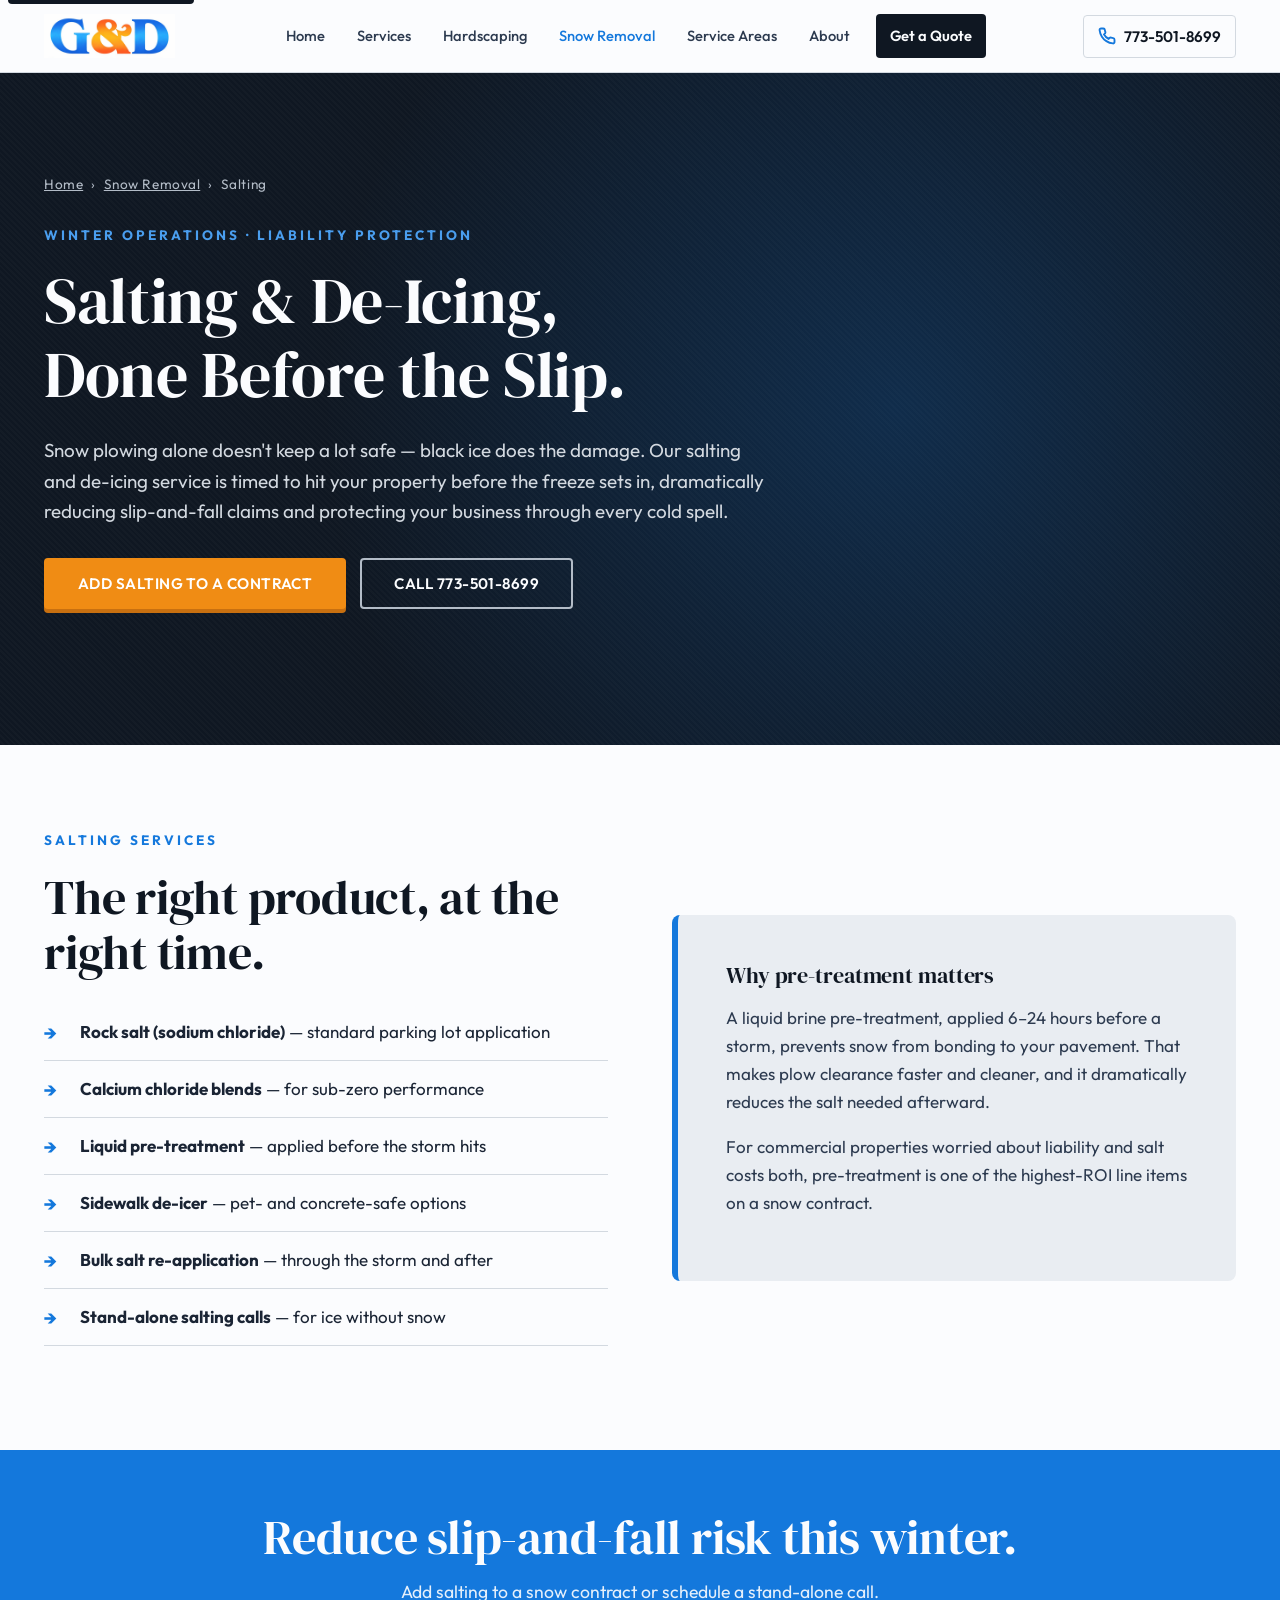
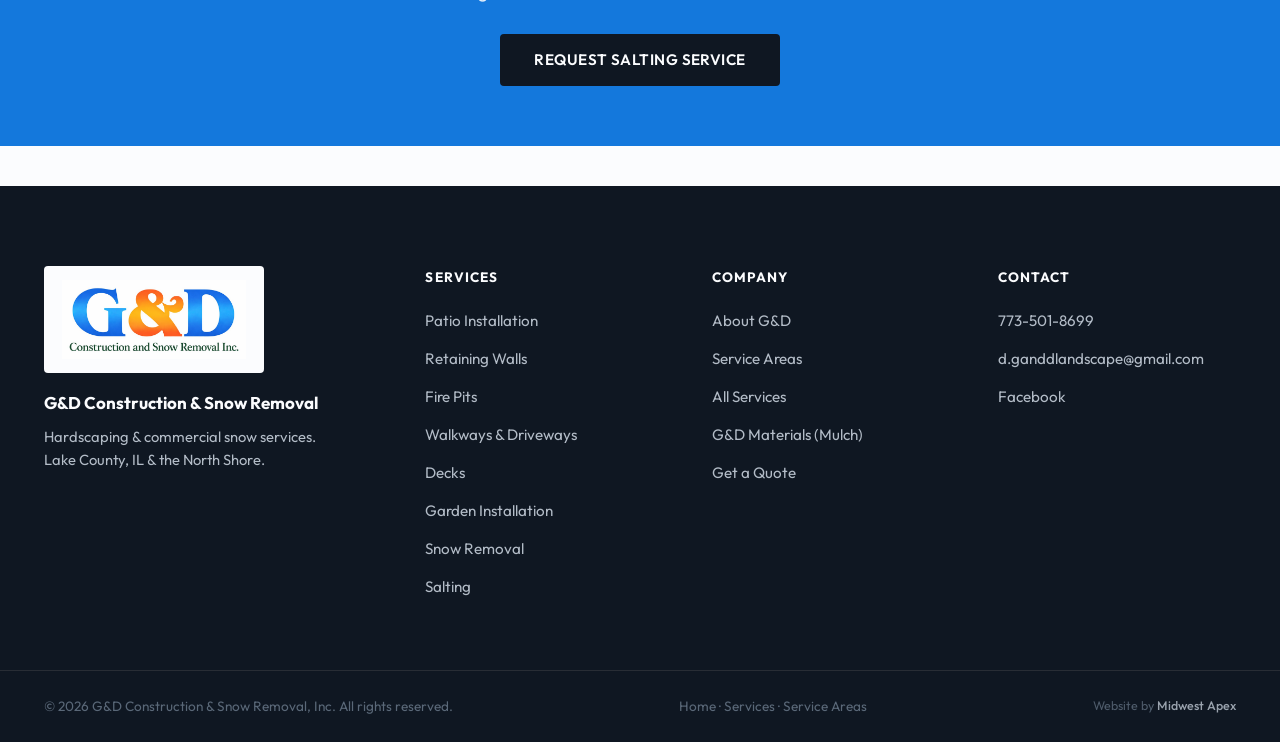
<file: salting.html>
<!DOCTYPE html>
<html lang="en">
<head>
<meta charset="UTF-8">
<meta name="viewport" content="width=device-width, initial-scale=1.0">
<title>Salting & De-Icing Services in Lake County, IL | G&D Snow Removal</title>
<meta name="description" content="Pre-treatment and post-storm salting for commercial properties across Lake County and Chicago's North Shore. Reduce slip-and-fall liability. Call 773-501-8699.">
<meta name="keywords" content="salting service Lake County, de-icing Barrington, parking lot salting North Shore IL, ice melt application, commercial salting Highland Park">
<link rel="canonical" href="https://gdconstructionsnow.com/salting.html">
<meta name="robots" content="index, follow">

<meta property="og:title" content="Salting & De-Icing in Lake County, IL | G&D">
<meta property="og:description" content="Pre-treatment and post-storm salting for commercial properties across Lake County and Chicago's North Shore. Reduce slip-and-fall liability. Call 773-501-8699.">
<meta property="og:url" content="https://gdconstructionsnow.com/salting.html">
<meta property="og:type" content="website">

<link rel="manifest" href="manifest.json">
<link rel="icon" type="image/png" href="GD.png">
<link rel="preconnect" href="https://fonts.googleapis.com">
<link rel="preconnect" href="https://fonts.gstatic.com" crossorigin>
<link rel="stylesheet" href="https://fonts.googleapis.com/css2?family=DM+Serif+Display:ital@0;1&family=Outfit:wght@300;400;500;600;700;800&display=swap">
<link rel="stylesheet" href="styles.css">

<script type="application/ld+json">
{
  "@context": "https://schema.org",
  "@type": "Service",
  "serviceType": "Salting and De-Icing",
  "provider": {
    "@type": "GeneralContractor",
    "name": "G&D Construction & Snow Removal, Inc.",
  "legalName": "G&D Construction and Snow Removal, Inc.",
    "telephone": "+1-773-501-8699",
    "email": "d.ganddlandscape@gmail.com",
    "url": "https://gdconstructionsnow.com/"
  },
  "areaServed": "Lake County, IL and Chicago's North Shore",
  "description": "Pre-treatment and post-storm salting and de-icing for commercial parking lots, walkways, and entries in Lake County, IL."
}
</script>
</head>
<body>
<a href="#main" class="skip-link">Skip to main content</a>

<header class="site-header">
  <div class="container header-inner">
    <a href="index.html" class="logo"><img src="GD.png" alt="G&D Construction & Snow Removal" width="131" height="44"><span class="logo-text"><strong>G&amp;D</strong><em>Construction &amp; Snow</em></span></a>
    <nav class="primary-nav" aria-label="Primary"><button class="nav-toggle" aria-expanded="false" aria-controls="nav-menu"><span></span><span></span><span></span><span class="sr-only">Menu</span></button>
      <ul id="nav-menu">
        <li><a href="index.html">Home</a></li>
        <li><a href="services.html">Services</a></li>
        <li><a href="hardscaping.html">Hardscaping</a></li>
        <li><a href="snow-removal.html" class="active">Snow Removal</a></li>
        <li><a href="service-areas.html">Service Areas</a></li>
        <li><a href="about.html">About</a></li>
        <li><a href="index.html#contact" class="btn-nav">Get a Quote</a></li>
      </ul>
    </nav>
    <a href="tel:7735018699" class="phone-cta"><svg width="18" height="18" viewBox="0 0 24 24" fill="none" stroke="currentColor" stroke-width="2.5"><path d="M22 16.92v3a2 2 0 0 1-2.18 2 19.79 19.79 0 0 1-8.63-3.07 19.5 19.5 0 0 1-6-6 19.79 19.79 0 0 1-3.07-8.67A2 2 0 0 1 4.11 2h3a2 2 0 0 1 2 1.72 12.84 12.84 0 0 0 .7 2.81 2 2 0 0 1-.45 2.11L8.09 9.91a16 16 0 0 0 6 6l1.27-1.27a2 2 0 0 1 2.11-.45 12.84 12.84 0 0 0 2.81.7A2 2 0 0 1 22 16.92z"/></svg>773-501-8699</a>
  </div>
</header>

<main id="main">

<section class="page-hero">
  <div class="container">
    <p class="breadcrumbs"><a href="index.html">Home</a><span>›</span><a href="snow-removal.html">Snow Removal</a><span>›</span>Salting</p>
    <span class="eyebrow">Winter Operations &middot; Liability Protection</span>
    <h1>Salting &amp; De-Icing,<br>Done Before the Slip.</h1>
    <p class="lede">Snow plowing alone doesn't keep a lot safe — black ice does the damage. Our salting and de-icing service is timed to hit your property before the freeze sets in, dramatically reducing slip-and-fall claims and protecting your business through every cold spell.</p>
    <div class="hero-ctas">
      <a href="index.html#contact" class="btn btn-primary">Add Salting to a Contract</a>
      <a href="tel:7735018699" class="btn btn-ghost">Call 773-501-8699</a>
    </div>
  </div>
</section>

<section class="content-section">
  <div class="container">
    <div class="content-grid">
      <div>
        <span class="section-eyebrow">Salting Services</span>
        <h2>The right product, at the right time.</h2>
        <ul class="feature-list">
          <li><strong>Rock salt (sodium chloride)</strong> — standard parking lot application</li>
          <li><strong>Calcium chloride blends</strong> — for sub-zero performance</li>
          <li><strong>Liquid pre-treatment</strong> — applied before the storm hits</li>
          <li><strong>Sidewalk de-icer</strong> — pet- and concrete-safe options</li>
          <li><strong>Bulk salt re-application</strong> — through the storm and after</li>
          <li><strong>Stand-alone salting calls</strong> — for ice without snow</li>
        </ul>
      </div>
      <div class="content-feature">
        <h3>Why pre-treatment matters</h3>
        <p>A liquid brine pre-treatment, applied 6–24 hours before a storm, prevents snow from bonding to your pavement. That makes plow clearance faster and cleaner, and it dramatically reduces the salt needed afterward.</p>
        <p>For commercial properties worried about liability and salt costs both, pre-treatment is one of the highest-ROI line items on a snow contract.</p>
      </div>
    </div>
  </div>
</section>

<section class="cta-strip">
  <div class="container">
    <h2>Reduce slip-and-fall risk this winter.</h2>
    <p>Add salting to a snow contract or schedule a stand-alone call.</p>
    <a href="index.html#contact" class="btn btn-secondary">Request Salting Service</a>
  </div>
</section>

</main>

<footer class="site-footer">
  <div class="container footer-inner">
    <div class="footer-col footer-brand"><img src="GD-full.png" alt="G&D Construction &amp; Snow Removal" width="209" height="90"><p><strong>G&amp;D Construction &amp; Snow Removal</strong></p><p class="footer-tag">Hardscaping &amp; commercial snow services. Lake County, IL &amp; the North Shore.</p></div>
    <div class="footer-col"><h4>Services</h4><ul><li><a href="patios.html">Patio Installation</a></li><li><a href="retaining-walls.html">Retaining Walls</a></li><li><a href="fire-pits.html">Fire Pits</a></li><li><a href="walkways-driveways.html">Walkways &amp; Driveways</a></li><li><a href="decks.html">Decks</a></li><li><a href="gardens.html">Garden Installation</a></li><li><a href="snow-removal.html">Snow Removal</a></li><li><a href="salting.html">Salting</a></li></ul></div>
    <div class="footer-col"><h4>Company</h4><ul><li><a href="about.html">About G&amp;D</a></li><li><a href="service-areas.html">Service Areas</a></li><li><a href="services.html">All Services</a></li><li><a href="https://gdmulchmaterials.com" target="_blank" rel="noopener">G&amp;D Materials (Mulch)</a></li><li><a href="index.html#contact">Get a Quote</a></li></ul></div>
    <div class="footer-col"><h4>Contact</h4><ul class="footer-contact"><li><a href="tel:7735018699">773-501-8699</a></li><li><a href="mailto:d.ganddlandscape@gmail.com">d.ganddlandscape@gmail.com</a></li><li><a href="https://www.facebook.com/profile.php?id=61575381793663" target="_blank" rel="noopener">Facebook</a></li></ul></div>
  </div>
  <div class="footer-bottom"><div class="container"><p>&copy; <span id="year"></span> G&amp;D Construction &amp; Snow Removal, Inc. All rights reserved.</p><p class="footer-bottom-links"><a href="index.html">Home</a> · <a href="services.html">Services</a> · <a href="service-areas.html">Service Areas</a></p>
      <p class="footer-credit">Website by <a href="https://midwestapex.com" target="_blank" rel="noopener">Midwest Apex</a></p></div></div>
</footer>

<script src="script.js"></script>
</body>
</html>
</file>
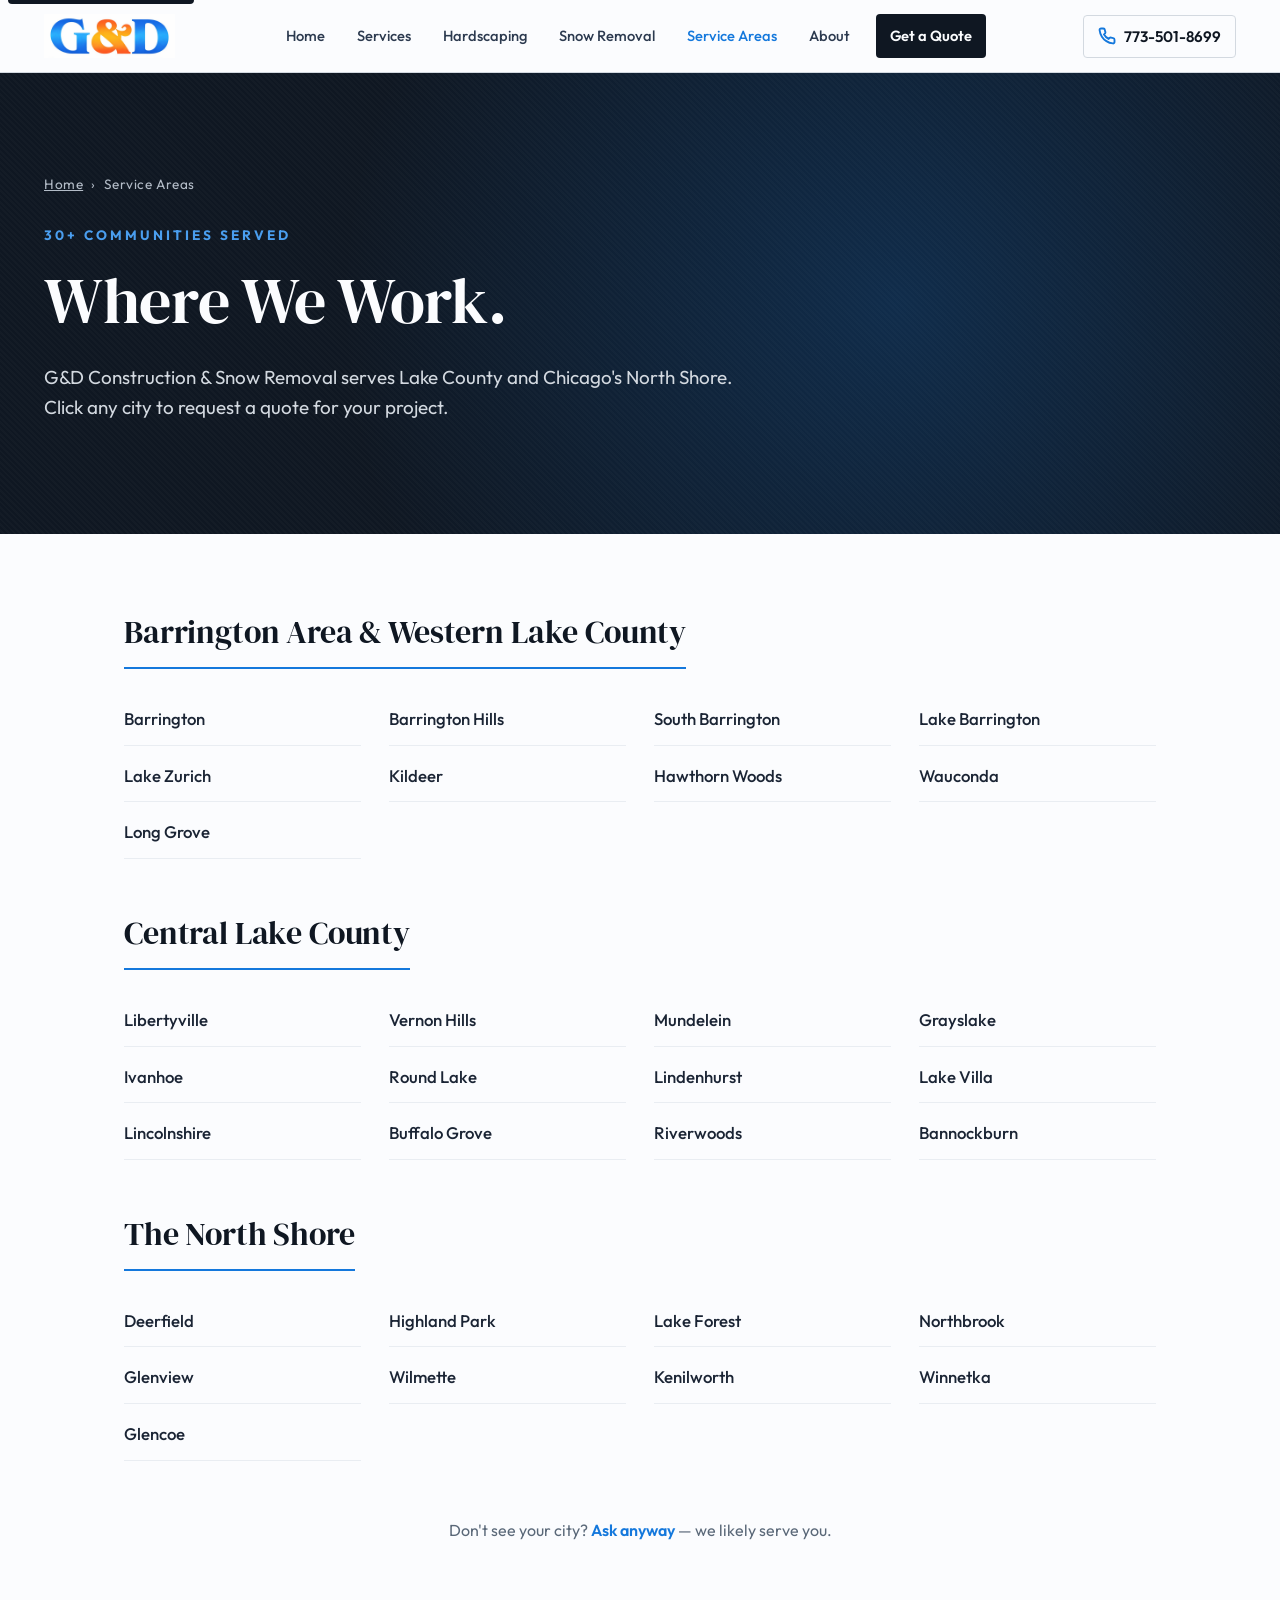
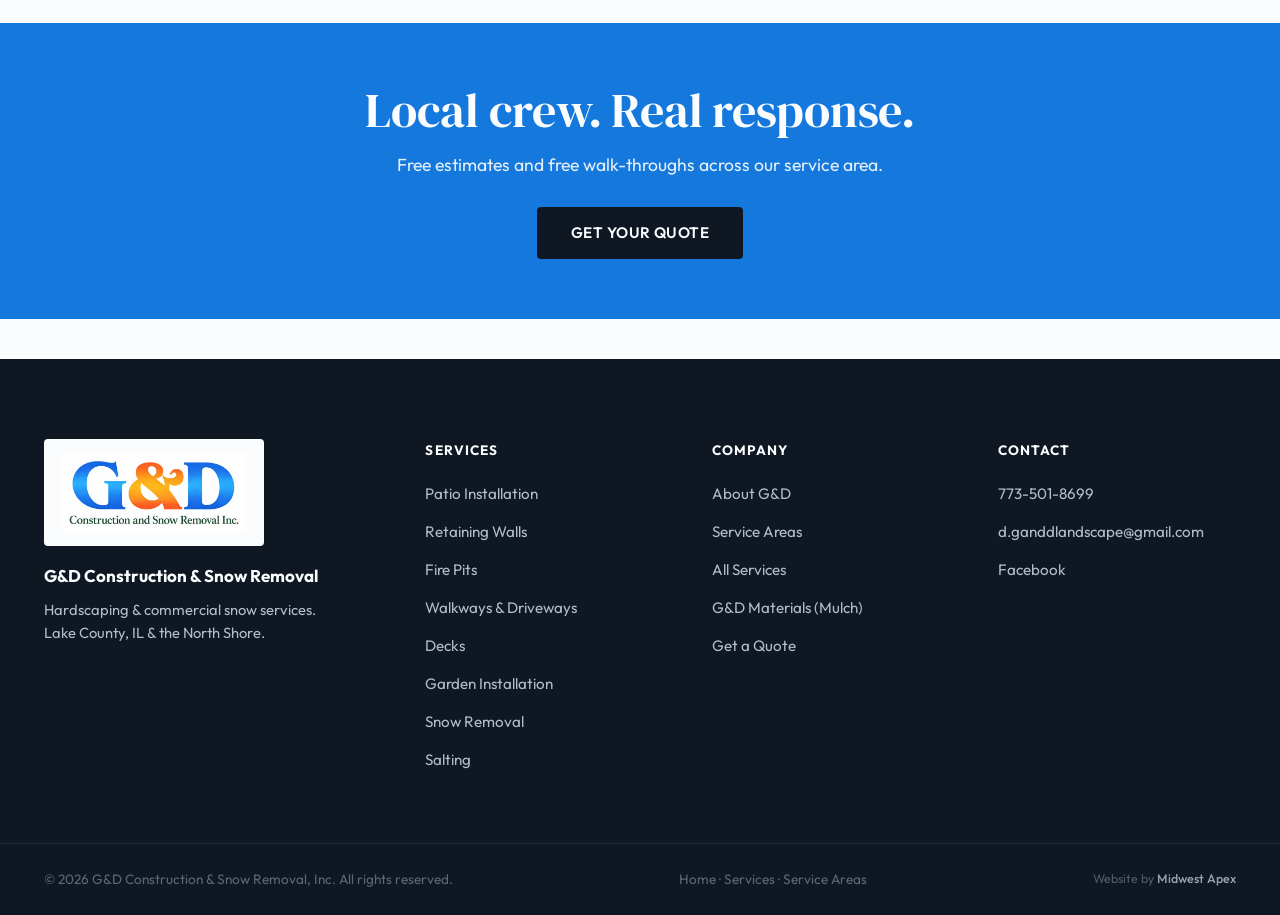
<file: service-areas.html>
<!DOCTYPE html>
<html lang="en">
<head>
<meta charset="UTF-8">
<meta name="viewport" content="width=device-width, initial-scale=1.0">
<title>Service Areas | Construction & Snow Removal Across Lake County & the North Shore | G&D</title>
<meta name="description" content="G&D Construction & Snow Removal serves 30+ cities across Lake County and Chicago's North Shore — from Lake Zurich and Barrington to Highland Park, Lake Forest, and Winnetka. Call 773-501-8699.">
<meta name="keywords" content="Lake County construction, North Shore snow removal, Lake Zurich, Barrington, Highland Park, Lake Forest, Winnetka, Glencoe, Northbrook, Wilmette, Glenview, Deerfield, Libertyville, Vernon Hills, Mundelein, Hawthorn Woods, service areas">
<link rel="canonical" href="https://gdconstructionsnow.com/service-areas.html">
<meta name="robots" content="index, follow">

<meta property="og:title" content="Service Areas | G&D Construction & Snow Removal">
<meta property="og:description" content="Construction and snow removal services across 30+ Lake County and North Shore communities.">
<meta property="og:url" content="https://gdconstructionsnow.com/service-areas.html">

<link rel="manifest" href="manifest.json">
<link rel="icon" type="image/png" href="GD.png">
<link rel="preconnect" href="https://fonts.googleapis.com">
<link rel="preconnect" href="https://fonts.gstatic.com" crossorigin>
<link rel="stylesheet" href="https://fonts.googleapis.com/css2?family=DM+Serif+Display:ital@0;1&family=Outfit:wght@300;400;500;600;700;800&display=swap">
<link rel="stylesheet" href="styles.css">
</head>
<body>
<a href="#main" class="skip-link">Skip to main content</a>

<header class="site-header">
  <div class="container header-inner">
    <a href="index.html" class="logo"><img src="GD.png" alt="G&D Construction & Snow Removal" width="131" height="44"><span class="logo-text"><strong>G&amp;D</strong><em>Construction &amp; Snow</em></span></a>
    <nav class="primary-nav" aria-label="Primary"><button class="nav-toggle" aria-expanded="false" aria-controls="nav-menu"><span></span><span></span><span></span><span class="sr-only">Menu</span></button>
      <ul id="nav-menu">
        <li><a href="index.html">Home</a></li>
        <li><a href="services.html">Services</a></li>
        <li><a href="hardscaping.html">Hardscaping</a></li>
        <li><a href="snow-removal.html">Snow Removal</a></li>
        <li><a href="service-areas.html" class="active">Service Areas</a></li>
        <li><a href="about.html">About</a></li>
        <li><a href="index.html#contact" class="btn-nav">Get a Quote</a></li>
      </ul>
    </nav>
    <a href="tel:7735018699" class="phone-cta"><svg width="18" height="18" viewBox="0 0 24 24" fill="none" stroke="currentColor" stroke-width="2.5"><path d="M22 16.92v3a2 2 0 0 1-2.18 2 19.79 19.79 0 0 1-8.63-3.07 19.5 19.5 0 0 1-6-6 19.79 19.79 0 0 1-3.07-8.67A2 2 0 0 1 4.11 2h3a2 2 0 0 1 2 1.72 12.84 12.84 0 0 0 .7 2.81 2 2 0 0 1-.45 2.11L8.09 9.91a16 16 0 0 0 6 6l1.27-1.27a2 2 0 0 1 2.11-.45 12.84 12.84 0 0 0 2.81.7A2 2 0 0 1 22 16.92z"/></svg>773-501-8699</a>
  </div>
</header>

<main id="main">

<section class="page-hero">
  <div class="container">
    <p class="breadcrumbs"><a href="index.html">Home</a><span>›</span>Service Areas</p>
    <span class="eyebrow">30+ Communities Served</span>
    <h1>Where We Work.</h1>
    <p class="lede">G&amp;D Construction &amp; Snow Removal serves Lake County and Chicago's North Shore. Click any city to request a quote for your project.</p>
  </div>
</section>

<section class="content-section">
  <div class="container" style="max-width: 1080px;">
    <div class="city-list-wrap">
      <h2>Barrington Area &amp; Western Lake County</h2>
      <ul class="city-list">
        <li><a href="index.html?city=Barrington#contact" id="barrington">Barrington</a></li>
        <li><a href="index.html?city=Barrington%20Hills#contact" id="barrington-hills">Barrington Hills</a></li>
        <li><a href="index.html?city=South%20Barrington#contact" id="south-barrington">South Barrington</a></li>
        <li><a href="index.html?city=Lake%20Barrington#contact" id="lake-barrington">Lake Barrington</a></li>
        <li><a href="index.html?city=Lake%20Zurich#contact" id="lake-zurich">Lake Zurich</a></li>
        <li><a href="index.html?city=Kildeer#contact" id="kildeer">Kildeer</a></li>
        <li><a href="index.html?city=Hawthorn%20Woods#contact" id="hawthorn-woods">Hawthorn Woods</a></li>
        <li><a href="index.html?city=Wauconda#contact" id="wauconda">Wauconda</a></li>
        <li><a href="index.html?city=Long%20Grove#contact" id="long-grove">Long Grove</a></li>
      </ul>
    </div>

    <div class="city-list-wrap">
      <h2>Central Lake County</h2>
      <ul class="city-list">
        <li><a href="index.html?city=Libertyville#contact" id="libertyville">Libertyville</a></li>
        <li><a href="index.html?city=Vernon%20Hills#contact" id="vernon-hills">Vernon Hills</a></li>
        <li><a href="index.html?city=Mundelein#contact" id="mundelein">Mundelein</a></li>
        <li><a href="index.html?city=Grayslake#contact" id="grayslake">Grayslake</a></li>
        <li><a href="index.html?city=Ivanhoe#contact" id="ivanhoe">Ivanhoe</a></li>
        <li><a href="index.html?city=Round%20Lake#contact" id="round-lake">Round Lake</a></li>
        <li><a href="index.html?city=Lindenhurst#contact" id="lindenhurst">Lindenhurst</a></li>
        <li><a href="index.html?city=Lake%20Villa#contact" id="lake-villa">Lake Villa</a></li>
        <li><a href="index.html?city=Lincolnshire#contact" id="lincolnshire">Lincolnshire</a></li>
        <li><a href="index.html?city=Buffalo%20Grove#contact" id="buffalo-grove">Buffalo Grove</a></li>
        <li><a href="index.html?city=Riverwoods#contact" id="riverwoods">Riverwoods</a></li>
        <li><a href="index.html?city=Bannockburn#contact" id="bannockburn">Bannockburn</a></li>
      </ul>
    </div>

    <div class="city-list-wrap">
      <h2>The North Shore</h2>
      <ul class="city-list">
        <li><a href="index.html?city=Deerfield#contact" id="deerfield">Deerfield</a></li>
        <li><a href="index.html?city=Highland%20Park#contact" id="highland-park">Highland Park</a></li>
        <li><a href="index.html?city=Lake%20Forest#contact" id="lake-forest">Lake Forest</a></li>
        <li><a href="index.html?city=Northbrook#contact" id="northbrook">Northbrook</a></li>
        <li><a href="index.html?city=Glenview#contact" id="glenview">Glenview</a></li>
        <li><a href="index.html?city=Wilmette#contact" id="wilmette">Wilmette</a></li>
        <li><a href="index.html?city=Kenilworth#contact" id="kenilworth">Kenilworth</a></li>
        <li><a href="index.html?city=Winnetka#contact" id="winnetka">Winnetka</a></li>
        <li><a href="index.html?city=Glencoe#contact" id="glencoe">Glencoe</a></li>
      </ul>
    </div>

    <p style="text-align:center; margin-top: 56px; color: var(--stone-500); font-size: 1rem;">Don't see your city? <a href="index.html#contact" style="color: var(--brand-blue); font-weight: 600;">Ask anyway</a> — we likely serve you.</p>
  </div>
</section>

<section class="cta-strip">
  <div class="container">
    <h2>Local crew. Real response.</h2>
    <p>Free estimates and free walk-throughs across our service area.</p>
    <a href="index.html#contact" class="btn btn-secondary">Get Your Quote</a>
  </div>
</section>

</main>

<footer class="site-footer">
  <div class="container footer-inner">
    <div class="footer-col footer-brand"><img src="GD-full.png" alt="G&D Construction &amp; Snow Removal" width="209" height="90"><p><strong>G&amp;D Construction &amp; Snow Removal</strong></p><p class="footer-tag">Hardscaping &amp; commercial snow services. Lake County, IL &amp; the North Shore.</p></div>
    <div class="footer-col"><h4>Services</h4><ul><li><a href="patios.html">Patio Installation</a></li><li><a href="retaining-walls.html">Retaining Walls</a></li><li><a href="fire-pits.html">Fire Pits</a></li><li><a href="walkways-driveways.html">Walkways &amp; Driveways</a></li><li><a href="decks.html">Decks</a></li><li><a href="gardens.html">Garden Installation</a></li><li><a href="snow-removal.html">Snow Removal</a></li><li><a href="salting.html">Salting</a></li></ul></div>
    <div class="footer-col"><h4>Company</h4><ul><li><a href="about.html">About G&amp;D</a></li><li><a href="service-areas.html">Service Areas</a></li><li><a href="services.html">All Services</a></li><li><a href="https://gdmulchmaterials.com" target="_blank" rel="noopener">G&amp;D Materials (Mulch)</a></li><li><a href="index.html#contact">Get a Quote</a></li></ul></div>
    <div class="footer-col"><h4>Contact</h4><ul class="footer-contact"><li><a href="tel:7735018699">773-501-8699</a></li><li><a href="mailto:d.ganddlandscape@gmail.com">d.ganddlandscape@gmail.com</a></li><li><a href="https://www.facebook.com/profile.php?id=61575381793663" target="_blank" rel="noopener">Facebook</a></li></ul></div>
  </div>
  <div class="footer-bottom"><div class="container"><p>&copy; <span id="year"></span> G&amp;D Construction &amp; Snow Removal, Inc. All rights reserved.</p><p class="footer-bottom-links"><a href="index.html">Home</a> · <a href="services.html">Services</a> · <a href="service-areas.html">Service Areas</a></p>
      <p class="footer-credit">Website by <a href="https://midwestapex.com" target="_blank" rel="noopener">Midwest Apex</a></p></div></div>
</footer>

<script src="script.js"></script>
</body>
</html>
</file>
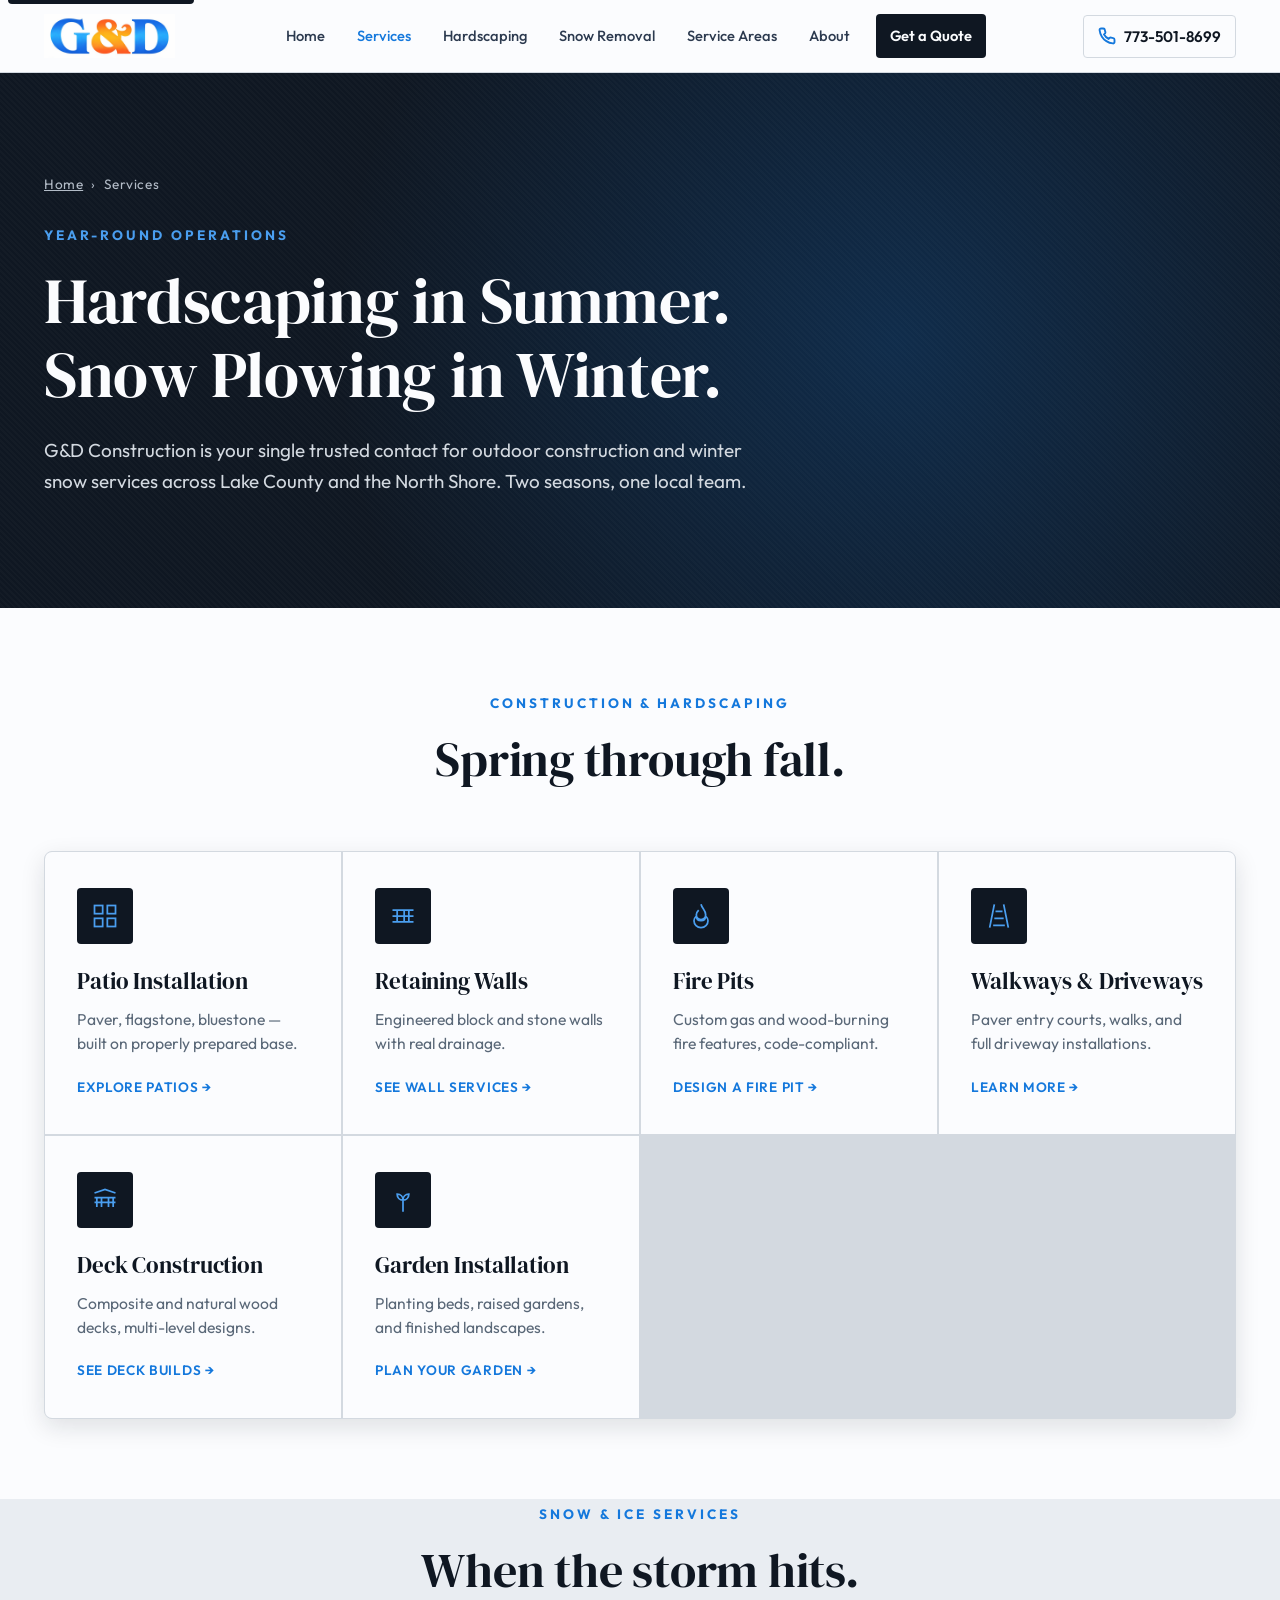
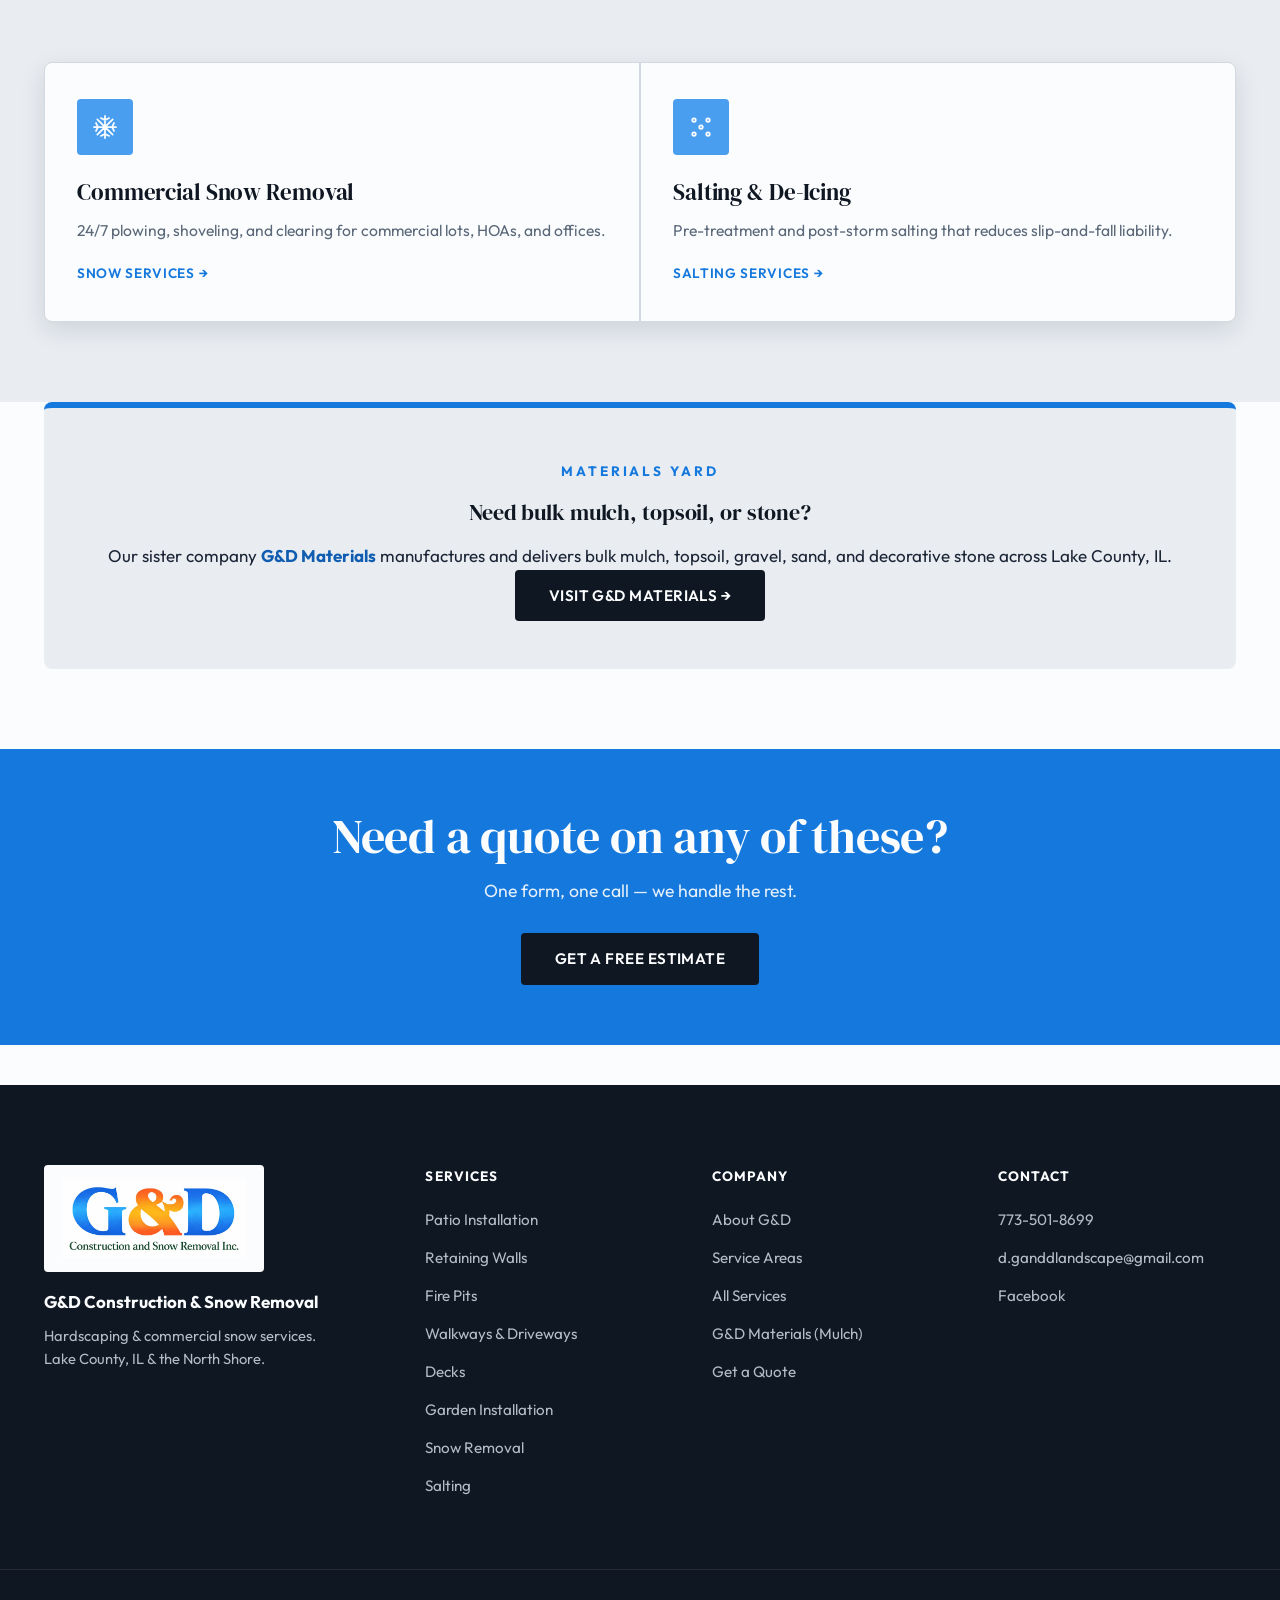
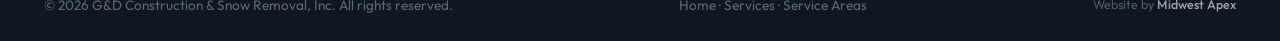
<file: services.html>
<!DOCTYPE html>
<html lang="en">
<head>
<meta charset="UTF-8">
<meta name="viewport" content="width=device-width, initial-scale=1.0">
<title>Construction & Snow Services in Lake County, IL | G&D Construction</title>
<meta name="description" content="Full-service construction, hardscaping, and commercial snow removal across Lake County and Chicago's North Shore. Patios, walls, decks, plowing, salting and more.">
<meta name="keywords" content="construction services Lake County, hardscaping North Shore IL, snow removal services, patio installation, retaining walls, decks, fire pits, salting">
<link rel="canonical" href="https://gdconstructionsnow.com/services.html">
<meta name="robots" content="index, follow">

<meta property="og:title" content="Construction & Snow Services | G&D Construction">
<meta property="og:description" content="Full-service construction, hardscaping, and commercial snow removal in Lake County, IL.">
<meta property="og:url" content="https://gdconstructionsnow.com/services.html">

<link rel="manifest" href="manifest.json">
<link rel="icon" type="image/png" href="GD.png">
<link rel="preconnect" href="https://fonts.googleapis.com">
<link rel="preconnect" href="https://fonts.gstatic.com" crossorigin>
<link rel="stylesheet" href="https://fonts.googleapis.com/css2?family=DM+Serif+Display:ital@0;1&family=Outfit:wght@300;400;500;600;700;800&display=swap">
<link rel="stylesheet" href="styles.css">
</head>
<body>
<a href="#main" class="skip-link">Skip to main content</a>

<header class="site-header">
  <div class="container header-inner">
    <a href="index.html" class="logo"><img src="GD.png" alt="G&D Construction & Snow Removal" width="131" height="44"><span class="logo-text"><strong>G&amp;D</strong><em>Construction &amp; Snow</em></span></a>
    <nav class="primary-nav" aria-label="Primary"><button class="nav-toggle" aria-expanded="false" aria-controls="nav-menu"><span></span><span></span><span></span><span class="sr-only">Menu</span></button>
      <ul id="nav-menu">
        <li><a href="index.html">Home</a></li>
        <li><a href="services.html" class="active">Services</a></li>
        <li><a href="hardscaping.html">Hardscaping</a></li>
        <li><a href="snow-removal.html">Snow Removal</a></li>
        <li><a href="service-areas.html">Service Areas</a></li>
        <li><a href="about.html">About</a></li>
        <li><a href="index.html#contact" class="btn-nav">Get a Quote</a></li>
      </ul>
    </nav>
    <a href="tel:7735018699" class="phone-cta"><svg width="18" height="18" viewBox="0 0 24 24" fill="none" stroke="currentColor" stroke-width="2.5"><path d="M22 16.92v3a2 2 0 0 1-2.18 2 19.79 19.79 0 0 1-8.63-3.07 19.5 19.5 0 0 1-6-6 19.79 19.79 0 0 1-3.07-8.67A2 2 0 0 1 4.11 2h3a2 2 0 0 1 2 1.72 12.84 12.84 0 0 0 .7 2.81 2 2 0 0 1-.45 2.11L8.09 9.91a16 16 0 0 0 6 6l1.27-1.27a2 2 0 0 1 2.11-.45 12.84 12.84 0 0 0 2.81.7A2 2 0 0 1 22 16.92z"/></svg>773-501-8699</a>
  </div>
</header>

<main id="main">

<section class="page-hero">
  <div class="container">
    <p class="breadcrumbs"><a href="index.html">Home</a><span>›</span>Services</p>
    <span class="eyebrow">Year-Round Operations</span>
    <h1>Hardscaping in Summer.<br>Snow Plowing in Winter.</h1>
    <p class="lede">G&amp;D Construction is your single trusted contact for outdoor construction and winter snow services across Lake County and the North Shore. Two seasons, one local team.</p>
  </div>
</section>

<section class="content-section">
  <div class="container">
    <div class="section-head">
      <span class="section-eyebrow">Construction &amp; Hardscaping</span>
      <h2>Spring through fall.</h2>
    </div>
    <div class="service-grid">
      <a href="patios.html" class="service-card"><div class="service-icon"><svg viewBox="0 0 24 24" fill="none" stroke="currentColor" stroke-width="1.5"><rect x="3" y="3" width="7" height="7"/><rect x="14" y="3" width="7" height="7"/><rect x="3" y="14" width="7" height="7"/><rect x="14" y="14" width="7" height="7"/></svg></div><h3>Patio Installation</h3><p>Paver, flagstone, bluestone — built on properly prepared base.</p><span class="card-link">Explore patios →</span></a>
      <a href="retaining-walls.html" class="service-card"><div class="service-icon"><svg viewBox="0 0 24 24" fill="none" stroke="currentColor" stroke-width="1.5"><path d="M3 7h18M3 12h18M3 17h18M7 7v10M13 7v10M17 7v10"/></svg></div><h3>Retaining Walls</h3><p>Engineered block and stone walls with real drainage.</p><span class="card-link">See wall services →</span></a>
      <a href="fire-pits.html" class="service-card"><div class="service-icon"><svg viewBox="0 0 24 24" fill="none" stroke="currentColor" stroke-width="1.5"><path d="M12 2c1 4 4 5 4 9a4 4 0 0 1-8 0c0-2 1-3 2-4M12 22a6 6 0 0 0 6-6c0-2-1-3-2-4 0 3-2 4-4 4s-4-1-4-4c-1 1-2 2-2 4a6 6 0 0 0 6 6z"/></svg></div><h3>Fire Pits</h3><p>Custom gas and wood-burning fire features, code-compliant.</p><span class="card-link">Design a fire pit →</span></a>
      <a href="walkways-driveways.html" class="service-card"><div class="service-icon"><svg viewBox="0 0 24 24" fill="none" stroke="currentColor" stroke-width="1.5"><path d="M4 22l4-20M20 22l-4-20M9 8h6M8 14h8M7 20h10"/></svg></div><h3>Walkways &amp; Driveways</h3><p>Paver entry courts, walks, and full driveway installations.</p><span class="card-link">Learn more →</span></a>
      <a href="decks.html" class="service-card"><div class="service-icon"><svg viewBox="0 0 24 24" fill="none" stroke="currentColor" stroke-width="1.5"><path d="M3 10h18M3 14h18M5 10v8M9 10v8M15 10v8M19 10v8M3 6l9-3 9 3"/></svg></div><h3>Deck Construction</h3><p>Composite and natural wood decks, multi-level designs.</p><span class="card-link">See deck builds →</span></a>
      <a href="gardens.html" class="service-card"><div class="service-icon"><svg viewBox="0 0 24 24" fill="none" stroke="currentColor" stroke-width="1.5"><path d="M12 22V12M12 12c-3 0-5-2-5-5 3 0 5 2 5 5zM12 12c3 0 5-2 5-5-3 0-5 2-5 5z"/></svg></div><h3>Garden Installation</h3><p>Planting beds, raised gardens, and finished landscapes.</p><span class="card-link">Plan your garden →</span></a>
    </div>
  </div>
</section>

<section class="content-section" style="background:var(--stone-100);">
  <div class="container">
    <div class="section-head">
      <span class="section-eyebrow">Snow &amp; Ice Services</span>
      <h2>When the storm hits.</h2>
    </div>
    <div class="service-grid">
      <a href="snow-removal.html" class="service-card service-card-snow"><div class="service-icon"><svg viewBox="0 0 24 24" fill="none" stroke="currentColor" stroke-width="1.5"><path d="M12 2v20M2 12h20M5 5l14 14M19 5L5 19M8 4l4 2 4-2M8 20l4-2 4 2M4 8l2 4-2 4M20 8l-2 4 2 4"/></svg></div><h3>Commercial Snow Removal</h3><p>24/7 plowing, shoveling, and clearing for commercial lots, HOAs, and offices.</p><span class="card-link">Snow services →</span></a>
      <a href="salting.html" class="service-card service-card-snow"><div class="service-icon"><svg viewBox="0 0 24 24" fill="none" stroke="currentColor" stroke-width="1.5"><circle cx="6" cy="6" r="1.5"/><circle cx="18" cy="6" r="1.5"/><circle cx="6" cy="18" r="1.5"/><circle cx="18" cy="18" r="1.5"/><circle cx="12" cy="12" r="1.5"/></svg></div><h3>Salting &amp; De-Icing</h3><p>Pre-treatment and post-storm salting that reduces slip-and-fall liability.</p><span class="card-link">Salting services →</span></a>
    </div>
  </div>
</section>

<section class="content-section">
  <div class="container">
    <div class="content-feature" style="text-align:center;border-left:none;border-top:6px solid var(--terracotta);">
      <span class="section-eyebrow">Materials Yard</span>
      <h3>Need bulk mulch, topsoil, or stone?</h3>
      <p>Our sister company <a href="https://gdmulchmaterials.com" target="_blank" rel="noopener"><strong>G&amp;D Materials</strong></a> manufactures and delivers bulk mulch, topsoil, gravel, sand, and decorative stone across Lake County, IL.</p>
      <a href="https://gdmulchmaterials.com" target="_blank" rel="noopener" class="btn btn-secondary">Visit G&amp;D Materials →</a>
    </div>
  </div>
</section>

<section class="cta-strip">
  <div class="container">
    <h2>Need a quote on any of these?</h2>
    <p>One form, one call — we handle the rest.</p>
    <a href="index.html#contact" class="btn btn-secondary">Get a Free Estimate</a>
  </div>
</section>

</main>

<footer class="site-footer">
  <div class="container footer-inner">
    <div class="footer-col footer-brand"><img src="GD-full.png" alt="G&D Construction &amp; Snow Removal" width="209" height="90"><p><strong>G&amp;D Construction &amp; Snow Removal</strong></p><p class="footer-tag">Hardscaping &amp; commercial snow services. Lake County, IL &amp; the North Shore.</p></div>
    <div class="footer-col"><h4>Services</h4><ul><li><a href="patios.html">Patio Installation</a></li><li><a href="retaining-walls.html">Retaining Walls</a></li><li><a href="fire-pits.html">Fire Pits</a></li><li><a href="walkways-driveways.html">Walkways &amp; Driveways</a></li><li><a href="decks.html">Decks</a></li><li><a href="gardens.html">Garden Installation</a></li><li><a href="snow-removal.html">Snow Removal</a></li><li><a href="salting.html">Salting</a></li></ul></div>
    <div class="footer-col"><h4>Company</h4><ul><li><a href="about.html">About G&amp;D</a></li><li><a href="service-areas.html">Service Areas</a></li><li><a href="services.html">All Services</a></li><li><a href="https://gdmulchmaterials.com" target="_blank" rel="noopener">G&amp;D Materials (Mulch)</a></li><li><a href="index.html#contact">Get a Quote</a></li></ul></div>
    <div class="footer-col"><h4>Contact</h4><ul class="footer-contact"><li><a href="tel:7735018699">773-501-8699</a></li><li><a href="mailto:d.ganddlandscape@gmail.com">d.ganddlandscape@gmail.com</a></li><li><a href="https://www.facebook.com/profile.php?id=61575381793663" target="_blank" rel="noopener">Facebook</a></li></ul></div>
  </div>
  <div class="footer-bottom"><div class="container"><p>&copy; <span id="year"></span> G&amp;D Construction &amp; Snow Removal, Inc. All rights reserved.</p><p class="footer-bottom-links"><a href="index.html">Home</a> · <a href="services.html">Services</a> · <a href="service-areas.html">Service Areas</a></p>
      <p class="footer-credit">Website by <a href="https://midwestapex.com" target="_blank" rel="noopener">Midwest Apex</a></p></div></div>
</footer>

<script src="script.js"></script>
</body>
</html>
</file>
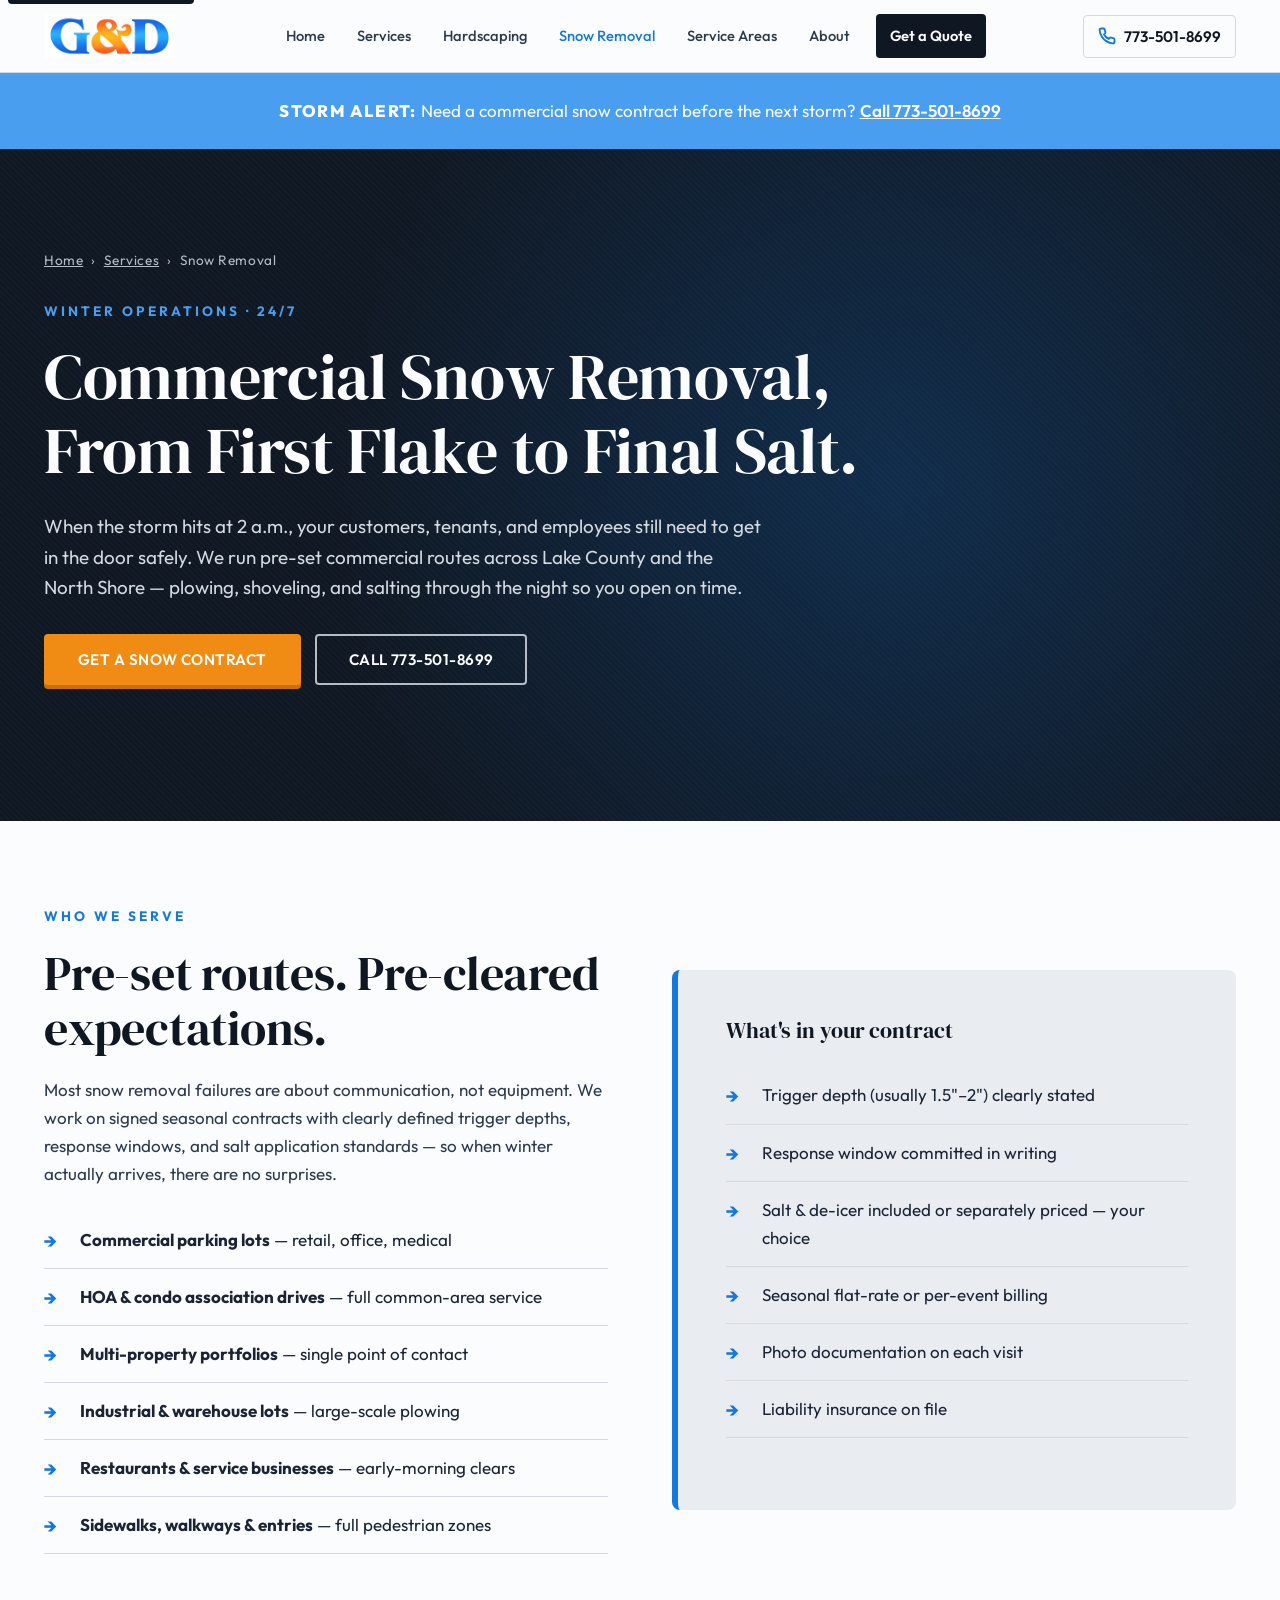
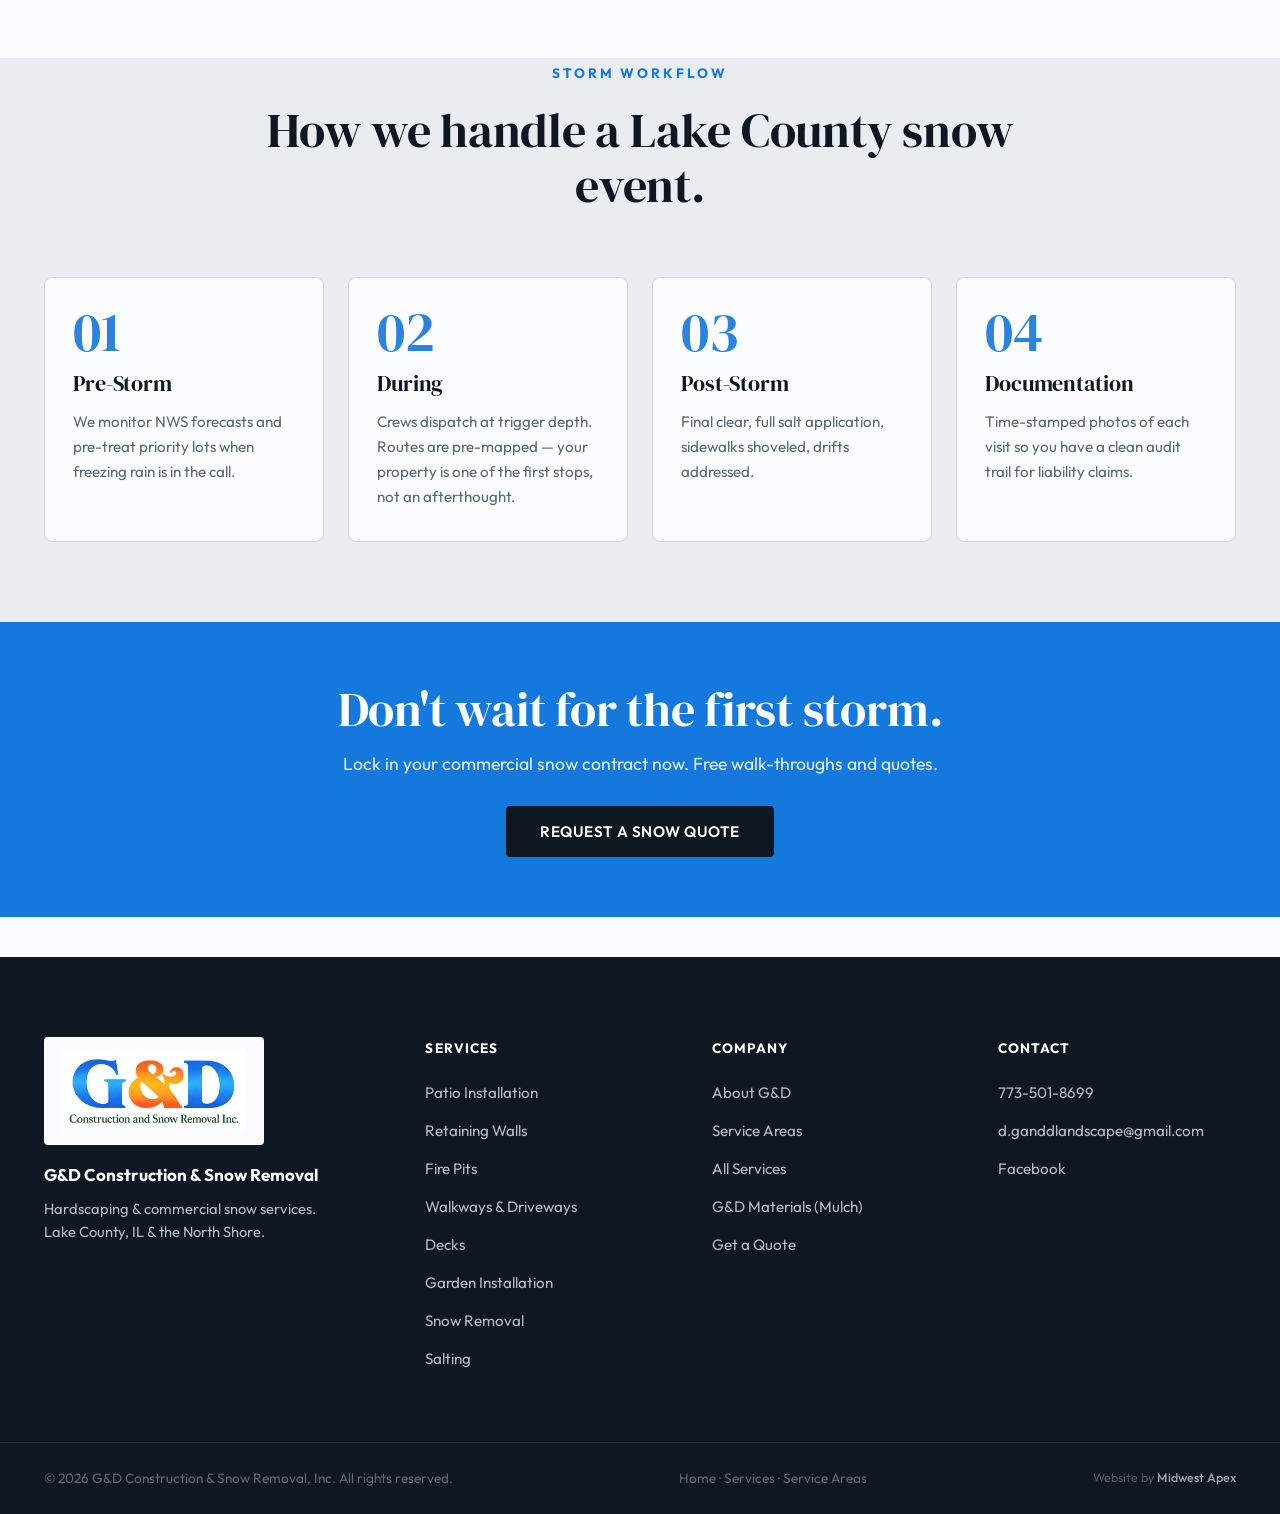
<file: snow-removal.html>
<!DOCTYPE html>
<html lang="en">
<head>
<meta charset="UTF-8">
<meta name="viewport" content="width=device-width, initial-scale=1.0">
<title>Commercial Snow Removal in Lake County, IL | 24/7 Plowing & Salting | G&D</title>
<meta name="description" content="Commercial snow removal, plowing, and salting across Lake County and Chicago's North Shore. 24/7 storm response for commercial lots, HOAs, and offices. Call 773-501-8699.">
<meta name="keywords" content="commercial snow removal Lake County, snow plowing Barrington, commercial plowing North Shore IL, snow contractor Highland Park, salting Lake Forest, HOA snow removal">
<link rel="canonical" href="https://gdconstructionsnow.com/snow-removal.html">
<meta name="robots" content="index, follow">

<meta property="og:title" content="Commercial Snow Removal in Lake County, IL | G&D">
<meta property="og:description" content="Commercial snow removal, plowing, and salting across Lake County and Chicago's North Shore. 24/7 storm response for commercial lots, HOAs, and offices. Call 773-501-8699.">
<meta property="og:url" content="https://gdconstructionsnow.com/snow-removal.html">
<meta property="og:type" content="website">

<link rel="manifest" href="manifest.json">
<link rel="icon" type="image/png" href="GD.png">
<link rel="preconnect" href="https://fonts.googleapis.com">
<link rel="preconnect" href="https://fonts.gstatic.com" crossorigin>
<link rel="stylesheet" href="https://fonts.googleapis.com/css2?family=DM+Serif+Display:ital@0;1&family=Outfit:wght@300;400;500;600;700;800&display=swap">
<link rel="stylesheet" href="styles.css">

<script type="application/ld+json">
{
  "@context": "https://schema.org",
  "@type": "Service",
  "serviceType": "Commercial Snow Removal",
  "provider": {
    "@type": "GeneralContractor",
    "name": "G&D Construction & Snow Removal, Inc.",
  "legalName": "G&D Construction and Snow Removal, Inc.",
    "telephone": "+1-773-501-8699",
    "email": "d.ganddlandscape@gmail.com",
    "url": "https://gdconstructionsnow.com/"
  },
  "areaServed": "Lake County, IL and Chicago's North Shore",
  "description": "24/7 commercial snow plowing, shoveling, and salting services for commercial properties, HOAs, and offices in Lake County, IL and Chicago's North Shore."
}
</script>
</head>
<body>
<a href="#main" class="skip-link">Skip to main content</a>

<header class="site-header">
  <div class="container header-inner">
    <a href="index.html" class="logo"><img src="GD.png" alt="G&D Construction & Snow Removal" width="131" height="44"><span class="logo-text"><strong>G&amp;D</strong><em>Construction &amp; Snow</em></span></a>
    <nav class="primary-nav" aria-label="Primary"><button class="nav-toggle" aria-expanded="false" aria-controls="nav-menu"><span></span><span></span><span></span><span class="sr-only">Menu</span></button>
      <ul id="nav-menu">
        <li><a href="index.html">Home</a></li>
        <li><a href="services.html">Services</a></li>
        <li><a href="hardscaping.html">Hardscaping</a></li>
        <li><a href="snow-removal.html" class="active">Snow Removal</a></li>
        <li><a href="service-areas.html">Service Areas</a></li>
        <li><a href="about.html">About</a></li>
        <li><a href="index.html#contact" class="btn-nav">Get a Quote</a></li>
      </ul>
    </nav>
    <a href="tel:7735018699" class="phone-cta"><svg width="18" height="18" viewBox="0 0 24 24" fill="none" stroke="currentColor" stroke-width="2.5"><path d="M22 16.92v3a2 2 0 0 1-2.18 2 19.79 19.79 0 0 1-8.63-3.07 19.5 19.5 0 0 1-6-6 19.79 19.79 0 0 1-3.07-8.67A2 2 0 0 1 4.11 2h3a2 2 0 0 1 2 1.72 12.84 12.84 0 0 0 .7 2.81 2 2 0 0 1-.45 2.11L8.09 9.91a16 16 0 0 0 6 6l1.27-1.27a2 2 0 0 1 2.11-.45 12.84 12.84 0 0 0 2.81.7A2 2 0 0 1 22 16.92z"/></svg>773-501-8699</a>
  </div>
</header>

<main id="main">

<section class="emergency-strip">
  <div class="container">
    <strong>STORM ALERT:</strong> Need a commercial snow contract before the next storm? <a href="tel:7735018699">Call 773-501-8699</a>
  </div>
</section>

<section class="page-hero">
  <div class="container">
    <p class="breadcrumbs"><a href="index.html">Home</a><span>›</span><a href="services.html">Services</a><span>›</span>Snow Removal</p>
    <span class="eyebrow">Winter Operations &middot; 24/7</span>
    <h1>Commercial Snow Removal,<br>From First Flake to Final Salt.</h1>
    <p class="lede">When the storm hits at 2 a.m., your customers, tenants, and employees still need to get in the door safely. We run pre-set commercial routes across Lake County and the North Shore — plowing, shoveling, and salting through the night so you open on time.</p>
    <div class="hero-ctas">
      <a href="index.html#contact" class="btn btn-primary">Get a Snow Contract</a>
      <a href="tel:7735018699" class="btn btn-ghost">Call 773-501-8699</a>
    </div>
  </div>
</section>

<section class="content-section">
  <div class="container">
    <div class="content-grid">
      <div>
        <span class="section-eyebrow">Who We Serve</span>
        <h2>Pre-set routes. Pre-cleared expectations.</h2>
        <p>Most snow removal failures are about communication, not equipment. We work on signed seasonal contracts with clearly defined trigger depths, response windows, and salt application standards — so when winter actually arrives, there are no surprises.</p>
        <ul class="feature-list">
          <li><strong>Commercial parking lots</strong> — retail, office, medical</li>
          <li><strong>HOA &amp; condo association drives</strong> — full common-area service</li>
          <li><strong>Multi-property portfolios</strong> — single point of contact</li>
          <li><strong>Industrial &amp; warehouse lots</strong> — large-scale plowing</li>
          <li><strong>Restaurants &amp; service businesses</strong> — early-morning clears</li>
          <li><strong>Sidewalks, walkways &amp; entries</strong> — full pedestrian zones</li>
        </ul>
      </div>
      <div class="content-feature">
        <h3>What's in your contract</h3>
        <ul class="feature-list">
          <li>Trigger depth (usually 1.5"–2") clearly stated</li>
          <li>Response window committed in writing</li>
          <li>Salt &amp; de-icer included or separately priced — your choice</li>
          <li>Seasonal flat-rate or per-event billing</li>
          <li>Photo documentation on each visit</li>
          <li>Liability insurance on file</li>
        </ul>
      </div>
    </div>
  </div>
</section>

<section class="content-section" style="background:var(--stone-100);">
  <div class="container">
    <div class="section-head">
      <span class="section-eyebrow">Storm Workflow</span>
      <h2>How we handle a Lake County snow event.</h2>
    </div>
    <div class="process-grid">
      <div class="process-step"><span class="step-num">01</span><h3>Pre-Storm</h3><p>We monitor NWS forecasts and pre-treat priority lots when freezing rain is in the call.</p></div>
      <div class="process-step"><span class="step-num">02</span><h3>During</h3><p>Crews dispatch at trigger depth. Routes are pre-mapped — your property is one of the first stops, not an afterthought.</p></div>
      <div class="process-step"><span class="step-num">03</span><h3>Post-Storm</h3><p>Final clear, full salt application, sidewalks shoveled, drifts addressed.</p></div>
      <div class="process-step"><span class="step-num">04</span><h3>Documentation</h3><p>Time-stamped photos of each visit so you have a clean audit trail for liability claims.</p></div>
    </div>
  </div>
</section>

<section class="cta-strip">
  <div class="container">
    <h2>Don't wait for the first storm.</h2>
    <p>Lock in your commercial snow contract now. Free walk-throughs and quotes.</p>
    <a href="index.html#contact" class="btn btn-secondary">Request a Snow Quote</a>
  </div>
</section>

</main>

<footer class="site-footer">
  <div class="container footer-inner">
    <div class="footer-col footer-brand"><img src="GD-full.png" alt="G&D Construction &amp; Snow Removal" width="209" height="90"><p><strong>G&amp;D Construction &amp; Snow Removal</strong></p><p class="footer-tag">Hardscaping &amp; commercial snow services. Lake County, IL &amp; the North Shore.</p></div>
    <div class="footer-col"><h4>Services</h4><ul><li><a href="patios.html">Patio Installation</a></li><li><a href="retaining-walls.html">Retaining Walls</a></li><li><a href="fire-pits.html">Fire Pits</a></li><li><a href="walkways-driveways.html">Walkways &amp; Driveways</a></li><li><a href="decks.html">Decks</a></li><li><a href="gardens.html">Garden Installation</a></li><li><a href="snow-removal.html">Snow Removal</a></li><li><a href="salting.html">Salting</a></li></ul></div>
    <div class="footer-col"><h4>Company</h4><ul><li><a href="about.html">About G&amp;D</a></li><li><a href="service-areas.html">Service Areas</a></li><li><a href="services.html">All Services</a></li><li><a href="https://gdmulchmaterials.com" target="_blank" rel="noopener">G&amp;D Materials (Mulch)</a></li><li><a href="index.html#contact">Get a Quote</a></li></ul></div>
    <div class="footer-col"><h4>Contact</h4><ul class="footer-contact"><li><a href="tel:7735018699">773-501-8699</a></li><li><a href="mailto:d.ganddlandscape@gmail.com">d.ganddlandscape@gmail.com</a></li><li><a href="https://www.facebook.com/profile.php?id=61575381793663" target="_blank" rel="noopener">Facebook</a></li></ul></div>
  </div>
  <div class="footer-bottom"><div class="container"><p>&copy; <span id="year"></span> G&amp;D Construction &amp; Snow Removal, Inc. All rights reserved.</p><p class="footer-bottom-links"><a href="index.html">Home</a> · <a href="services.html">Services</a> · <a href="service-areas.html">Service Areas</a></p>
      <p class="footer-credit">Website by <a href="https://midwestapex.com" target="_blank" rel="noopener">Midwest Apex</a></p></div></div>
</footer>

<script src="script.js"></script>
</body>
</html>
</file>
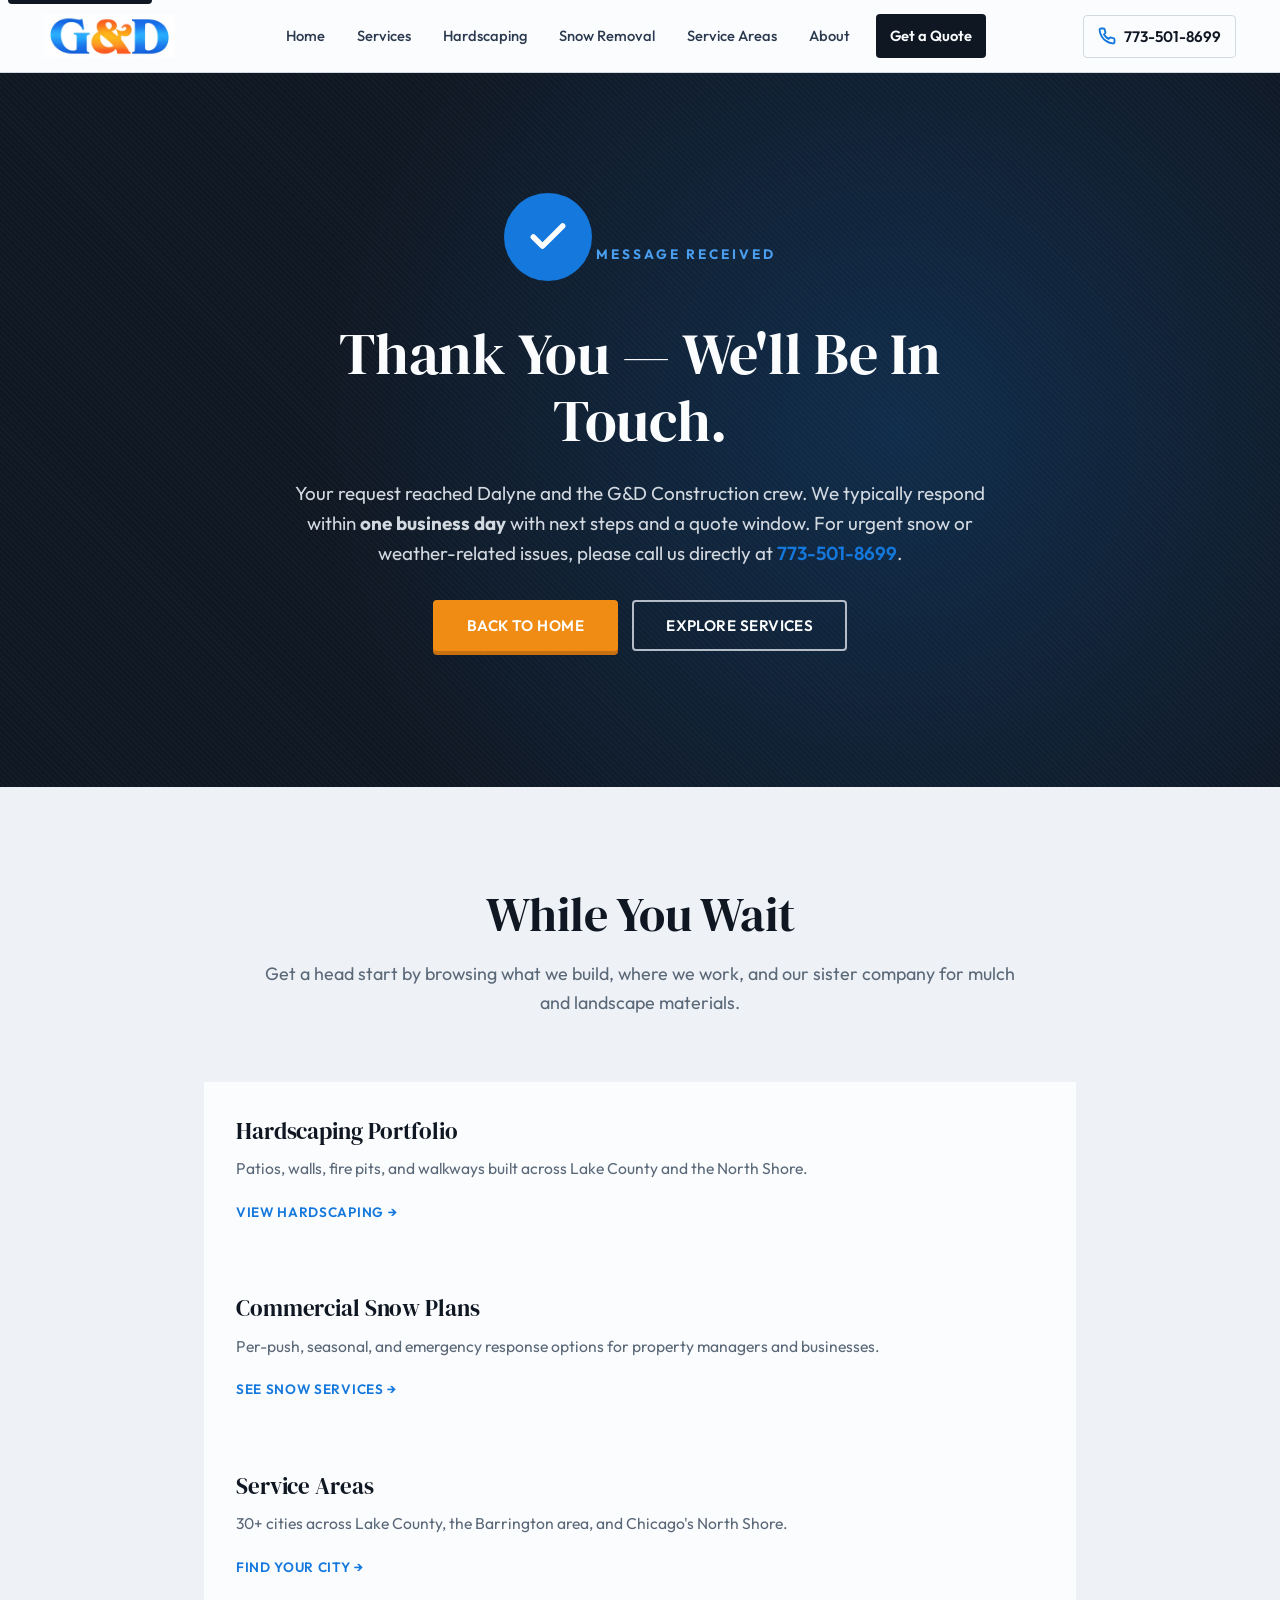
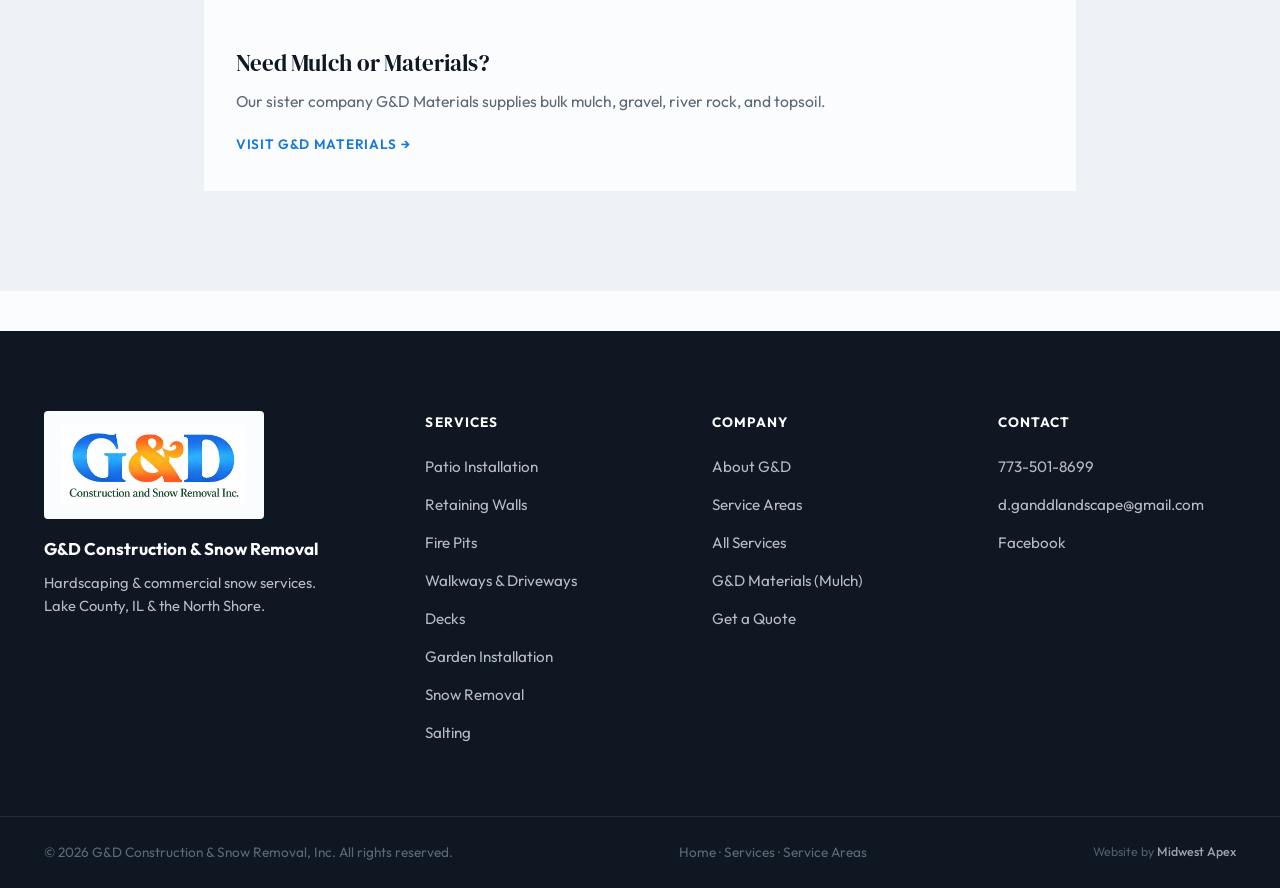
<file: thank-you.html>
<!DOCTYPE html>
<html lang="en">
<head>
<meta charset="UTF-8">
<meta name="viewport" content="width=device-width, initial-scale=1.0">
<title>Thank You | G&D Construction & Snow Removal</title>
<meta name="description" content="Thank you for contacting G&D Construction & Snow Removal. We'll be in touch within one business day with your free estimate.">
<meta name="robots" content="noindex, follow">
<link rel="canonical" href="https://gdconstructionsnow.com/thank-you.html">

<link rel="manifest" href="manifest.json">
<link rel="icon" type="image/png" href="GD.png">

<link rel="preconnect" href="https://fonts.googleapis.com">
<link rel="preconnect" href="https://fonts.gstatic.com" crossorigin>
<link rel="stylesheet" href="https://fonts.googleapis.com/css2?family=DM+Serif+Display:ital@0;1&family=Outfit:wght@300;400;500;600;700;800&display=swap">

<link rel="stylesheet" href="styles.css">
</head>
<body>
<a href="#main" class="skip-link">Skip to content</a>

<header class="site-header">
  <div class="container header-inner">
    <a href="index.html" class="logo" aria-label="G&D Construction & Snow Removal home">
      <img src="GD.png" alt="G&D Construction & Snow Removal" width="131" height="44">
      <span class="logo-text"><strong>G&amp;D</strong><em>Construction &amp; Snow</em></span>
    </a>
    <nav class="primary-nav" aria-label="Primary">
      <button class="nav-toggle" aria-expanded="false" aria-controls="nav-menu">
        <span></span><span></span><span></span>
        <span class="sr-only">Menu</span>
      </button>
      <ul id="nav-menu">
        <li><a href="index.html">Home</a></li>
        <li><a href="services.html">Services</a></li>
        <li><a href="hardscaping.html">Hardscaping</a></li>
        <li><a href="snow-removal.html">Snow Removal</a></li>
        <li><a href="service-areas.html">Service Areas</a></li>
        <li><a href="about.html">About</a></li>
        <li><a href="index.html#contact" class="btn-nav">Get a Quote</a></li>
      </ul>
    </nav>
    <a href="tel:7735018699" class="phone-cta" aria-label="Call 773-501-8699">
      <svg width="18" height="18" viewBox="0 0 24 24" fill="none" stroke="currentColor" stroke-width="2.5"><path d="M22 16.92v3a2 2 0 0 1-2.18 2 19.79 19.79 0 0 1-8.63-3.07 19.5 19.5 0 0 1-6-6 19.79 19.79 0 0 1-3.07-8.67A2 2 0 0 1 4.11 2h3a2 2 0 0 1 2 1.72 12.84 12.84 0 0 0 .7 2.81 2 2 0 0 1-.45 2.11L8.09 9.91a16 16 0 0 0 6 6l1.27-1.27a2 2 0 0 1 2.11-.45 12.84 12.84 0 0 0 2.81.7A2 2 0 0 1 22 16.92z"/></svg>
      773-501-8699
    </a>
  </div>
</header>

<main id="main">

<section class="page-hero" style="padding: 120px 0 80px;">
  <div class="container" style="text-align:center; max-width: 760px;">
    <div style="display:inline-flex; align-items:center; justify-content:center; width:88px; height:88px; border-radius:50%; background: var(--terracotta); margin-bottom: 28px;">
      <svg width="44" height="44" viewBox="0 0 24 24" fill="none" stroke="white" stroke-width="3" stroke-linecap="round" stroke-linejoin="round"><polyline points="20 6 9 17 4 12"></polyline></svg>
    </div>
    <span class="eyebrow">Message Received</span>
    <h1 style="font-size: clamp(2.4rem, 5vw, 3.6rem); margin: 12px 0 18px;">Thank You — We'll Be In Touch.</h1>
    <p class="lede" style="margin-bottom: 32px;">Your request reached Dalyne and the G&amp;D Construction crew. We typically respond within <strong>one business day</strong> with next steps and a quote window. For urgent snow or weather-related issues, please call us directly at <a href="tel:7735018699" style="color: var(--terracotta); font-weight: 600;">773-501-8699</a>.</p>

    <div class="hero-ctas" style="justify-content:center;">
      <a href="index.html" class="btn btn-primary">Back to Home</a>
      <a href="services.html" class="btn btn-ghost">Explore Services</a>
    </div>
  </div>
</section>

<section class="section-pad" style="background: var(--paper-dark, #eef1f6);">
  <div class="container" style="max-width: 920px;">
    <div class="section-head" style="text-align:center;">
      <h2>While You Wait</h2>
      <p class="section-sub">Get a head start by browsing what we build, where we work, and our sister company for mulch and landscape materials.</p>
    </div>
    <div class="services-grid" style="grid-template-columns: repeat(auto-fit, minmax(240px, 1fr));">
      <a href="hardscaping.html" class="service-card">
        <h3>Hardscaping Portfolio</h3>
        <p>Patios, walls, fire pits, and walkways built across Lake County and the North Shore.</p>
        <span class="card-link">View hardscaping →</span>
      </a>
      <a href="snow-removal.html" class="service-card service-card-snow">
        <h3>Commercial Snow Plans</h3>
        <p>Per-push, seasonal, and emergency response options for property managers and businesses.</p>
        <span class="card-link">See snow services →</span>
      </a>
      <a href="service-areas.html" class="service-card">
        <h3>Service Areas</h3>
        <p>30+ cities across Lake County, the Barrington area, and Chicago's North Shore.</p>
        <span class="card-link">Find your city →</span>
      </a>
      <a href="https://gdmulchmaterials.com" target="_blank" rel="noopener" class="service-card">
        <h3>Need Mulch or Materials?</h3>
        <p>Our sister company G&amp;D Materials supplies bulk mulch, gravel, river rock, and topsoil.</p>
        <span class="card-link">Visit G&amp;D Materials →</span>
      </a>
    </div>
  </div>
</section>

</main>

<footer class="site-footer">
  <div class="container footer-inner">
    <div class="footer-col footer-brand">
      <img src="GD-full.png" alt="G&D Construction &amp; Snow Removal" width="209" height="90">
      <p><strong>G&amp;D Construction &amp; Snow Removal</strong></p>
      <p class="footer-tag">Hardscaping &amp; commercial snow services. Lake County, IL &amp; the North Shore.</p>
    </div>
    <div class="footer-col">
      <h4>Services</h4>
      <ul>
        <li><a href="patios.html">Patio Installation</a></li>
        <li><a href="retaining-walls.html">Retaining Walls</a></li>
        <li><a href="fire-pits.html">Fire Pits</a></li>
        <li><a href="walkways-driveways.html">Walkways &amp; Driveways</a></li>
        <li><a href="decks.html">Decks</a></li>
        <li><a href="gardens.html">Garden Installation</a></li>
        <li><a href="snow-removal.html">Snow Removal</a></li>
        <li><a href="salting.html">Salting</a></li>
      </ul>
    </div>
    <div class="footer-col">
      <h4>Company</h4>
      <ul>
        <li><a href="about.html">About G&amp;D</a></li>
        <li><a href="service-areas.html">Service Areas</a></li>
        <li><a href="services.html">All Services</a></li>
        <li><a href="https://gdmulchmaterials.com" target="_blank" rel="noopener">G&amp;D Materials (Mulch)</a></li>
        <li><a href="index.html#contact">Get a Quote</a></li>
      </ul>
    </div>
    <div class="footer-col">
      <h4>Contact</h4>
      <ul class="footer-contact">
        <li><a href="tel:7735018699">773-501-8699</a></li>
        <li><a href="mailto:d.ganddlandscape@gmail.com">d.ganddlandscape@gmail.com</a></li>
        <li><a href="https://www.facebook.com/profile.php?id=61575381793663" target="_blank" rel="noopener">Facebook</a></li>
      </ul>
    </div>
  </div>
  <div class="footer-bottom">
    <div class="container">
      <p>&copy; <span id="year"></span> G&amp;D Construction &amp; Snow Removal, Inc. All rights reserved.</p>
      <p class="footer-bottom-links"><a href="index.html">Home</a> · <a href="services.html">Services</a> · <a href="service-areas.html">Service Areas</a></p>
      <p class="footer-credit">Website by <a href="https://midwestapex.com" target="_blank" rel="noopener">Midwest Apex</a></p>
    </div>
  </div>
</footer>

<script src="script.js"></script>
</body>
</html>
</file>
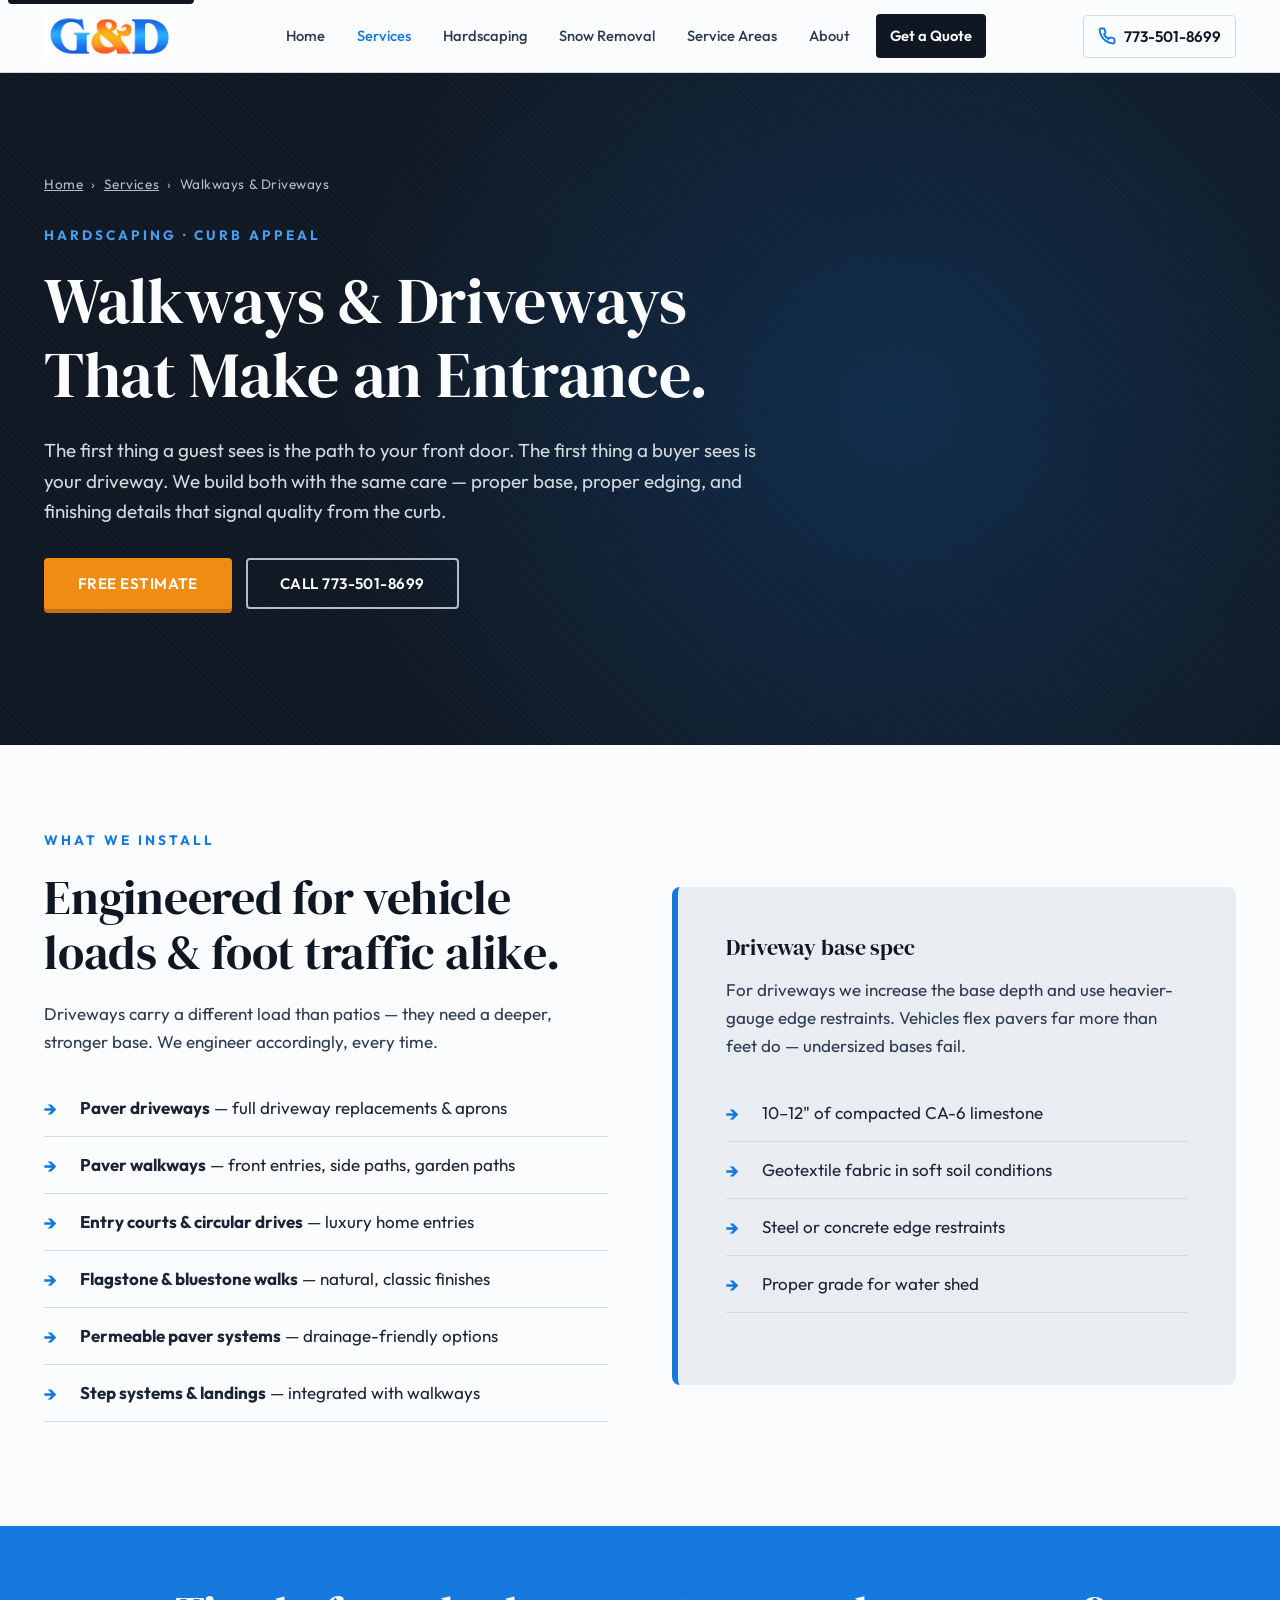
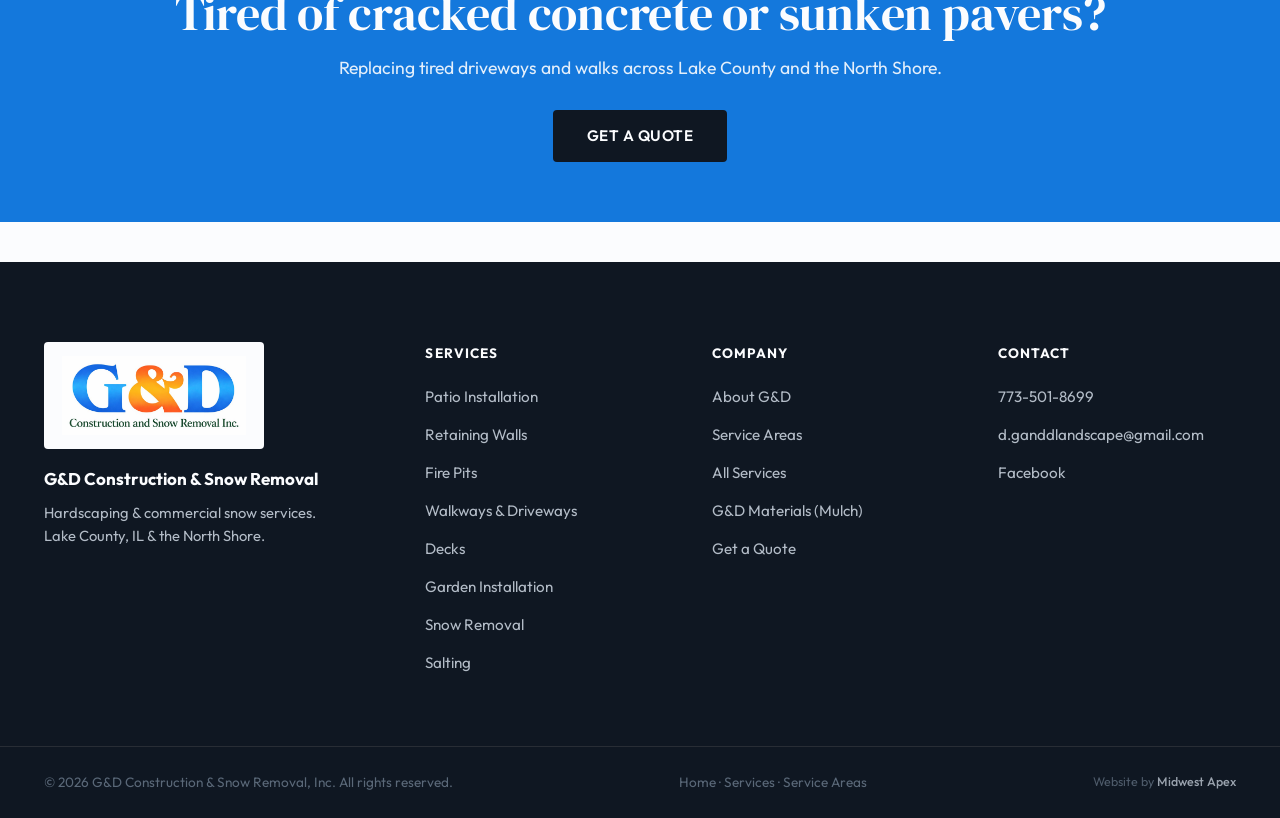
<file: walkways-driveways.html>
<!DOCTYPE html>
<html lang="en">
<head>
<meta charset="UTF-8">
<meta name="viewport" content="width=device-width, initial-scale=1.0">
<title>Paver Walkways & Driveways in Lake County, IL | G&D Construction</title>
<meta name="description" content="Custom paver walkways and driveways in Lake County and Chicago's North Shore. Boost curb appeal with installations built on proper base. Free estimates from G&D Construction.">
<meta name="keywords" content="paver driveway Lake County, walkway installation Barrington, paver walkway Highland Park, driveway contractor North Shore IL, custom walkway Lake Forest">
<link rel="canonical" href="https://gdconstructionsnow.com/walkways-driveways.html">
<meta name="robots" content="index, follow">

<meta property="og:title" content="Paver Walkways & Driveways | G&D Construction">
<meta property="og:description" content="Custom paver walkways and driveways in Lake County and Chicago's North Shore. Boost curb appeal with installations built on proper base. Free estimates from G&D Construction.">
<meta property="og:url" content="https://gdconstructionsnow.com/walkways-driveways.html">
<meta property="og:type" content="website">

<link rel="manifest" href="manifest.json">
<link rel="icon" type="image/png" href="GD.png">
<link rel="preconnect" href="https://fonts.googleapis.com">
<link rel="preconnect" href="https://fonts.gstatic.com" crossorigin>
<link rel="stylesheet" href="https://fonts.googleapis.com/css2?family=DM+Serif+Display:ital@0;1&family=Outfit:wght@300;400;500;600;700;800&display=swap">
<link rel="stylesheet" href="styles.css">

<script type="application/ld+json">
{
  "@context": "https://schema.org",
  "@type": "Service",
  "serviceType": "Walkway and Driveway Installation",
  "provider": {
    "@type": "GeneralContractor",
    "name": "G&D Construction & Snow Removal, Inc.",
  "legalName": "G&D Construction and Snow Removal, Inc.",
    "telephone": "+1-773-501-8699",
    "email": "d.ganddlandscape@gmail.com",
    "url": "https://gdconstructionsnow.com/"
  },
  "areaServed": "Lake County, IL and Chicago's North Shore",
  "description": "Custom paver walkways, entry courts, and driveways with engineered base preparation for long-term durability."
}
</script>
</head>
<body>
<a href="#main" class="skip-link">Skip to main content</a>

<header class="site-header">
  <div class="container header-inner">
    <a href="index.html" class="logo"><img src="GD.png" alt="G&D Construction & Snow Removal" width="131" height="44"><span class="logo-text"><strong>G&amp;D</strong><em>Construction &amp; Snow</em></span></a>
    <nav class="primary-nav" aria-label="Primary"><button class="nav-toggle" aria-expanded="false" aria-controls="nav-menu"><span></span><span></span><span></span><span class="sr-only">Menu</span></button>
      <ul id="nav-menu">
        <li><a href="index.html">Home</a></li>
        <li><a href="services.html" class="active">Services</a></li>
        <li><a href="hardscaping.html">Hardscaping</a></li>
        <li><a href="snow-removal.html">Snow Removal</a></li>
        <li><a href="service-areas.html">Service Areas</a></li>
        <li><a href="about.html">About</a></li>
        <li><a href="index.html#contact" class="btn-nav">Get a Quote</a></li>
      </ul>
    </nav>
    <a href="tel:7735018699" class="phone-cta"><svg width="18" height="18" viewBox="0 0 24 24" fill="none" stroke="currentColor" stroke-width="2.5"><path d="M22 16.92v3a2 2 0 0 1-2.18 2 19.79 19.79 0 0 1-8.63-3.07 19.5 19.5 0 0 1-6-6 19.79 19.79 0 0 1-3.07-8.67A2 2 0 0 1 4.11 2h3a2 2 0 0 1 2 1.72 12.84 12.84 0 0 0 .7 2.81 2 2 0 0 1-.45 2.11L8.09 9.91a16 16 0 0 0 6 6l1.27-1.27a2 2 0 0 1 2.11-.45 12.84 12.84 0 0 0 2.81.7A2 2 0 0 1 22 16.92z"/></svg>773-501-8699</a>
  </div>
</header>

<main id="main">

<section class="page-hero">
  <div class="container">
    <p class="breadcrumbs"><a href="index.html">Home</a><span>›</span><a href="services.html">Services</a><span>›</span>Walkways &amp; Driveways</p>
    <span class="eyebrow">Hardscaping &middot; Curb Appeal</span>
    <h1>Walkways &amp; Driveways<br>That Make an Entrance.</h1>
    <p class="lede">The first thing a guest sees is the path to your front door. The first thing a buyer sees is your driveway. We build both with the same care — proper base, proper edging, and finishing details that signal quality from the curb.</p>
    <div class="hero-ctas">
      <a href="index.html#contact" class="btn btn-primary">Free Estimate</a>
      <a href="tel:7735018699" class="btn btn-ghost">Call 773-501-8699</a>
    </div>
  </div>
</section>

<section class="content-section">
  <div class="container">
    <div class="content-grid">
      <div>
        <span class="section-eyebrow">What we install</span>
        <h2>Engineered for vehicle loads &amp; foot traffic alike.</h2>
        <p>Driveways carry a different load than patios — they need a deeper, stronger base. We engineer accordingly, every time.</p>
        <ul class="feature-list">
          <li><strong>Paver driveways</strong> — full driveway replacements &amp; aprons</li>
          <li><strong>Paver walkways</strong> — front entries, side paths, garden paths</li>
          <li><strong>Entry courts &amp; circular drives</strong> — luxury home entries</li>
          <li><strong>Flagstone &amp; bluestone walks</strong> — natural, classic finishes</li>
          <li><strong>Permeable paver systems</strong> — drainage-friendly options</li>
          <li><strong>Step systems &amp; landings</strong> — integrated with walkways</li>
        </ul>
      </div>
      <div class="content-feature">
        <h3>Driveway base spec</h3>
        <p>For driveways we increase the base depth and use heavier-gauge edge restraints. Vehicles flex pavers far more than feet do — undersized bases fail.</p>
        <ul class="feature-list">
          <li>10–12" of compacted CA-6 limestone</li>
          <li>Geotextile fabric in soft soil conditions</li>
          <li>Steel or concrete edge restraints</li>
          <li>Proper grade for water shed</li>
        </ul>
      </div>
    </div>
  </div>
</section>

<section class="cta-strip">
  <div class="container">
    <h2>Tired of cracked concrete or sunken pavers?</h2>
    <p>Replacing tired driveways and walks across Lake County and the North Shore.</p>
    <a href="index.html#contact" class="btn btn-secondary">Get a Quote</a>
  </div>
</section>

</main>

<footer class="site-footer">
  <div class="container footer-inner">
    <div class="footer-col footer-brand"><img src="GD-full.png" alt="G&D Construction &amp; Snow Removal" width="209" height="90"><p><strong>G&amp;D Construction &amp; Snow Removal</strong></p><p class="footer-tag">Hardscaping &amp; commercial snow services. Lake County, IL &amp; the North Shore.</p></div>
    <div class="footer-col"><h4>Services</h4><ul><li><a href="patios.html">Patio Installation</a></li><li><a href="retaining-walls.html">Retaining Walls</a></li><li><a href="fire-pits.html">Fire Pits</a></li><li><a href="walkways-driveways.html">Walkways &amp; Driveways</a></li><li><a href="decks.html">Decks</a></li><li><a href="gardens.html">Garden Installation</a></li><li><a href="snow-removal.html">Snow Removal</a></li><li><a href="salting.html">Salting</a></li></ul></div>
    <div class="footer-col"><h4>Company</h4><ul><li><a href="about.html">About G&amp;D</a></li><li><a href="service-areas.html">Service Areas</a></li><li><a href="services.html">All Services</a></li><li><a href="https://gdmulchmaterials.com" target="_blank" rel="noopener">G&amp;D Materials (Mulch)</a></li><li><a href="index.html#contact">Get a Quote</a></li></ul></div>
    <div class="footer-col"><h4>Contact</h4><ul class="footer-contact"><li><a href="tel:7735018699">773-501-8699</a></li><li><a href="mailto:d.ganddlandscape@gmail.com">d.ganddlandscape@gmail.com</a></li><li><a href="https://www.facebook.com/profile.php?id=61575381793663" target="_blank" rel="noopener">Facebook</a></li></ul></div>
  </div>
  <div class="footer-bottom"><div class="container"><p>&copy; <span id="year"></span> G&amp;D Construction &amp; Snow Removal, Inc. All rights reserved.</p><p class="footer-bottom-links"><a href="index.html">Home</a> · <a href="services.html">Services</a> · <a href="service-areas.html">Service Areas</a></p>
      <p class="footer-credit">Website by <a href="https://midwestapex.com" target="_blank" rel="noopener">Midwest Apex</a></p></div></div>
</footer>

<script src="script.js"></script>
</body>
</html>
</file>
<file: styles.css>
/* =========================================================
   G&D Construction & Snow Removal — Master Stylesheet
   Aesthetic: bright, professional, friendly. Brand palette:
   blue (primary), orange (accent/CTA), forest green (tagline)
   ========================================================= */

:root {
  /* Color system — neutrals (kept name `stone-*` for compat,
     now a cooler near-neutral that pairs with the blue) */
  --stone-900: #0f1722;       /* deep navy-charcoal */
  --stone-800: #1a2434;
  --stone-700: #2c3a4f;
  --stone-500: #5a6878;
  --stone-300: #b3bcc7;
  --stone-200: #d3d9e0;
  --stone-100: #e9edf2;
  --stone-50:  #f4f6f9;
  --paper:     #fbfcfe;
  --white:     #ffffff;

  /* PRIMARY — brand blue (the G and D in the logo) */
  --terracotta: #1478dc;       /* legacy var name kept for compat;
                                   now the brand blue used as primary */
  --terracotta-dark: #0f5cb0;
  --terracotta-glow: #4a9eef;

  /* True brand color names for new usages */
  --brand-blue: #1478dc;
  --brand-blue-dark: #0f5cb0;
  --brand-blue-light: #4a9eef;

  /* ACCENT — brand orange (the & in the logo). Use for CTAs,
     warm callouts, and to add energy. */
  --brand-orange: #f08c14;
  --brand-orange-dark: #c87010;
  --brand-orange-light: #ffa838;

  /* SECONDARY — brand green (the tagline). Use sparingly for
     landscaping/garden services and trust accents. */
  --brand-green: #144628;
  --brand-green-light: #2a6c45;

  --moss: #144628;             /* alias to brand-green */
  --ice-blue: #4a9eef;         /* snow accent — now uses the lighter brand blue */

  --success: #2a6c45;
  --error: #c43c2a;

  /* Typography */
  --font-display: 'DM Serif Display', 'Georgia', serif;
  --font-serif: 'DM Serif Display', 'Georgia', serif;
  --font-body: 'Outfit', -apple-system, BlinkMacSystemFont, sans-serif;

  /* Layout */
  --container: 1240px;
  --container-narrow: 960px;
  --radius: 4px;
  --radius-lg: 8px;
  --shadow-sm: 0 2px 8px rgba(15,23,34,.08);
  --shadow-md: 0 8px 24px rgba(15,23,34,.12);
  --shadow-lg: 0 20px 60px rgba(15,23,34,.18);

  --transition: 220ms cubic-bezier(.4,0,.2,1);
}

* { box-sizing: border-box; margin: 0; padding: 0; }

html { scroll-behavior: smooth; }

body {
  font-family: var(--font-body);
  font-size: 17px;
  line-height: 1.65;
  color: var(--stone-800);
  background: var(--paper);
  -webkit-font-smoothing: antialiased;
  -moz-osx-font-smoothing: grayscale;
  overflow-x: hidden;
}

img { max-width: 100%; height: auto; display: block; }

a { color: var(--terracotta-dark); text-decoration: none; transition: color var(--transition); }
a:hover { color: var(--terracotta); }

.container { max-width: var(--container); margin: 0 auto; padding: 0 24px; }
.container-narrow { max-width: var(--container-narrow); margin: 0 auto; padding: 0 24px; }

.sr-only {
  position: absolute; width: 1px; height: 1px;
  padding: 0; margin: -1px; overflow: hidden;
  clip: rect(0,0,0,0); white-space: nowrap; border: 0;
}

.skip-link {
  position: absolute; top: -40px; left: 8px;
  background: var(--stone-900); color: var(--paper);
  padding: 8px 16px; z-index: 1000; border-radius: var(--radius);
}
.skip-link:focus { top: 8px; color: var(--paper); }

/* =========================================================
   Typography
   ========================================================= */
h1, h2, h3 { font-family: var(--font-serif); font-weight: 400; line-height: 1.15; color: var(--stone-900); letter-spacing: -.005em; }
h1 { font-size: clamp(2.5rem, 6vw, 5rem); font-weight: 400; }
h2 { font-size: clamp(1.9rem, 4vw, 3rem); }
h3 { font-size: 1.4rem; font-weight: 400; }
h4 { font-family: var(--font-body); font-size: 1rem; font-weight: 700; text-transform: uppercase; letter-spacing: .08em; }

.eyebrow, .section-eyebrow {
  display: inline-block;
  font-family: var(--font-body);
  font-size: .85rem;
  font-weight: 700;
  letter-spacing: .22em;
  color: var(--terracotta);
  margin-bottom: 18px;
  text-transform: uppercase;
}

.accent { color: var(--terracotta); font-style: italic; }

.lede {
  font-size: 1.18rem;
  line-height: 1.6;
  color: var(--stone-700);
  margin: 24px 0 32px;
  max-width: 620px;
}

/* =========================================================
   Buttons
   ========================================================= */
.btn {
  display: inline-flex;
  align-items: center;
  justify-content: center;
  gap: 10px;
  padding: 16px 32px;
  font-family: var(--font-body);
  font-size: .95rem;
  font-weight: 600;
  letter-spacing: .03em;
  text-transform: uppercase;
  border: 2px solid transparent;
  border-radius: var(--radius);
  cursor: pointer;
  transition: all var(--transition);
  text-decoration: none;
  line-height: 1;
}
.btn-primary {
  background: var(--brand-orange);
  color: var(--white);
  border-color: var(--brand-orange);
  box-shadow: 0 4px 0 var(--brand-orange-dark);
}
.btn-primary:hover {
  background: var(--brand-orange-dark);
  border-color: var(--brand-orange-dark);
  color: var(--white);
  transform: translateY(-2px);
  box-shadow: 0 6px 0 var(--stone-900);
}
.btn-secondary {
  background: var(--stone-900);
  color: var(--paper);
  border-color: var(--stone-900);
}
.btn-secondary:hover { background: var(--stone-700); border-color: var(--stone-700); color: var(--paper); transform: translateY(-2px); }
.btn-ghost {
  background: transparent;
  color: var(--stone-900);
  border-color: var(--stone-900);
}
.btn-ghost:hover { background: var(--stone-900); color: var(--paper); }
.btn-block { width: 100%; padding: 18px; font-size: 1rem; }

/* =========================================================
   Header
   ========================================================= */
.site-header {
  position: sticky;
  top: 0;
  z-index: 100;
  background: rgba(251, 252, 254, .96);
  backdrop-filter: blur(12px);
  border-bottom: 1px solid var(--stone-200);
}
.header-inner {
  display: flex;
  align-items: center;
  justify-content: space-between;
  padding-top: 14px;
  padding-bottom: 14px;
  gap: 24px;
}
.logo {
  display: flex;
  align-items: center;
  gap: 12px;
  color: var(--stone-900);
  text-decoration: none;
}
.logo:hover { color: var(--stone-900); }
.logo img { height: 44px; width: auto; object-fit: contain; display: block; }
/* Hide the redundant text label — the new logo image already contains "G&D" */
.logo-text { display: none; }

.primary-nav { flex: 1; display: flex; justify-content: center; }
.primary-nav ul {
  display: flex;
  list-style: none;
  gap: 4px;
  align-items: center;
}
.primary-nav a {
  color: var(--stone-700);
  font-size: .92rem;
  font-weight: 500;
  padding: 10px 14px;
  border-radius: var(--radius);
  transition: all var(--transition);
  display: inline-block;
}
.primary-nav a:hover { color: var(--stone-900); background: var(--stone-100); }
.primary-nav a.active { color: var(--terracotta); }
.primary-nav .btn-nav {
  background: var(--stone-900);
  color: var(--paper);
  font-weight: 600;
  margin-left: 8px;
}
.primary-nav .btn-nav:hover { background: var(--terracotta); color: var(--paper); }

.phone-cta {
  display: inline-flex;
  align-items: center;
  gap: 8px;
  font-weight: 600;
  font-size: .95rem;
  color: var(--stone-900);
  padding: 8px 14px;
  border: 1.5px solid var(--stone-200);
  border-radius: var(--radius);
  transition: all var(--transition);
  white-space: nowrap;
}
.phone-cta:hover { border-color: var(--terracotta); color: var(--terracotta); }
.phone-cta svg { color: var(--terracotta); }

.nav-toggle { display: none; }

/* =========================================================
   Hero
   ========================================================= */
.hero {
  position: relative;
  min-height: 88vh;
  display: flex;
  align-items: center;
  overflow: hidden;
  padding: 80px 0 60px;
  background: var(--stone-900);
  color: var(--paper);
}
.hero-bg {
  position: absolute;
  inset: 0;
  background:
    radial-gradient(circle at 20% 30%, rgba(20,120,220,.22), transparent 50%),
    radial-gradient(circle at 80% 70%, rgba(240,140,20,.14), transparent 50%),
    linear-gradient(135deg, #0f1722 0%, #1a2434 60%, #2c3a4f 100%);
}
.hero-bg::after {
  content: '';
  position: absolute;
  inset: 0;
  background-image:
    repeating-linear-gradient(45deg, transparent 0, transparent 2px, rgba(255,255,255,.015) 2px, rgba(255,255,255,.015) 4px);
  opacity: .6;
}
.hero-bg::before {
  content: '';
  position: absolute;
  inset: 0;
  background:
    linear-gradient(transparent 0%, rgba(15,23,34,.4) 100%);
}
.hero-inner { position: relative; z-index: 2; width: 100%; }
.hero-content { max-width: 880px; }

.hero .eyebrow {
  color: var(--terracotta-glow);
  border-bottom: 1px solid rgba(74,158,239,.3);
  padding-bottom: 12px;
  margin-bottom: 28px;
}

.hero h1 {
  color: var(--paper);
  font-size: clamp(2.8rem, 7vw, 6rem);
  margin-bottom: 24px;
  letter-spacing: -.02em;
}

.hero .lede {
  color: var(--stone-200);
  font-size: 1.22rem;
  max-width: 680px;
}

.hero-ctas {
  display: flex;
  flex-wrap: wrap;
  gap: 14px;
  margin-bottom: 56px;
}
.hero .btn-ghost { color: var(--paper); border-color: var(--stone-300); }
.hero .btn-ghost:hover { background: var(--paper); color: var(--stone-900); }

.hero-trust {
  display: flex;
  list-style: none;
  gap: 56px;
  flex-wrap: wrap;
  padding-top: 32px;
  border-top: 1px solid rgba(217, 202, 187, .18);
}
.hero-trust li {
  display: flex;
  flex-direction: column;
  font-size: .85rem;
  color: var(--stone-300);
  letter-spacing: .12em;
  text-transform: uppercase;
}
.hero-trust strong {
  font-family: var(--font-display);
  font-size: 2.5rem;
  font-weight: 400;
  color: var(--paper);
  letter-spacing: .03em;
  margin-bottom: 4px;
}

.hero-scroll {
  position: absolute;
  bottom: 24px;
  left: 50%;
  transform: translateX(-50%);
  font-family: var(--font-body);
  font-size: .8rem;
  font-weight: 600;
  letter-spacing: .28em;
  color: var(--stone-300);
  z-index: 2;
  animation: bob 2.4s ease-in-out infinite;
}
@keyframes bob { 0%,100% { transform: translateX(-50%) translateY(0);} 50% { transform: translateX(-50%) translateY(8px);} }

/* =========================================================
   Sections
   ========================================================= */
.section-pad { padding: 100px 0; }
.section-head { text-align: center; max-width: 760px; margin: 0 auto 64px; }
.section-head p { font-size: 1.12rem; color: var(--stone-500); margin-top: 16px; }
.section-head-light .section-eyebrow { color: var(--terracotta); }

/* =========================================================
   Service Cards
   ========================================================= */
.service-grid {
  display: grid;
  grid-template-columns: repeat(auto-fit, minmax(280px, 1fr));
  gap: 2px;
  background: var(--stone-200);
  border: 1px solid var(--stone-200);
  border-radius: var(--radius-lg);
  overflow: hidden;
  box-shadow: var(--shadow-md);
}
.service-card {
  background: var(--paper);
  padding: 36px 32px;
  display: flex;
  flex-direction: column;
  text-decoration: none;
  color: inherit;
  position: relative;
  transition: all var(--transition);
}
.service-card:hover {
  background: var(--stone-50);
  color: inherit;
  transform: scale(1.02);
  z-index: 2;
  box-shadow: var(--shadow-lg);
}
.service-icon {
  width: 56px;
  height: 56px;
  border-radius: var(--radius);
  background: var(--stone-900);
  color: var(--terracotta-glow);
  display: flex;
  align-items: center;
  justify-content: center;
  margin-bottom: 24px;
  transition: all var(--transition);
}
.service-icon svg { width: 28px; height: 28px; }
.service-card:hover .service-icon { background: var(--terracotta); color: var(--paper); transform: rotate(-4deg); }
.service-card h3 {
  font-family: var(--font-serif);
  font-size: 1.45rem;
  margin-bottom: 12px;
}
.service-card p { color: var(--stone-500); font-size: .98rem; line-height: 1.55; flex: 1; }
.card-link {
  display: inline-block;
  margin-top: 20px;
  font-size: .85rem;
  font-weight: 600;
  letter-spacing: .05em;
  color: var(--terracotta);
  text-transform: uppercase;
}
.service-card-snow .service-icon { background: var(--ice-blue); color: var(--paper); }
.service-card-snow:hover .service-icon { background: var(--stone-900); color: var(--ice-blue); }

/* =========================================================
   Recent Work
   ========================================================= */
.work-section { background: var(--paper); }
.work-section .section-sub {
  font-size: 1.05rem;
  color: var(--stone-500);
  margin-top: 16px;
  line-height: 1.6;
}
.work-grid {
  display: grid;
  grid-template-columns: repeat(auto-fit, minmax(300px, 380px));
  gap: 32px;
  justify-content: center;
}
/* If the last card is alone in an odd position (e.g. 3rd of 3 or 5th of 5 in a 2-col layout), center it across the row */
.work-grid > .work-card:nth-child(odd):last-child:not(:first-child) {
  grid-column: 1 / -1;
  justify-self: center;
  max-width: 380px;
  width: 100%;
}
.work-card {
  margin: 0;
  background: var(--white);
  border: 1px solid var(--stone-100);
  border-radius: var(--radius-lg);
  overflow: hidden;
  transition: all var(--transition);
  display: flex;
  flex-direction: column;
}
.work-card:hover {
  transform: translateY(-4px);
  border-color: var(--brand-blue-light);
  box-shadow: var(--shadow-lg);
}
.work-photo {
  aspect-ratio: 4 / 3;
  overflow: hidden;
  background: var(--stone-100);
}
.work-photo img {
  width: 100%;
  height: 100%;
  object-fit: cover;
  display: block;
  transition: transform 600ms ease;
}
.work-card:hover .work-photo img { transform: scale(1.04); }
.work-card figcaption {
  padding: 24px 26px 28px;
  flex: 1;
  display: flex;
  flex-direction: column;
}
.work-tag {
  display: inline-block;
  align-self: flex-start;
  font-family: var(--font-body);
  font-size: .72rem;
  font-weight: 700;
  letter-spacing: .15em;
  text-transform: uppercase;
  color: var(--brand-orange);
  background: rgba(240,140,20,.08);
  padding: 4px 10px;
  border-radius: 4px;
  margin-bottom: 14px;
}
.work-card h3 {
  font-size: 1.3rem;
  margin-bottom: 10px;
  color: var(--stone-900);
  line-height: 1.25;
}
.work-card p {
  color: var(--stone-500);
  font-size: .95rem;
  line-height: 1.6;
  margin: 0;
}

/* =========================================================
   Standards Section
   ========================================================= */
.standards-section { background: var(--stone-100); }
.standards-section .section-sub {
  font-size: 1.05rem;
  color: var(--stone-500);
  margin-top: 16px;
  line-height: 1.6;
}
.standards-grid {
  display: grid;
  grid-template-columns: repeat(auto-fit, minmax(280px, 1fr));
  gap: 28px;
}
.standard-card {
  background: var(--paper);
  border: 1px solid var(--stone-200);
  border-radius: var(--radius-lg);
  padding: 36px 32px 32px;
  position: relative;
  transition: all var(--transition);
}
.standard-card:hover {
  transform: translateY(-4px);
  border-color: var(--brand-blue-light);
  box-shadow: var(--shadow-lg);
}
.standard-num {
  font-family: var(--font-display);
  font-size: 3.4rem;
  color: var(--brand-blue);
  line-height: 1;
  display: block;
  margin-bottom: 18px;
  letter-spacing: -.02em;
}
.standard-card h3 {
  font-size: 1.35rem;
  margin-bottom: 14px;
  color: var(--stone-900);
}
.standard-card p {
  color: var(--stone-500);
  font-size: .97rem;
  line-height: 1.65;
}

/* =========================================================
   Service Areas Strip
   ========================================================= */
.areas-strip {
  background: var(--stone-900);
  color: var(--paper);
  position: relative;
}
.areas-strip h2 { color: var(--paper); }
.areas-cloud {
  display: flex;
  flex-wrap: wrap;
  gap: 10px;
  justify-content: center;
  max-width: 1100px;
  margin: 0 auto 32px;
}
.areas-cloud a {
  padding: 10px 20px;
  background: rgba(251, 252, 254, .08);
  color: var(--stone-200);
  border: 1px solid rgba(217, 202, 187, .18);
  border-radius: 100px;
  font-size: .92rem;
  font-weight: 500;
  transition: all var(--transition);
}
.areas-cloud a:hover {
  background: var(--terracotta);
  border-color: var(--terracotta);
  color: var(--paper);
  transform: translateY(-2px);
}
.areas-note { text-align: center; color: var(--stone-300); font-size: .95rem; }
.areas-note a { color: var(--terracotta-glow); text-decoration: underline; }

/* =========================================================
   Contact / Quote Form
   ========================================================= */
.contact-section { background: var(--paper); position: relative; }
.contact-inner {
  display: grid;
  grid-template-columns: 1fr 1.1fr;
  gap: 80px;
  align-items: start;
}
.contact-text h2 { margin-bottom: 24px; }
.contact-text > p { font-size: 1.08rem; color: var(--stone-700); margin-bottom: 36px; }

.contact-cards {
  display: flex;
  flex-direction: column;
  gap: 12px;
}
.contact-card {
  display: flex;
  flex-direction: column;
  padding: 18px 24px;
  background: var(--stone-50);
  border: 1px solid var(--stone-200);
  border-radius: var(--radius-lg);
  transition: all var(--transition);
  color: inherit;
}
.contact-card:hover {
  background: var(--stone-900);
  color: var(--paper);
  border-color: var(--stone-900);
  transform: translateX(4px);
}
.contact-card-label {
  font-size: .75rem;
  letter-spacing: .15em;
  text-transform: uppercase;
  color: var(--stone-500);
  margin-bottom: 4px;
}
.contact-card:hover .contact-card-label { color: var(--terracotta-glow); }
.contact-card strong { font-size: 1.15rem; font-weight: 600; }

.quote-form {
  background: var(--white);
  padding: 40px;
  border-radius: var(--radius-lg);
  border: 1px solid var(--stone-200);
  box-shadow: var(--shadow-md);
}
.form-row { margin-bottom: 20px; }
.form-row-split {
  display: grid;
  grid-template-columns: 1fr 1fr;
  gap: 16px;
}
.form-row label {
  display: block;
  font-size: .85rem;
  font-weight: 600;
  margin-bottom: 8px;
  color: var(--stone-800);
  letter-spacing: .03em;
  text-transform: uppercase;
}
.req { color: var(--terracotta); }
.form-row input,
.form-row select,
.form-row textarea {
  width: 100%;
  padding: 14px 16px;
  font-family: var(--font-body);
  font-size: 1rem;
  border: 1.5px solid var(--stone-200);
  border-radius: var(--radius);
  background: var(--stone-50);
  color: var(--stone-900);
  transition: all var(--transition);
}
.form-row input:focus,
.form-row select:focus,
.form-row textarea:focus {
  outline: none;
  border-color: var(--terracotta);
  background: var(--white);
  box-shadow: 0 0 0 3px rgba(20,120,220,.12);
}
.form-row textarea { resize: vertical; min-height: 120px; }
.form-help {
  display: block;
  font-size: .8rem;
  color: var(--stone-500);
  margin-top: 6px;
}
.form-foot {
  font-size: .8rem;
  color: var(--stone-500);
  text-align: center;
  margin-top: 16px;
}

/* =========================================================
   Footer
   ========================================================= */
.site-footer {
  background: var(--stone-900);
  color: var(--stone-200);
  padding-top: 80px;
  margin-top: 40px;
}
.footer-inner {
  display: grid;
  grid-template-columns: 1.4fr 1fr 1fr 1fr;
  gap: 48px;
  padding-bottom: 60px;
}
.footer-brand img { margin-bottom: 16px; height: auto; max-width: 220px; width: 100%; background: var(--paper); padding: 14px 18px; border-radius: var(--radius); }
.footer-brand p { color: var(--paper); margin-bottom: 8px; }
.footer-tag { color: var(--stone-300) !important; font-size: .92rem; line-height: 1.6; max-width: 280px; }
.footer-col h4 { color: var(--paper); margin-bottom: 18px; font-size: .85rem; }
.footer-col ul { list-style: none; }
.footer-col li { margin-bottom: 10px; }
.footer-col a { color: var(--stone-300); font-size: .95rem; }
.footer-col a:hover { color: var(--terracotta-glow); }

.footer-bottom {
  border-top: 1px solid rgba(217,202,187,.12);
  padding: 24px 0;
}
.footer-bottom .container {
  display: flex;
  justify-content: space-between;
  align-items: center;
  flex-wrap: wrap;
  gap: 12px;
}

.footer-bottom p { font-size: .85rem; color: var(--stone-500); margin: 0; }
.footer-bottom a { color: var(--stone-400); }
.footer-credit { font-size: .78rem !important; color: var(--stone-500); opacity: .85; }
.footer-credit a { color: var(--stone-300); font-weight: 500; text-decoration: none; }
.footer-credit a:hover { color: var(--brand-blue-light); text-decoration: underline; }

/* =========================================================
   Inner Page Hero (for service / location pages)
   ========================================================= */
.page-hero {
  background: var(--stone-900);
  color: var(--paper);
  padding: 100px 0 80px;
  position: relative;
  overflow: hidden;
}
.page-hero::before {
  content: '';
  position: absolute;
  inset: 0;
  background:
    radial-gradient(circle at 70% 50%, rgba(20,120,220,.22), transparent 60%),
    repeating-linear-gradient(45deg, transparent 0, transparent 2px, rgba(255,255,255,.02) 2px, rgba(255,255,255,.02) 4px);
}
.page-hero .container { position: relative; z-index: 2; }
.page-hero h1 { color: var(--paper); margin-bottom: 18px; font-size: clamp(2.4rem, 5vw, 4rem); }
.page-hero .lede { color: var(--stone-200); max-width: 720px; }
.page-hero .eyebrow { color: var(--terracotta-glow); }
.page-hero .btn-ghost { color: var(--paper); border-color: var(--stone-300); }
.page-hero .btn-ghost:hover { background: var(--paper); color: var(--stone-900); }

.breadcrumbs {
  margin-bottom: 24px;
  font-size: .85rem;
  color: var(--stone-300);
  letter-spacing: .04em;
}
.breadcrumbs a { color: var(--stone-300); text-decoration: underline; }
.breadcrumbs a:hover { color: var(--terracotta-glow); }
.breadcrumbs span { margin: 0 8px; }

/* =========================================================
   Content Layouts
   ========================================================= */
.content-section { padding: 80px 0; }
.content-section + .content-section { padding-top: 0; }
.content-grid {
  display: grid;
  grid-template-columns: 1fr 1fr;
  gap: 64px;
  align-items: center;
}
.content-grid h2 { margin-bottom: 20px; }
.content-grid p { margin-bottom: 16px; color: var(--stone-700); }
.content-feature {
  background: var(--stone-100);
  padding: 48px;
  border-radius: var(--radius-lg);
  border-left: 6px solid var(--terracotta);
}
.content-feature h3 { margin-bottom: 16px; }

.prose-body p {
  font-size: 1.1rem;
  line-height: 1.75;
  color: var(--stone-700);
  margin-bottom: 24px;
}
.prose-body p:last-child { margin-bottom: 0; }
.prose-body a { color: var(--brand-blue); font-weight: 500; }
.prose-body a:hover { color: var(--brand-blue-dark); }
.prose-callout {
  margin-top: 40px;
  padding: 36px 40px;
  background: var(--stone-100);
  border-left: 6px solid var(--brand-orange);
  border-radius: 0 var(--radius-lg) var(--radius-lg) 0;
}
.prose-callout p {
  font-family: var(--font-serif);
  font-size: 1.3rem;
  line-height: 1.5;
  color: var(--stone-900);
  margin: 12px 0 0;
  font-style: italic;
}

/* =========================================================
   City List (Service Areas page)
   ========================================================= */
.city-list-wrap { margin-bottom: 56px; }
.city-list-wrap:last-of-type { margin-bottom: 0; }
.city-list-wrap h2 {
  font-size: clamp(1.5rem, 3vw, 2rem);
  margin-bottom: 24px;
  padding-bottom: 16px;
  border-bottom: 2px solid var(--brand-blue);
  display: inline-block;
}
.city-list {
  display: grid;
  grid-template-columns: repeat(auto-fill, minmax(220px, 1fr));
  gap: 4px 28px;
  list-style: none;
  padding: 0;
}
.city-list li { margin: 0; }
.city-list a {
  display: block;
  padding: 12px 0;
  color: var(--stone-800);
  font-size: 1.05rem;
  font-weight: 500;
  border-bottom: 1px solid var(--stone-100);
  transition: all var(--transition);
  position: relative;
  padding-left: 0;
}
.city-list a:hover {
  color: var(--brand-blue);
  padding-left: 8px;
  border-bottom-color: var(--brand-blue-light);
}
.city-list a:after {
  content: '→';
  position: absolute;
  right: 4px;
  opacity: 0;
  transition: all var(--transition);
  color: var(--brand-orange);
}
.city-list a:hover:after {
  opacity: 1;
  right: 0;
}

.feature-list {
  list-style: none;
  margin: 24px 0;
}
.feature-list li {
  padding: 14px 0 14px 36px;
  position: relative;
  border-bottom: 1px solid var(--stone-200);
}
.feature-list li:before {
  content: '→';
  position: absolute;
  left: 0;
  top: 14px;
  color: var(--terracotta);
  font-weight: 700;
  font-size: 1.2rem;
}

/* Service page CTA strip */
.cta-strip {
  background: var(--terracotta);
  color: var(--paper);
  padding: 60px 0;
  text-align: center;
}
.cta-strip h2 { color: var(--paper); margin-bottom: 12px; }
.cta-strip p { color: rgba(251,252,254,.9); font-size: 1.1rem; margin-bottom: 28px; }
.cta-strip .btn-secondary { background: var(--stone-900); border-color: var(--stone-900); }
.cta-strip .btn-secondary:hover { background: var(--paper); color: var(--stone-900); border-color: var(--paper); }

/* Process steps */
.process-grid {
  display: grid;
  grid-template-columns: repeat(auto-fit, minmax(240px, 1fr));
  gap: 24px;
  margin-top: 48px;
}
.process-step {
  background: var(--paper);
  padding: 32px 28px;
  border-radius: var(--radius-lg);
  border: 1px solid var(--stone-200);
  position: relative;
}
.step-num {
  font-family: var(--font-display);
  font-size: 3.5rem;
  color: var(--terracotta);
  line-height: .8;
  display: block;
  margin-bottom: 16px;
  opacity: .9;
}
.process-step h3 { margin-bottom: 12px; }
.process-step p { color: var(--stone-500); font-size: .95rem; }

/* Service Areas Page */
.areas-grid {
  display: grid;
  grid-template-columns: repeat(auto-fit, minmax(260px, 1fr));
  gap: 16px;
  margin-top: 40px;
}
.area-card {
  background: var(--paper);
  padding: 24px;
  border-radius: var(--radius-lg);
  border: 1px solid var(--stone-200);
  transition: all var(--transition);
  display: block;
  color: inherit;
  text-decoration: none;
}
.area-card:hover {
  border-color: var(--terracotta);
  background: var(--stone-50);
  transform: translateY(-4px);
  box-shadow: var(--shadow-md);
  color: inherit;
}
.area-card h3 {
  font-family: var(--font-serif);
  font-size: 1.2rem;
  margin-bottom: 8px;
  color: var(--stone-900);
}
.area-card p { font-size: .9rem; color: var(--stone-500); margin: 0; }
.area-card .area-zip { font-size: .8rem; color: var(--stone-500); letter-spacing: .05em; }

.area-region {
  margin-bottom: 56px;
}
.area-region h2 {
  font-size: 1.6rem;
  border-bottom: 2px solid var(--terracotta);
  padding-bottom: 12px;
  margin-bottom: 24px;
  display: inline-block;
}

/* Snow service emergency strip */
.emergency-strip {
  background: var(--ice-blue);
  color: var(--paper);
  padding: 24px 0;
  text-align: center;
}
.emergency-strip strong { font-family: var(--font-body); font-weight: 800; font-size: 1.05rem; letter-spacing: .08em; text-transform: uppercase; }
.emergency-strip a { color: var(--paper); text-decoration: underline; font-weight: 600; }

/* =========================================================
   Responsive
   ========================================================= */
@media (max-width: 980px) {
  .header-inner { gap: 12px; flex-wrap: wrap; }
  .phone-cta { order: 2; }
  .nav-toggle {
    display: flex;
    flex-direction: column;
    justify-content: center;
    gap: 4px;
    background: none;
    border: 1.5px solid var(--stone-200);
    padding: 10px 12px;
    border-radius: var(--radius);
    cursor: pointer;
    order: 3;
  }
  .nav-toggle span { display: block; width: 22px; height: 2px; background: var(--stone-900); transition: var(--transition); }
  .primary-nav { order: 4; flex-basis: 100%; }
  .primary-nav ul {
    display: none;
    flex-direction: column;
    align-items: stretch;
    width: 100%;
    padding: 12px 0;
    gap: 0;
  }
  .primary-nav.is-open ul { display: flex; }
  .primary-nav li { width: 100%; }
  .primary-nav a, .primary-nav .btn-nav {
    display: block;
    width: 100%;
    padding: 14px 16px;
    margin: 0;
    border-radius: 0;
    border-bottom: 1px solid var(--stone-100);
    text-align: left;
  }

  .contact-inner, .content-grid { grid-template-columns: 1fr; gap: 48px; }
  .footer-inner { grid-template-columns: 1fr 1fr; gap: 36px; }
  .hero-trust { gap: 32px; }
  .hero-trust strong { font-size: 2rem; }
  .section-pad { padding: 72px 0; }
}

@media (max-width: 640px) {
  body { font-size: 16px; }
  .hero { padding: 60px 0 40px; min-height: 80vh; }
  .hero-trust { gap: 24px; }
  .hero-trust li { flex: 1 1 40%; }
  .footer-inner { grid-template-columns: 1fr; }
  .form-row-split { grid-template-columns: 1fr; }
  .quote-form { padding: 28px 22px; }
  .footer-bottom .container { flex-direction: column; text-align: center; }
  .btn { padding: 14px 24px; font-size: .88rem; }
  .container { padding: 0 18px; }
  .areas-cloud { gap: 6px; }
  .areas-cloud a { padding: 8px 14px; font-size: .85rem; }
}

/* Reduced motion */
@media (prefers-reduced-motion: reduce) {
  *, *::before, *::after {
    animation-duration: .01ms !important;
    transition-duration: .01ms !important;
  }
  html { scroll-behavior: auto; }
}
</file>
